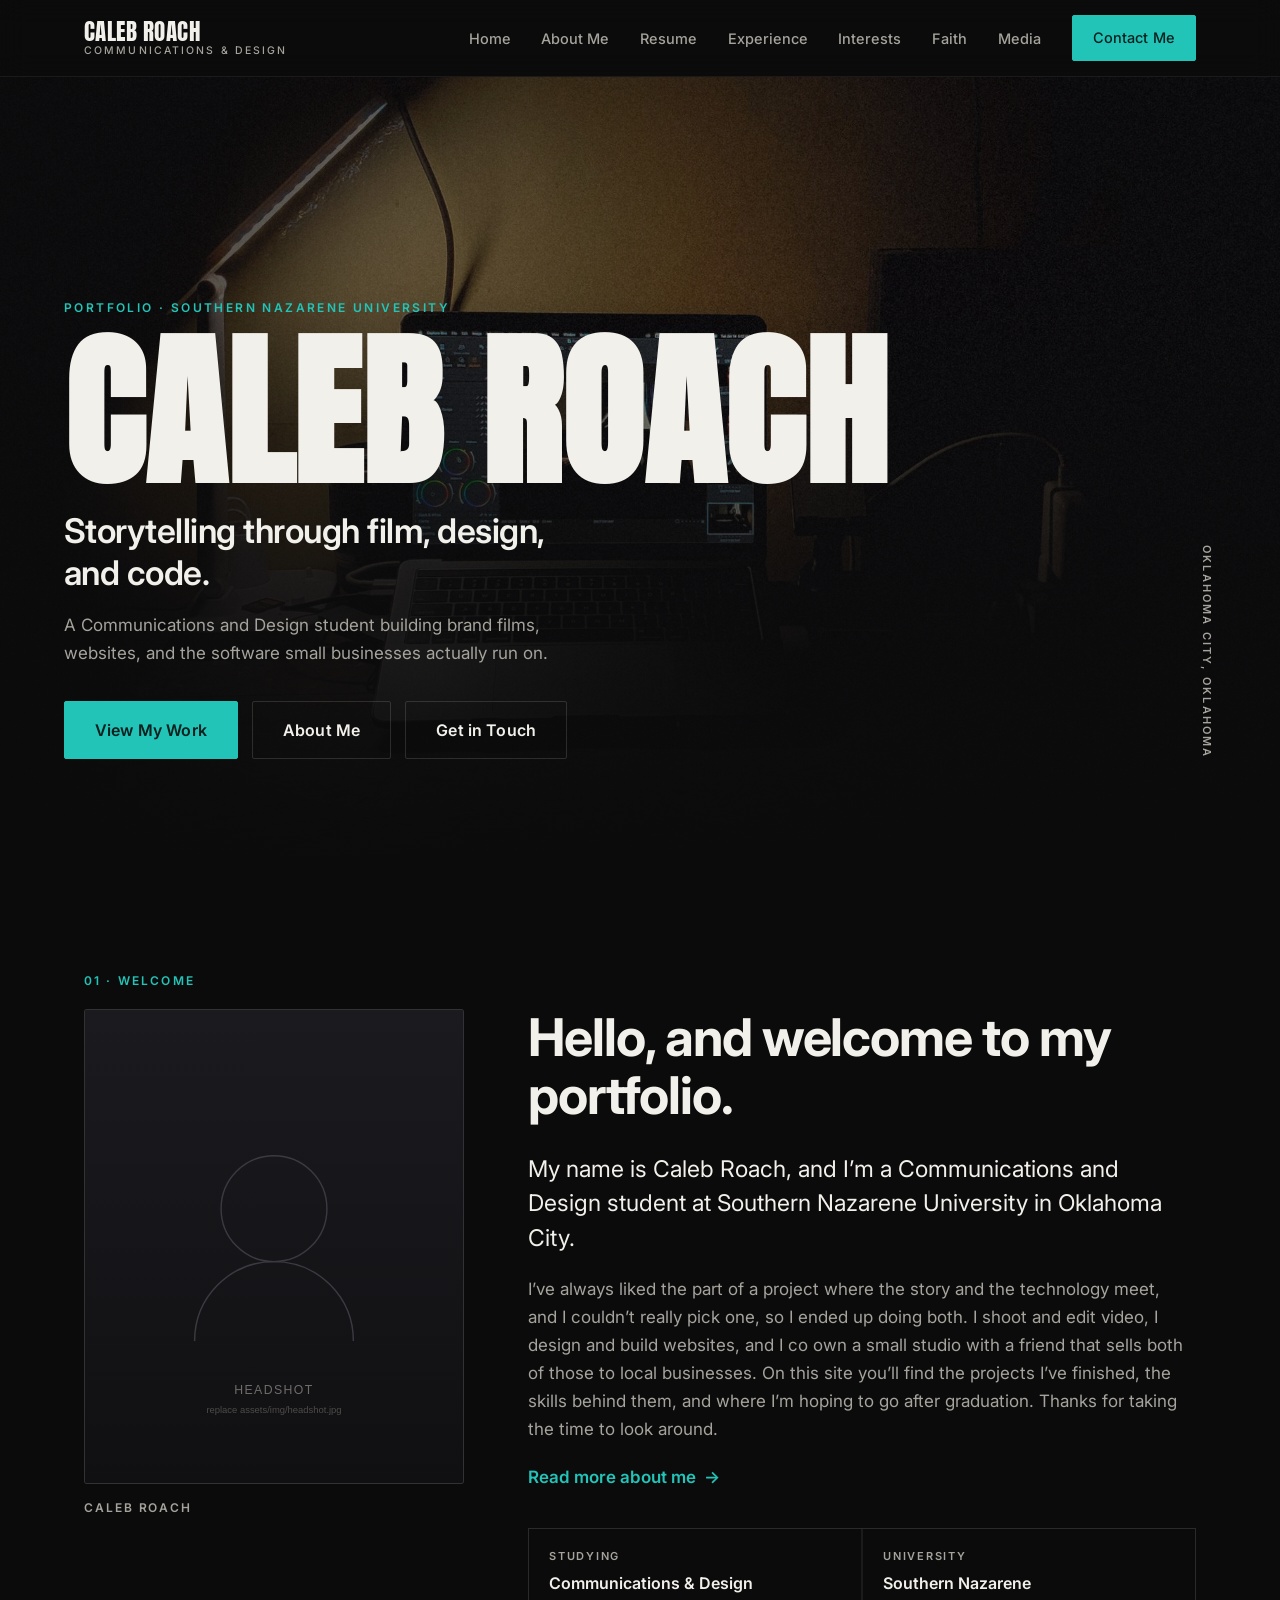
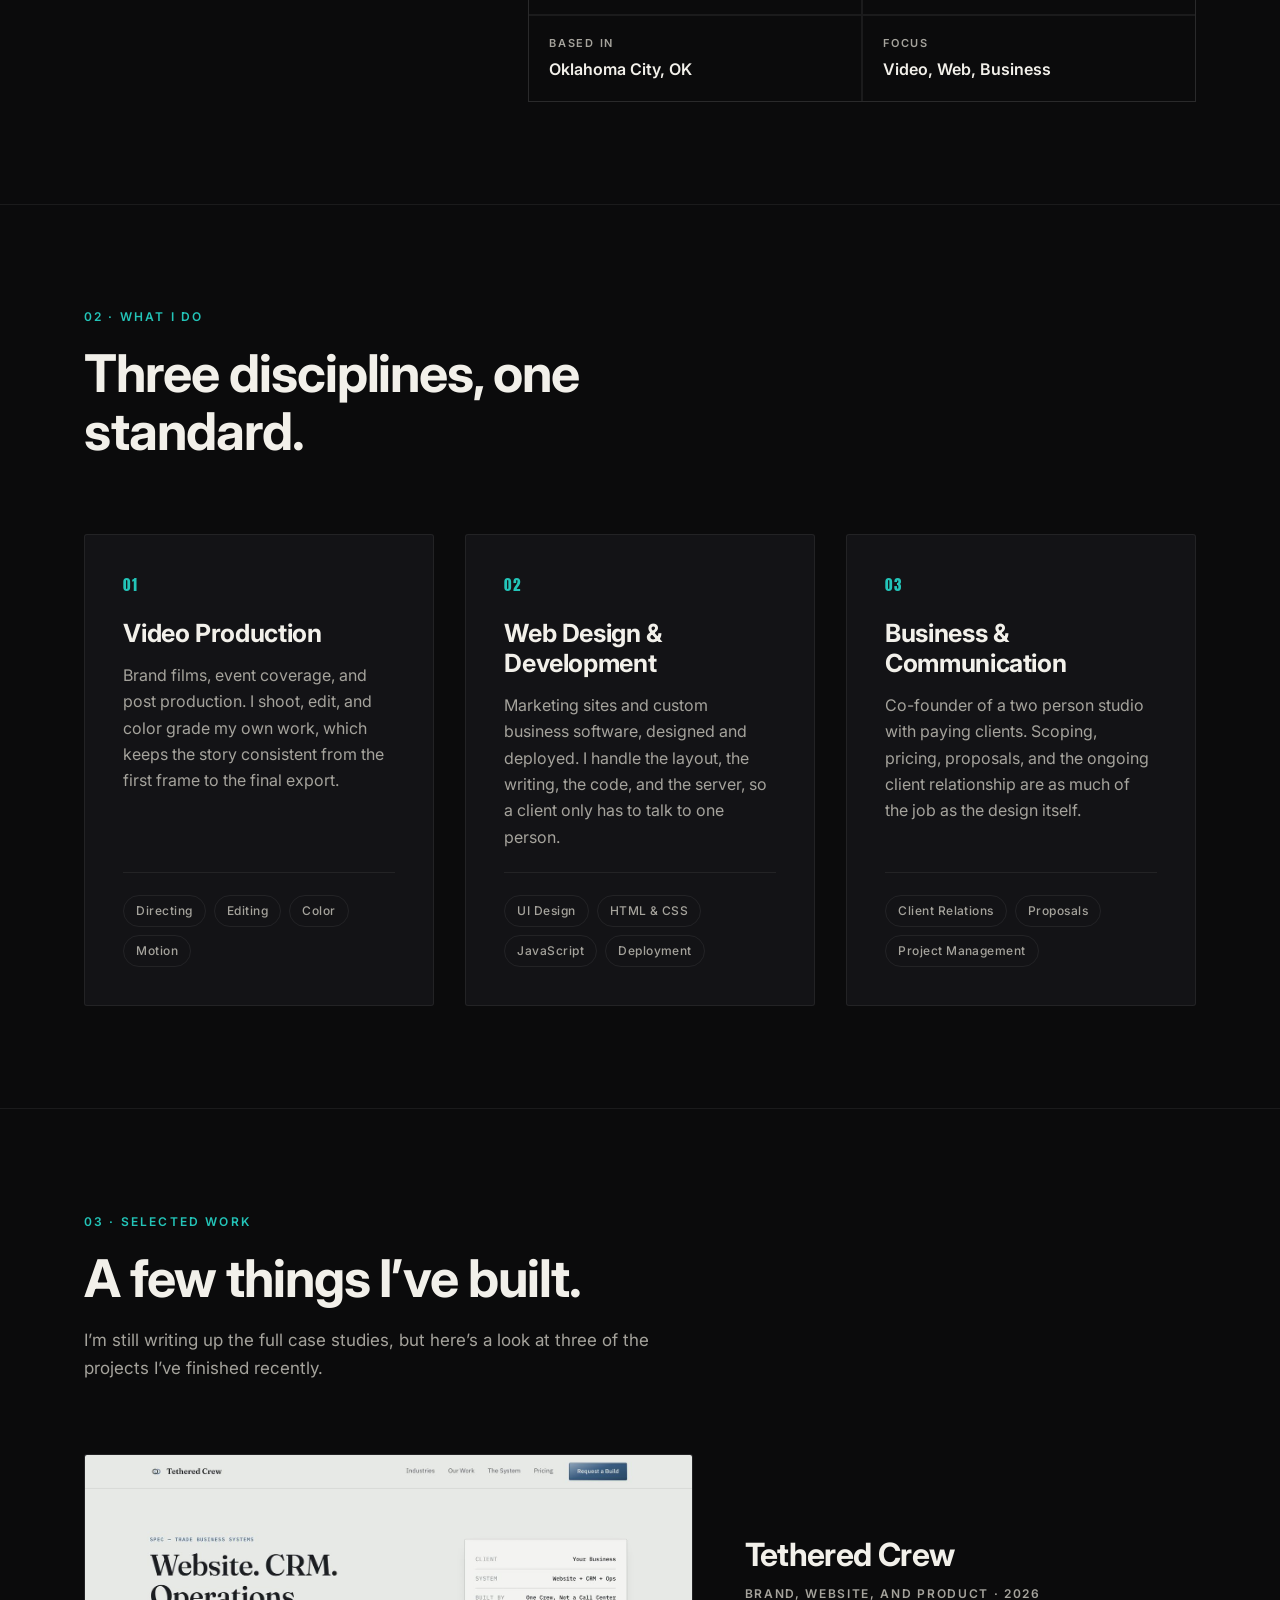
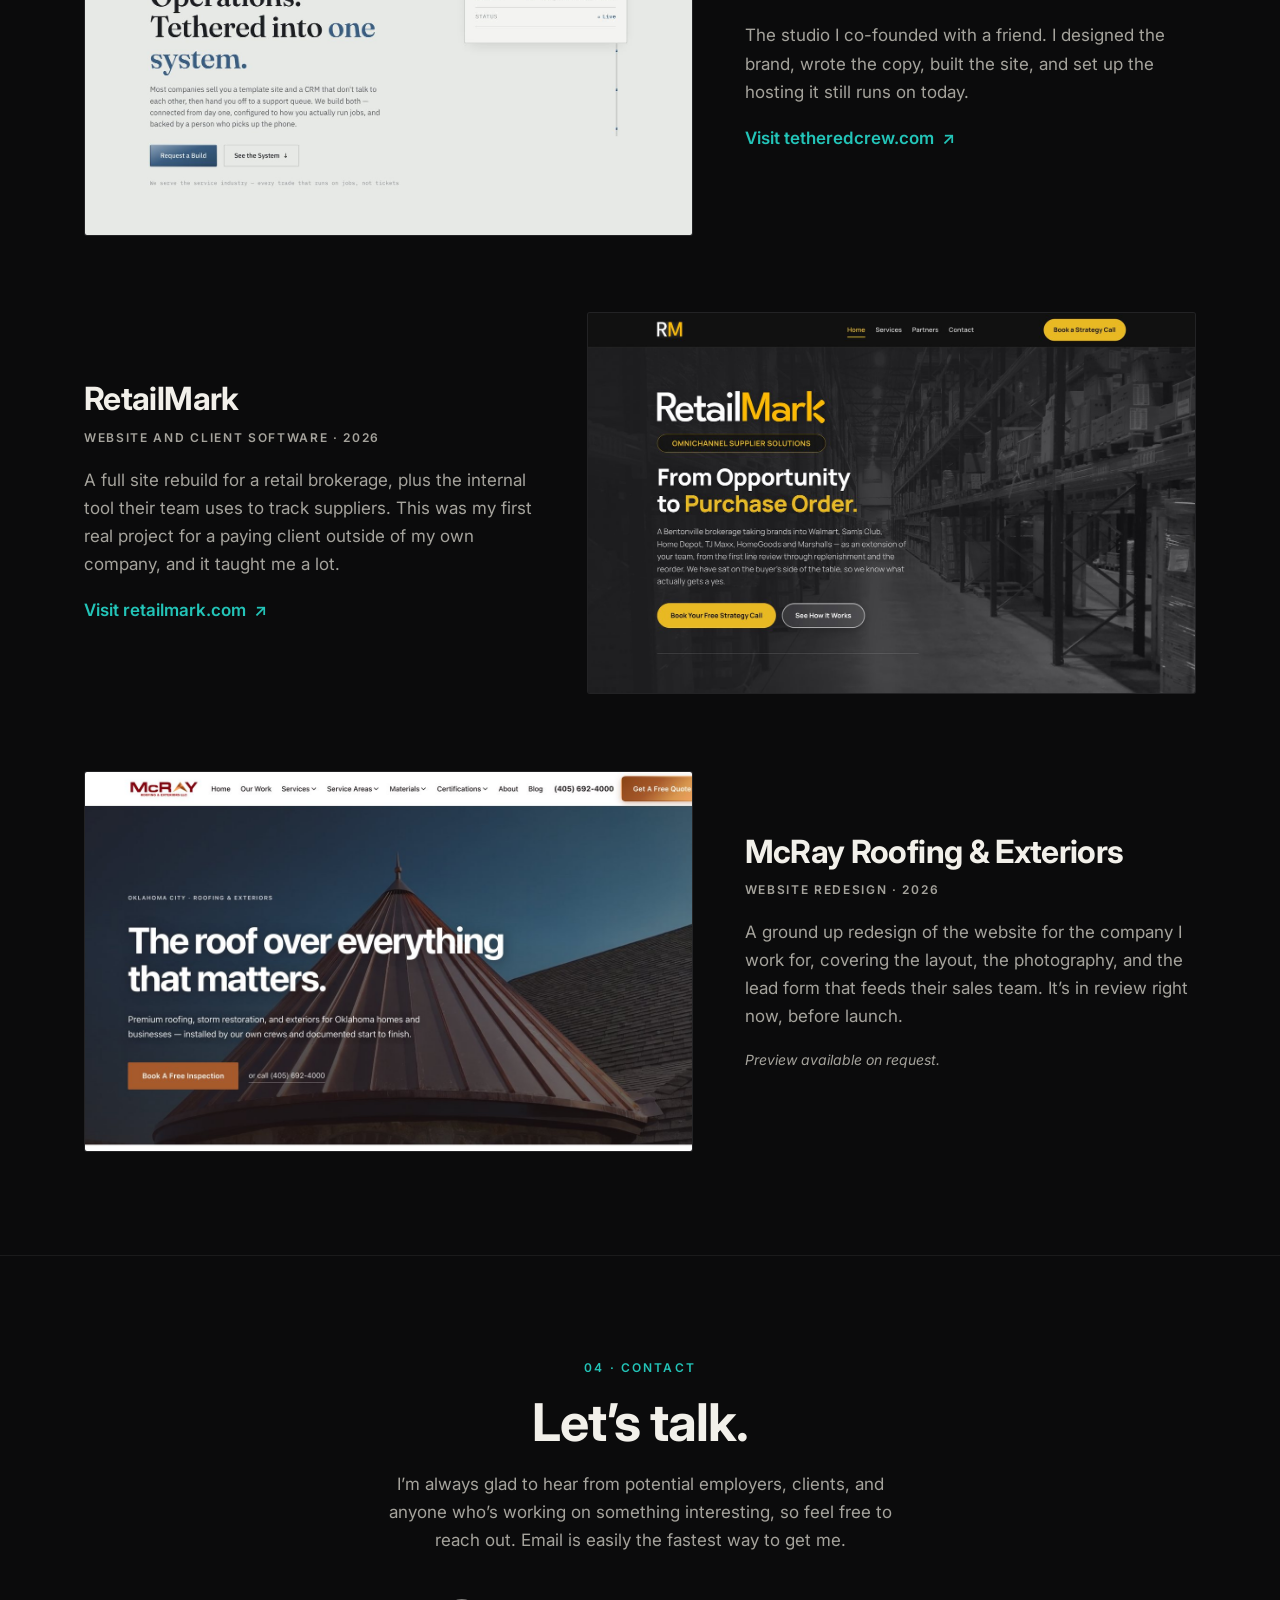
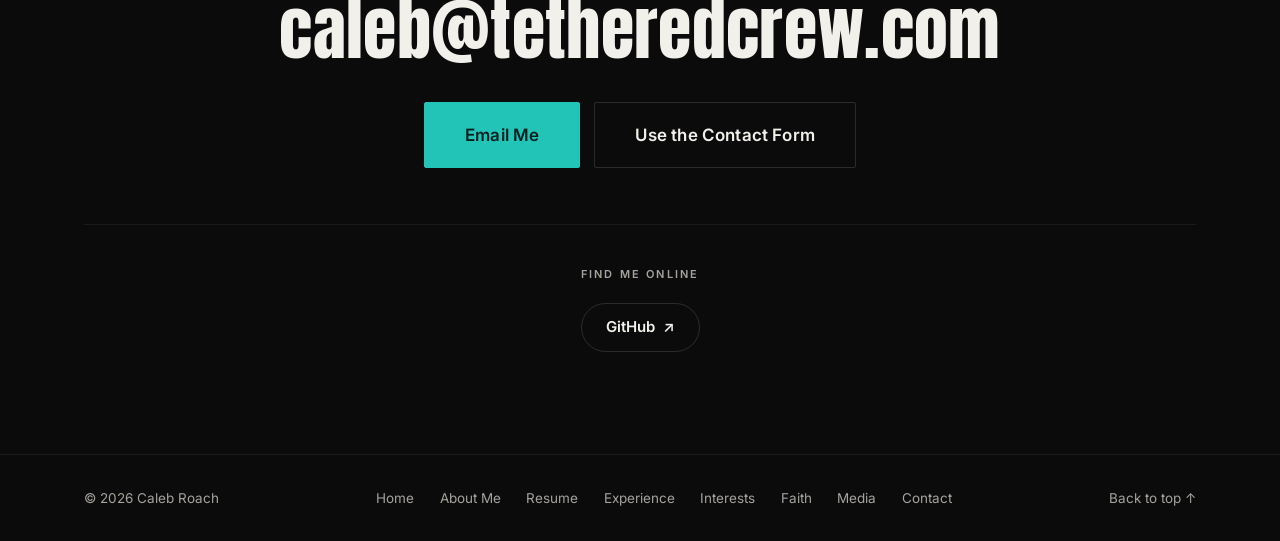
<file: index.html>
<!doctype html>
<html lang="en">
<head>
<meta charset="utf-8">
<meta name="viewport" content="width=device-width, initial-scale=1, viewport-fit=cover">

<title>Caleb Roach | Communications &amp; Design Portfolio</title>
<meta name="description" content="The professional portfolio of Caleb Roach, a Communications and Design student at Southern Nazarene University working in video production, web design, and business.">
<meta name="theme-color" content="#0B0B0C">
<link rel="canonical" href="https://roach-c.github.io/portfolio/">

<meta property="og:title" content="Caleb Roach | Communications &amp; Design Portfolio">
<meta property="og:description" content="Storytelling through film, design, and code. The portfolio of Caleb Roach.">
<meta property="og:type" content="website">
<meta property="og:url" content="https://roach-c.github.io/portfolio/">
<meta property="og:image" content="https://roach-c.github.io/portfolio/assets/img/hero.jpg">

<link rel="preconnect" href="https://fonts.googleapis.com">
<link rel="preconnect" href="https://fonts.gstatic.com" crossorigin>
<link href="https://fonts.googleapis.com/css2?family=Anton&family=Inter:wght@400;500;600;700&display=swap" rel="stylesheet">
<link rel="stylesheet" href="assets/css/style.css">
<script>document.documentElement.classList.add('js');</script>
</head>
<body>

<a class="skip" href="#main">Skip to content</a>

<!-- ===================== HEADER / SITE TITLE + NAV ===================== -->
<header class="site-header" id="top">
  <div class="site-header__inner">

    <a class="brand" href="index.html">
      <span class="brand__name">Caleb Roach</span>
      <span class="brand__role">Communications &amp; Design</span>
    </a>

    <nav class="nav" aria-label="Main">
      <button class="nav__toggle" id="nav-toggle" aria-expanded="false" aria-controls="nav-menu">
        <span class="nav__toggle-bars" aria-hidden="true"></span>
        <span class="nav__toggle-text">Menu</span>
      </button>

      <ul class="nav__menu" id="nav-menu">
        <li><a href="index.html" aria-current="page">Home</a></li>
        <li><a href="about.html">About Me</a></li>
        <li><a href="resume.html">Resume</a></li>
        <li><a href="experience.html">Experience</a></li>
        <li><a href="interests.html">Interests</a></li>
        <li><a href="faith.html">Faith</a></li>
        <li><a href="media.html">Media</a></li>
        <li><a class="btn btn--sm" href="contact.html">Contact Me</a></li>
      </ul>
    </nav>

  </div>
</header>

<main id="main">

<!-- ===================== HERO / BANNER ===================== -->
<section class="hero" aria-labelledby="hero-name">
  <img class="hero__img" src="assets/img/hero.jpg" alt="A darkened studio desk lit by a single lamp, with a laptop running video editing software." fetchpriority="high" width="2000" height="1125">
  <div class="hero__scrim" aria-hidden="true"></div>

  <div class="hero__content">
    <p class="hero__eyebrow">Portfolio &middot; Southern Nazarene University</p>
    <h1 class="hero__name" id="hero-name">Caleb Roach</h1>
    <p class="hero__tagline">Storytelling through film, design, and code.</p>
    <p class="hero__intro">
      A Communications and Design student building brand films, websites, and the
      software small businesses actually run on.
    </p>
    <div class="hero__actions">
      <a class="btn" href="#work">View My Work</a>
      <a class="btn btn--ghost" href="about.html">About Me</a>
      <a class="btn btn--ghost" href="#contact">Get in Touch</a>
    </div>
  </div>

  <div class="hero__location" aria-hidden="true">Oklahoma City, Oklahoma</div>
</section>

<!-- ===================== WELCOME / ABOUT ===================== -->
<section class="about" id="about">
  <div class="wrap">

    <p class="eyebrow" data-reveal>01 &middot; Welcome</p>

    <div class="about__grid">

      <figure class="about__photo" data-reveal>
        <!-- Swap the src below for a real headshot: assets/img/headshot.jpg -->
        <img src="assets/img/headshot-placeholder.svg"
             alt="Portrait of Caleb Roach."
             width="800" height="1000">
        <figcaption>Caleb Roach</figcaption>
      </figure>

      <div class="about__text">
        <h2 class="h2" data-reveal>Hello, and welcome to my portfolio.</h2>

        <p class="lede" data-reveal>
          My name is Caleb Roach, and I&rsquo;m a Communications and Design student at
          Southern Nazarene University in Oklahoma City.
        </p>

        <p data-reveal>
          I&rsquo;ve always liked the part of a project where the story and the technology
          meet, and I couldn&rsquo;t really pick one, so I ended up doing both. I shoot and
          edit video, I design and build websites, and I co own a small studio with a
          friend that sells both of those to local businesses. On this site you&rsquo;ll
          find the projects I&rsquo;ve finished, the skills behind them, and where I&rsquo;m
          hoping to go after graduation. Thanks for taking the time to look around.
        </p>

        <p data-reveal>
          <a class="link" href="about.html">
            Read more about me <span aria-hidden="true">&rarr;</span>
          </a>
        </p>

        <ul class="facts" data-reveal>
          <li><span>Studying</span><b>Communications &amp; Design</b></li>
          <li><span>University</span><b>Southern Nazarene</b></li>
          <li><span>Based in</span><b>Oklahoma City, OK</b></li>
          <li><span>Focus</span><b>Video, Web, Business</b></li>
        </ul>
      </div>

    </div>
  </div>
</section>

<!-- ===================== WHAT I DO ===================== -->
<section class="services" id="what-i-do">
  <div class="wrap">

    <div class="section-head" data-reveal>
      <p class="eyebrow">02 &middot; What I Do</p>
      <h2 class="h2">Three disciplines, one standard.</h2>
    </div>

    <ul class="services__grid">

      <li class="service" data-reveal>
        <span class="service__num">01</span>
        <h3>Video Production</h3>
        <p>
          Brand films, event coverage, and post production. I shoot, edit, and
          color grade my own work, which keeps the story consistent from the
          first frame to the final export.
        </p>
        <ul class="tags">
          <li>Directing</li><li>Editing</li><li>Color</li><li>Motion</li>
        </ul>
      </li>

      <li class="service" data-reveal>
        <span class="service__num">02</span>
        <h3>Web Design &amp; Development</h3>
        <p>
          Marketing sites and custom business software, designed and deployed.
          I handle the layout, the writing, the code, and the server, so a
          client only has to talk to one person.
        </p>
        <ul class="tags">
          <li>UI Design</li><li>HTML &amp; CSS</li><li>JavaScript</li><li>Deployment</li>
        </ul>
      </li>

      <li class="service" data-reveal>
        <span class="service__num">03</span>
        <h3>Business &amp; Communication</h3>
        <p>
          Co-founder of a two person studio with paying clients. Scoping,
          pricing, proposals, and the ongoing client relationship are as much
          of the job as the design itself.
        </p>
        <ul class="tags">
          <li>Client Relations</li><li>Proposals</li><li>Project Management</li>
        </ul>
      </li>

    </ul>
  </div>
</section>

<!-- ===================== SELECTED WORK ===================== -->
<section class="work" id="work">
  <div class="wrap">

    <div class="section-head" data-reveal>
      <p class="eyebrow">03 &middot; Selected Work</p>
      <h2 class="h2">A few things I&rsquo;ve built.</h2>
      <p class="section-head__note">
        I&rsquo;m still writing up the full case studies, but here&rsquo;s a look at three
        of the projects I&rsquo;ve finished recently.
      </p>
    </div>

    <ul class="work__list">

      <li class="project" data-reveal>
        <a class="project__media" href="https://tetheredcrew.com" target="_blank" rel="noopener">
          <img src="assets/img/work-tetheredcrew.jpg" alt="Home page of the Tethered Crew website." loading="lazy" width="1400" height="875">
        </a>
        <div class="project__body">
          <h3>Tethered Crew</h3>
          <p class="project__role">Brand, Website, and Product &middot; 2026</p>
          <p>
            The studio I co-founded with a friend. I designed the brand, wrote the
            copy, built the site, and set up the hosting it still runs on today.
          </p>
          <a class="link" href="https://tetheredcrew.com" target="_blank" rel="noopener">
            Visit tetheredcrew.com <span aria-hidden="true">&#8599;</span>
          </a>
        </div>
      </li>

      <li class="project" data-reveal>
        <a class="project__media" href="https://retailmark.com" target="_blank" rel="noopener">
          <img src="assets/img/work-retailmark.jpg" alt="Home page of the RetailMark website." loading="lazy" width="1400" height="875">
        </a>
        <div class="project__body">
          <h3>RetailMark</h3>
          <p class="project__role">Website and Client Software &middot; 2026</p>
          <p>
            A full site rebuild for a retail brokerage, plus the internal tool their
            team uses to track suppliers. This was my first real project for a paying
            client outside of my own company, and it taught me a lot.
          </p>
          <a class="link" href="https://retailmark.com" target="_blank" rel="noopener">
            Visit retailmark.com <span aria-hidden="true">&#8599;</span>
          </a>
        </div>
      </li>

      <li class="project" data-reveal>
        <div class="project__media project__media--static">
          <img src="assets/img/work-mcray.jpg" alt="Home page of the McRay Roofing website redesign." loading="lazy" width="1400" height="875">
        </div>
        <div class="project__body">
          <h3>McRay Roofing &amp; Exteriors</h3>
          <p class="project__role">Website Redesign &middot; 2026</p>
          <p>
            A ground up redesign of the website for the company I work for, covering
            the layout, the photography, and the lead form that feeds their sales
            team. It&rsquo;s in review right now, before launch.
          </p>
          <p class="project__note">Preview available on request.</p>
        </div>
      </li>

    </ul>
  </div>
</section>

<!-- ===================== CONTACT ===================== -->
<section class="contact" id="contact">
  <div class="wrap">

    <p class="eyebrow" data-reveal>04 &middot; Contact</p>
    <h2 class="h2 contact__head" data-reveal>Let&rsquo;s talk.</h2>
    <p class="contact__note" data-reveal>
      I&rsquo;m always glad to hear from potential employers, clients, and anyone who&rsquo;s
      working on something interesting, so feel free to reach out. Email is easily
      the fastest way to get me.
    </p>

    <a class="contact__mail" href="mailto:caleb@tetheredcrew.com" data-reveal>caleb@tetheredcrew.com</a>

    <div class="ahead__actions" data-reveal>
      <a class="btn btn--lg" href="mailto:caleb@tetheredcrew.com">Email Me</a>
      <a class="btn btn--lg btn--ghost" href="contact.html">Use the Contact Form</a>
    </div>

    <div class="social" data-reveal>
      <p class="social__label">Find me online</p>
      <ul class="social__list">
        <li>
          <a href="https://github.com/roach-c" target="_blank" rel="noopener">
            GitHub <span aria-hidden="true">&#8599;</span>
          </a>
        </li>
        <!-- LINKEDIN: paste your profile URL in the href, then delete this comment
             and the two comment markers around the list item below.
        <li>
          <a href="https://www.linkedin.com/in/YOUR-PROFILE" target="_blank" rel="noopener">
            LinkedIn <span aria-hidden="true">&#8599;</span>
          </a>
        </li>
        -->
      </ul>
    </div>

  </div>
</section>

</main>

<footer class="foot">
  <div class="wrap foot__inner">
    <span>&copy; <span id="year">2026</span> Caleb Roach</span>
    <nav class="foot__nav" aria-label="Footer">
      <a href="index.html">Home</a>
      <a href="about.html">About Me</a>
      <a href="resume.html">Resume</a>
      <a href="experience.html">Experience</a>
      <a href="interests.html">Interests</a>
      <a href="faith.html">Faith</a>
      <a href="media.html">Media</a>
      <a href="contact.html">Contact</a>
    </nav>
    <a href="#top">Back to top <span aria-hidden="true">&#8593;</span></a>
  </div>
</footer>

<script src="assets/js/main.js"></script>
</body>
</html>
</file>
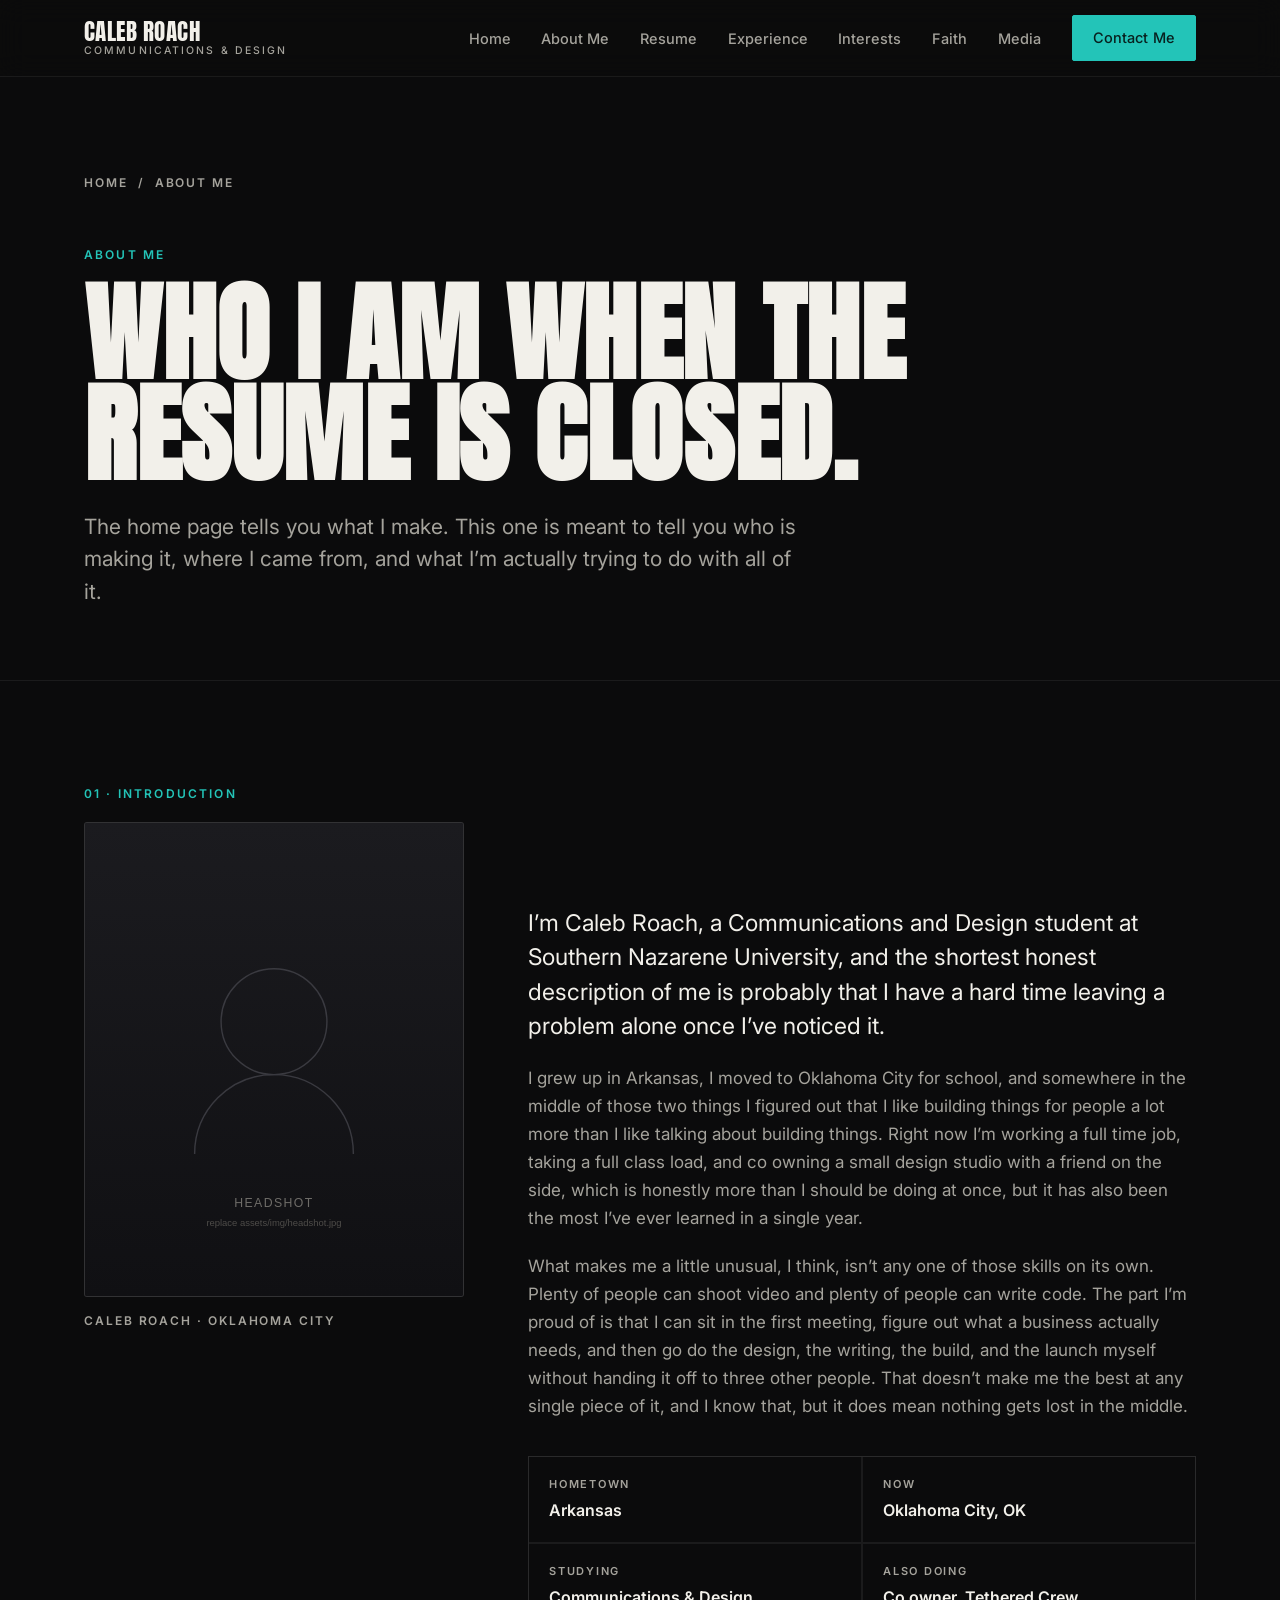
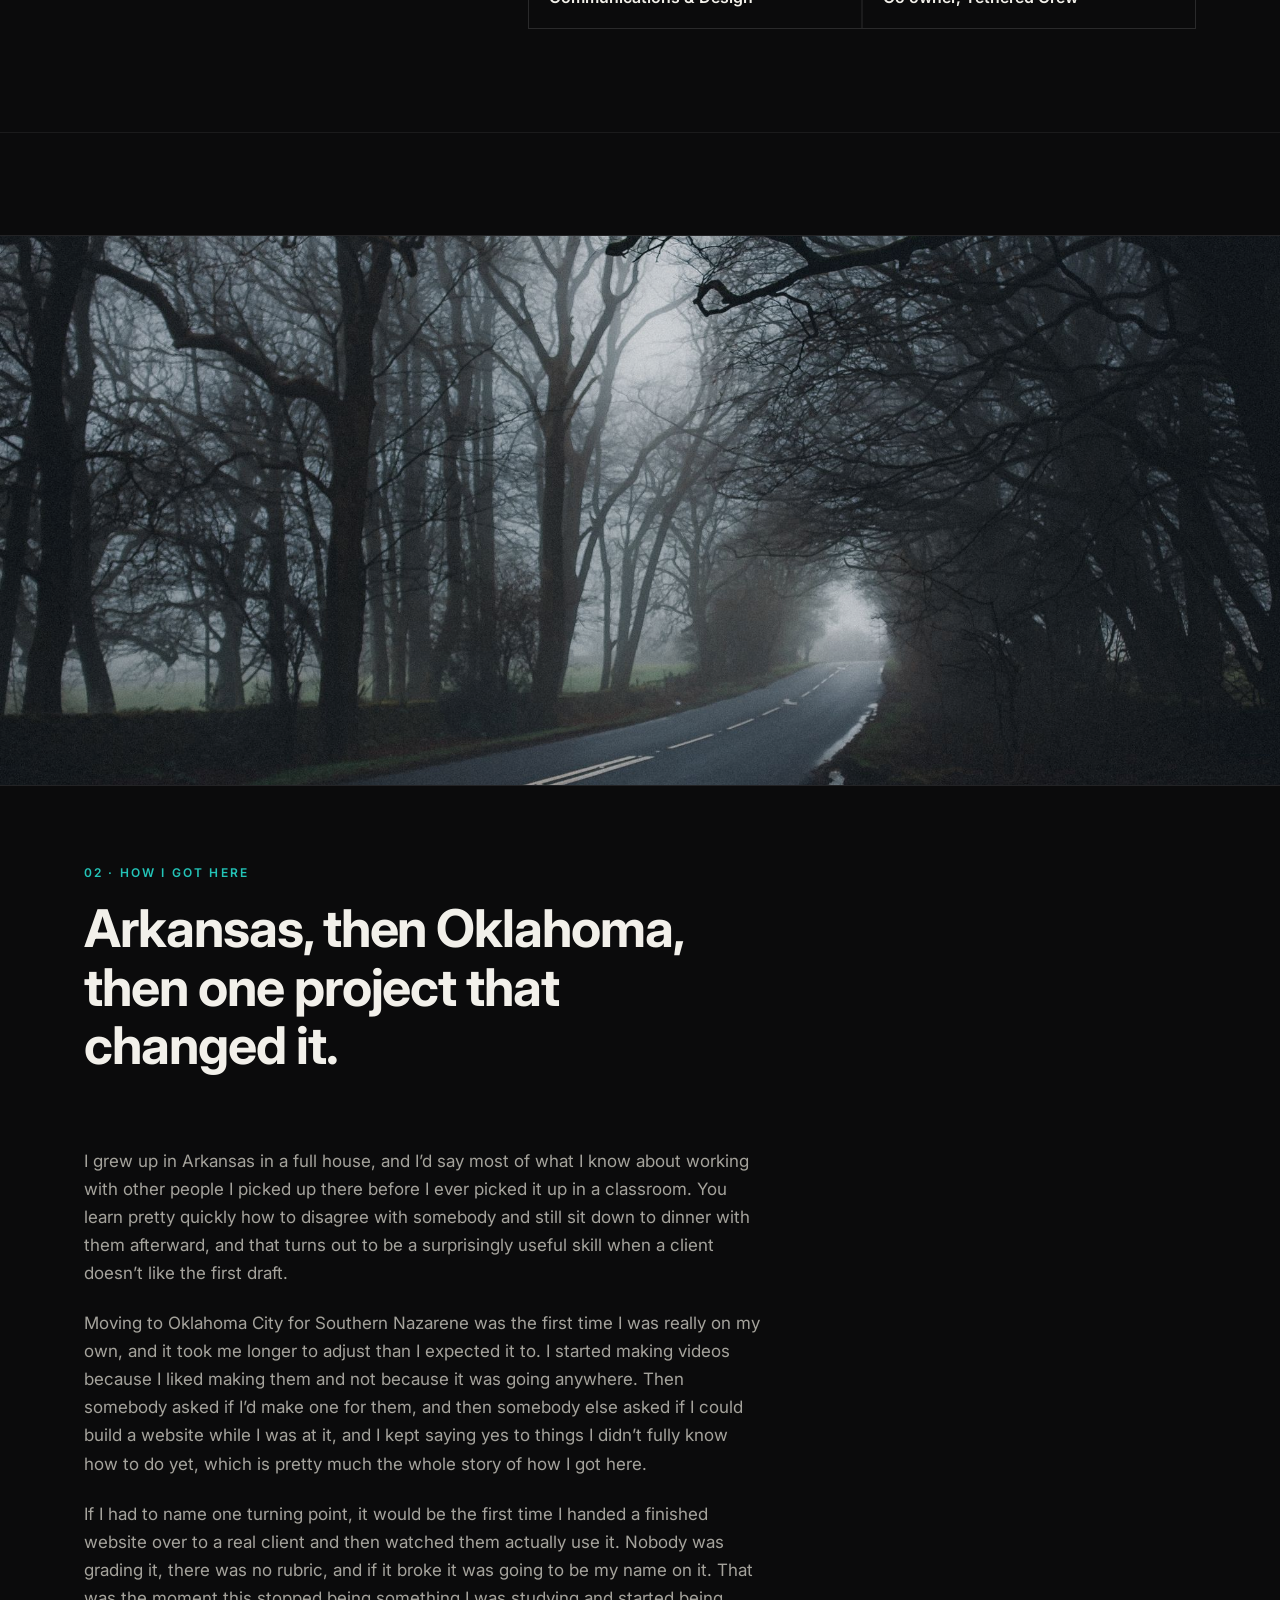
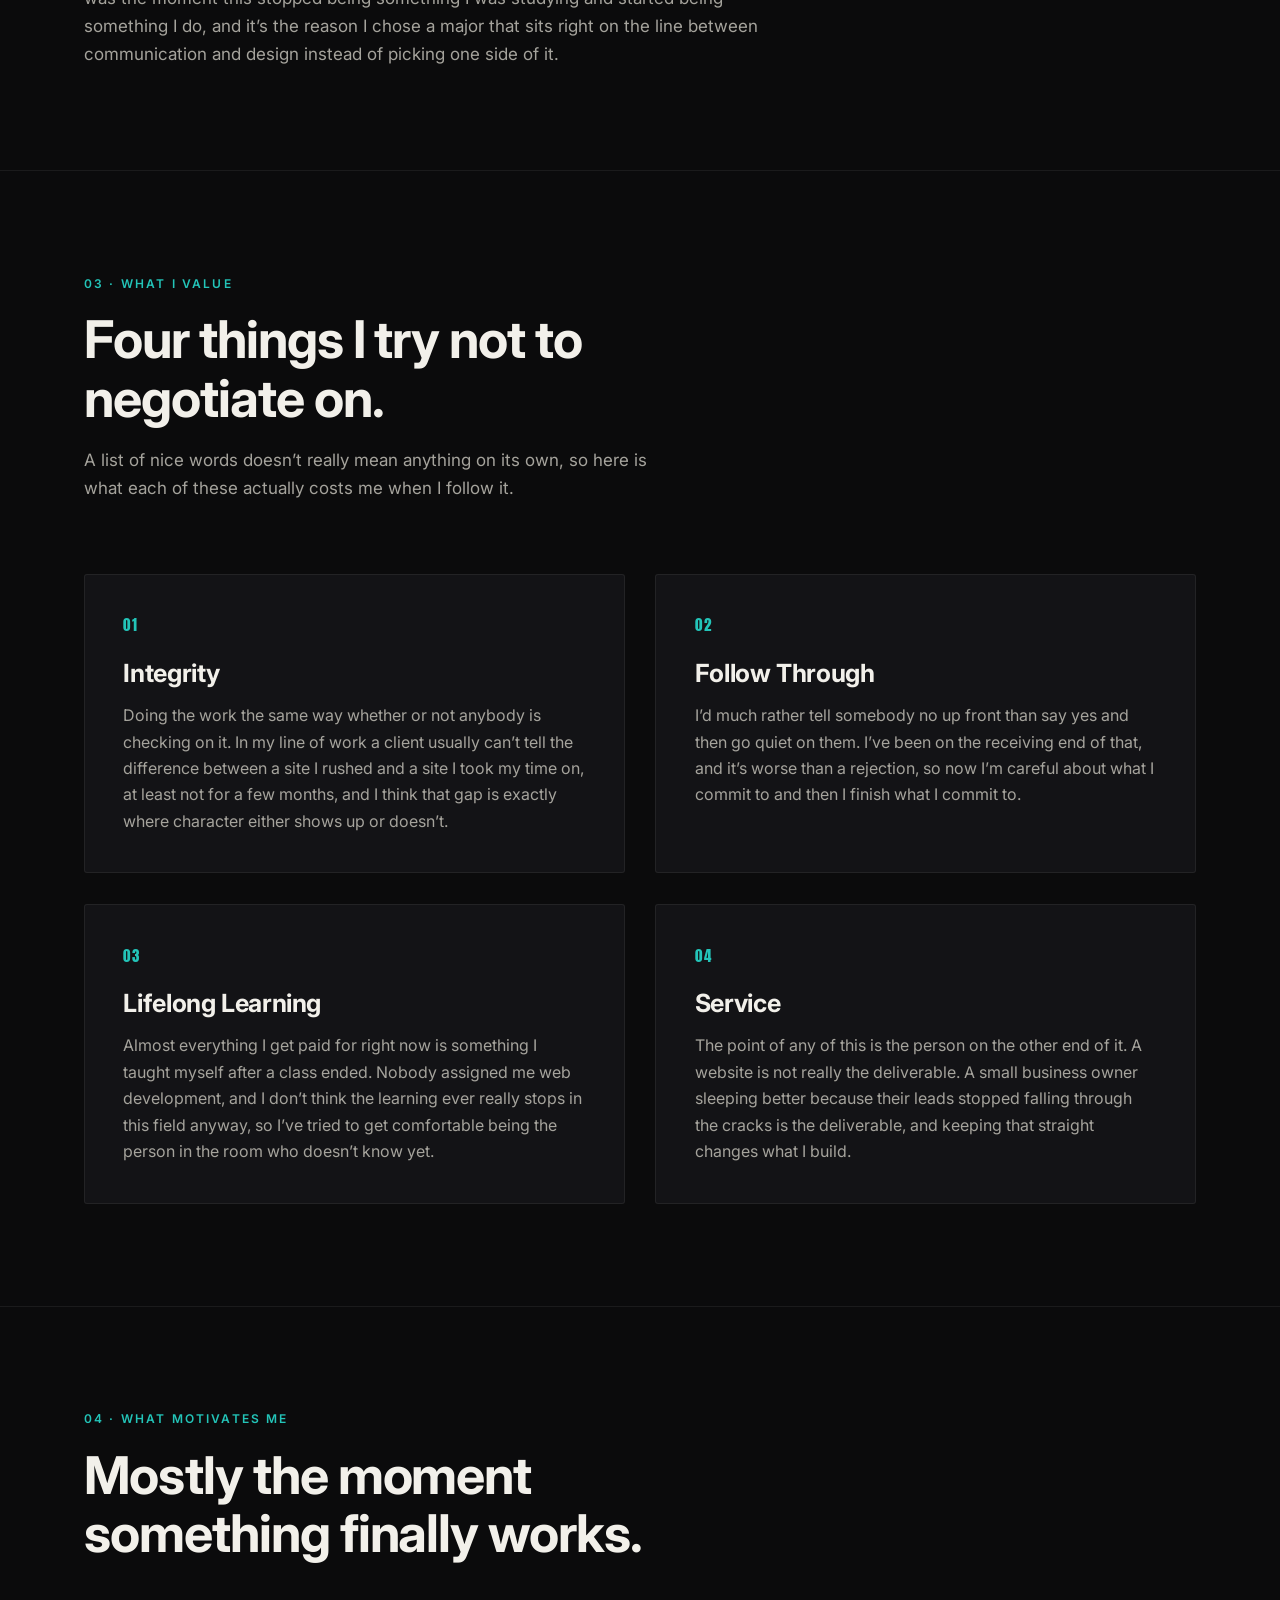
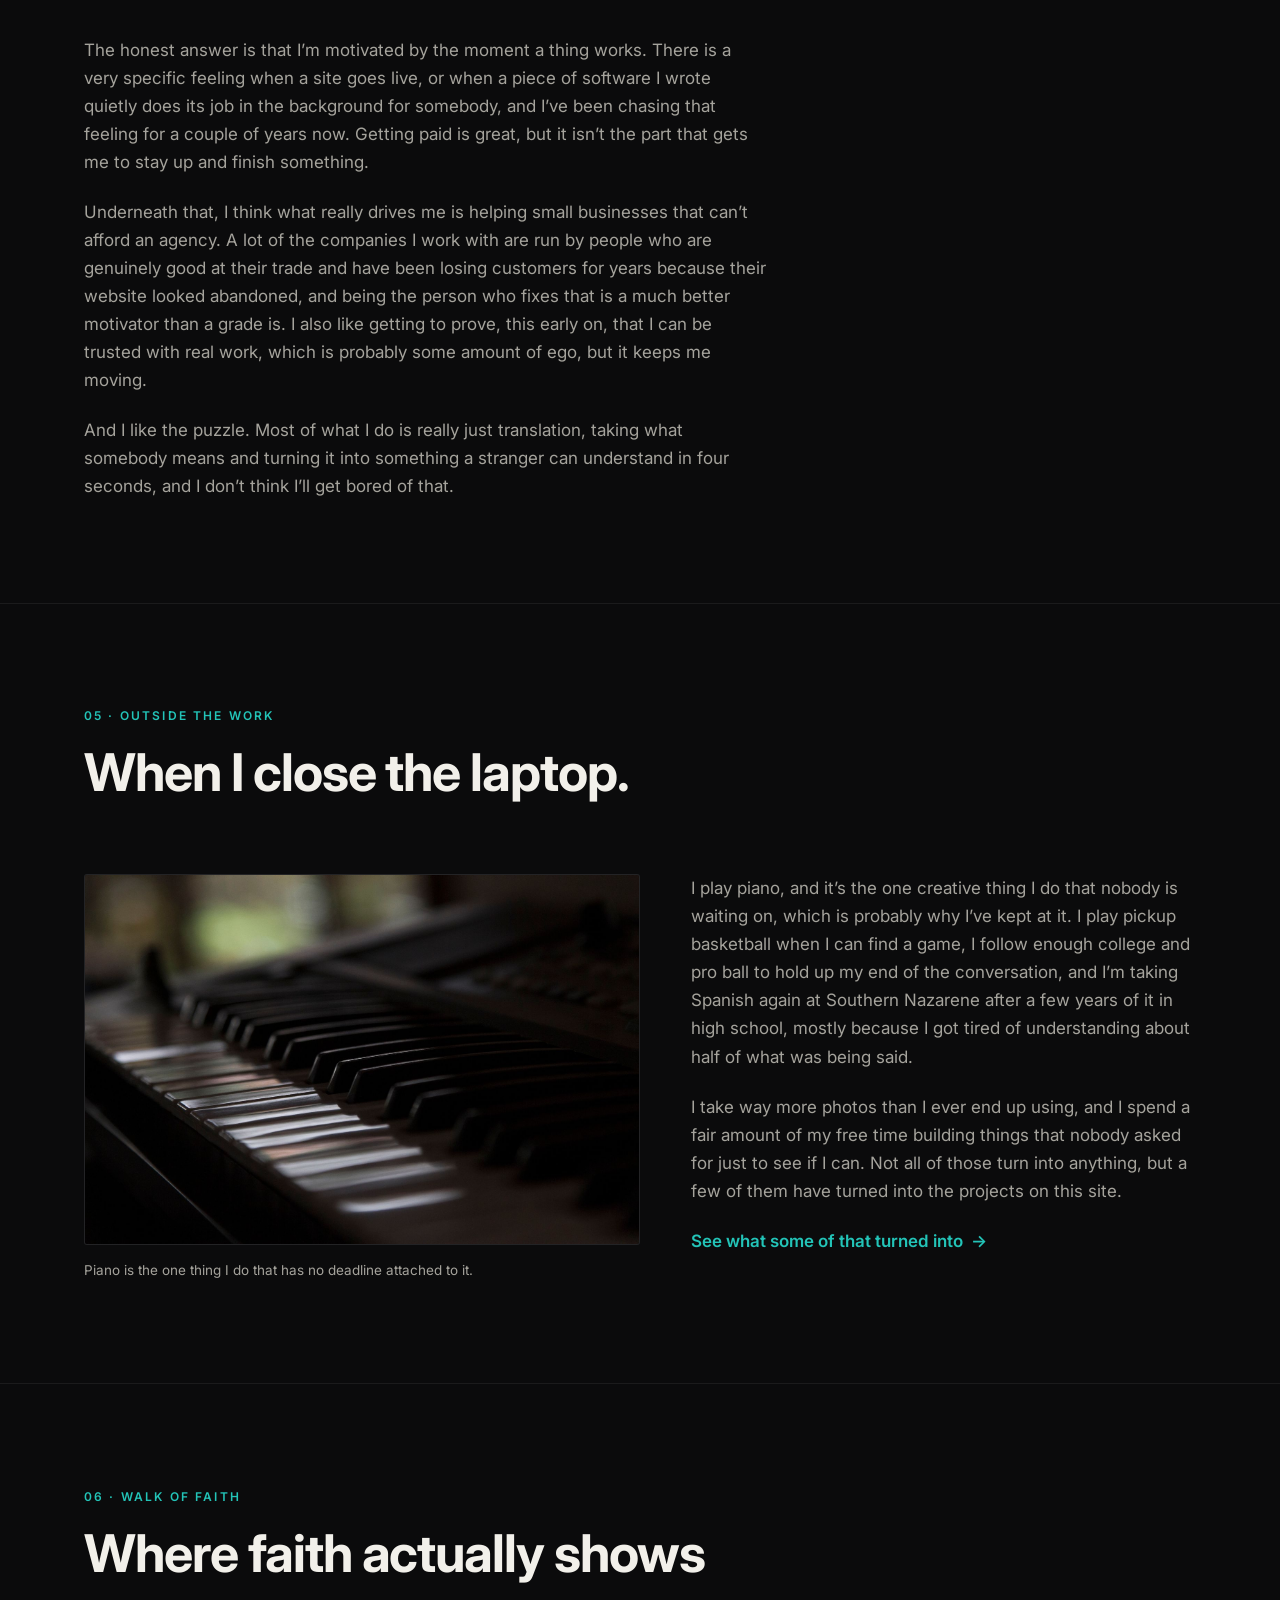
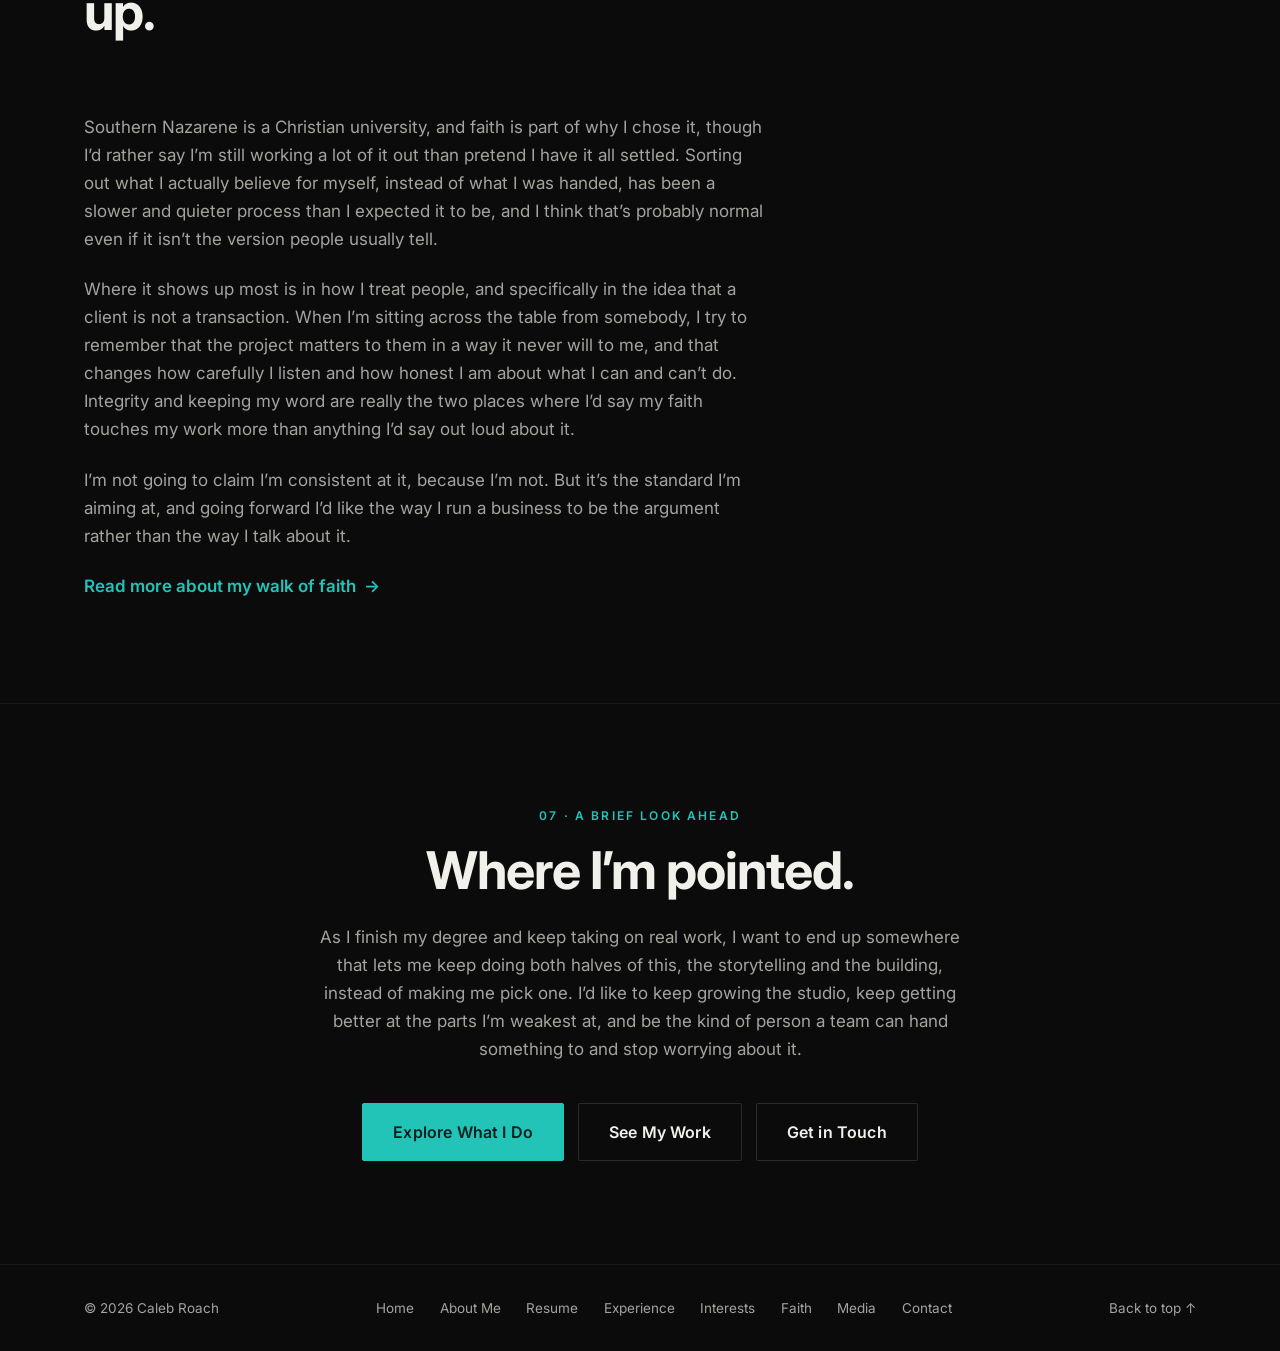
<file: about.html>
<!doctype html>
<html lang="en">
<head>
<meta charset="utf-8">
<meta name="viewport" content="width=device-width, initial-scale=1, viewport-fit=cover">

<title>About Me | Caleb Roach</title>
<meta name="description" content="Who Caleb Roach is beyond the resume: growing up in Arkansas, the values behind the work, what keeps him motivated, his interests, and his walk of faith at Southern Nazarene University.">
<meta name="theme-color" content="#0B0B0C">
<link rel="canonical" href="https://roach-c.github.io/portfolio/about.html">

<meta property="og:title" content="About Me | Caleb Roach">
<meta property="og:description" content="Who I am beyond the resume: where I grew up, what I value, and what keeps me building.">
<meta property="og:type" content="profile">
<meta property="og:url" content="https://roach-c.github.io/portfolio/about.html">
<meta property="og:image" content="https://roach-c.github.io/portfolio/assets/img/about-road.jpg">

<link rel="preconnect" href="https://fonts.googleapis.com">
<link rel="preconnect" href="https://fonts.gstatic.com" crossorigin>
<link href="https://fonts.googleapis.com/css2?family=Anton&family=Inter:wght@400;500;600;700&display=swap" rel="stylesheet">
<link rel="stylesheet" href="assets/css/style.css">
<script>document.documentElement.classList.add('js');</script>
</head>
<body>

<a class="skip" href="#main">Skip to content</a>

<!-- ===================== HEADER / SITE TITLE + NAV ===================== -->
<header class="site-header" id="top">
  <div class="site-header__inner">

    <a class="brand" href="index.html">
      <span class="brand__name">Caleb Roach</span>
      <span class="brand__role">Communications &amp; Design</span>
    </a>

    <nav class="nav" aria-label="Main">
      <button class="nav__toggle" id="nav-toggle" aria-expanded="false" aria-controls="nav-menu">
        <span class="nav__toggle-bars" aria-hidden="true"></span>
        <span class="nav__toggle-text">Menu</span>
      </button>

      <ul class="nav__menu" id="nav-menu">
        <li><a href="index.html">Home</a></li>
        <li><a href="about.html" aria-current="page">About Me</a></li>
        <li><a href="resume.html">Resume</a></li>
        <li><a href="experience.html">Experience</a></li>
        <li><a href="interests.html">Interests</a></li>
        <li><a href="faith.html">Faith</a></li>
        <li><a href="media.html">Media</a></li>
        <li><a class="btn btn--sm" href="contact.html">Contact Me</a></li>
      </ul>
    </nav>

  </div>
</header>

<main id="main">

<!-- ===================== PAGE HEADER ===================== -->
<section class="page-head">
  <div class="wrap">
    <nav class="crumbs" aria-label="Breadcrumb">
      <a href="index.html">Home</a>
      <span aria-hidden="true">/</span>
      <span>About Me</span>
    </nav>

    <p class="eyebrow">About Me</p>
    <h1 class="page-head__title">Who I am when the<br>resume is closed.</h1>
    <p class="page-head__lede">
      The home page tells you what I make. This one is meant to tell you who is
      making it, where I came from, and what I&rsquo;m actually trying to do with all
      of it.
    </p>
  </div>
</section>

<!-- ===================== 01 · INTRODUCTION ===================== -->
<section class="about" id="intro">
  <div class="wrap">

    <p class="eyebrow" data-reveal>01 &middot; Introduction</p>

    <div class="about__grid">

      <figure class="about__photo" data-reveal>
        <!-- Swap the src below for a real headshot: assets/img/headshot.jpg -->
        <img src="assets/img/headshot-placeholder.svg"
             alt="Portrait of Caleb Roach."
             width="800" height="1000">
        <figcaption>Caleb Roach &middot; Oklahoma City</figcaption>
      </figure>

      <div class="about__text">
        <h2 class="h2" data-reveal>Nice to meet you properly.</h2>

        <p class="lede" data-reveal>
          I&rsquo;m Caleb Roach, a Communications and Design student at Southern
          Nazarene University, and the shortest honest description of me is
          probably that I have a hard time leaving a problem alone once I&rsquo;ve
          noticed it.
        </p>

        <p data-reveal>
          I grew up in Arkansas, I moved to Oklahoma City for school, and somewhere
          in the middle of those two things I figured out that I like building
          things for people a lot more than I like talking about building things.
          Right now I&rsquo;m working a full time job, taking a full class load, and
          co owning a small design studio with a friend on the side, which is
          honestly more than I should be doing at once, but it has also been the
          most I&rsquo;ve ever learned in a single year.
        </p>

        <p data-reveal>
          What makes me a little unusual, I think, isn&rsquo;t any one of those skills
          on its own. Plenty of people can shoot video and plenty of people can
          write code. The part I&rsquo;m proud of is that I can sit in the first meeting,
          figure out what a business actually needs, and then go do the design, the
          writing, the build, and the launch myself without handing it off to three
          other people. That doesn&rsquo;t make me the best at any single piece of it,
          and I know that, but it does mean nothing gets lost in the middle.
        </p>

        <ul class="facts" data-reveal>
          <li><span>Hometown</span><b>Arkansas</b></li>
          <li><span>Now</span><b>Oklahoma City, OK</b></li>
          <li><span>Studying</span><b>Communications &amp; Design</b></li>
          <li><span>Also doing</span><b>Co owner, Tethered Crew</b></li>
        </ul>
      </div>

    </div>
  </div>
</section>

<!-- ===================== 02 · STORY / BACKGROUND ===================== -->
<section class="story" id="story">

  <figure class="story__banner" data-reveal>
    <img src="assets/img/about-road.jpg"
         alt="An empty two lane road running through bare trees into morning fog."
         loading="lazy" width="2000" height="1335">
  </figure>

  <div class="wrap">
    <div class="story__body">

      <div class="section-head" data-reveal>
        <p class="eyebrow">02 &middot; How I Got Here</p>
        <h2 class="h2">Arkansas, then Oklahoma, then one project that changed it.</h2>
      </div>

      <div class="prose">
        <p data-reveal>
          I grew up in Arkansas in a full house, and I&rsquo;d say most of what I know
          about working with other people I picked up there before I ever picked it
          up in a classroom. You learn pretty quickly how to disagree with somebody
          and still sit down to dinner with them afterward, and that turns out to be
          a surprisingly useful skill when a client doesn&rsquo;t like the first draft.
        </p>

        <p data-reveal>
          Moving to Oklahoma City for Southern Nazarene was the first time I was
          really on my own, and it took me longer to adjust than I expected it to. I
          started making videos because I liked making them and not because it was
          going anywhere. Then somebody asked if I&rsquo;d make one for them, and then
          somebody else asked if I could build a website while I was at it, and I
          kept saying yes to things I didn&rsquo;t fully know how to do yet, which is
          pretty much the whole story of how I got here.
        </p>

        <p data-reveal>
          If I had to name one turning point, it would be the first time I handed a
          finished website over to a real client and then watched them actually use
          it. Nobody was grading it, there was no rubric, and if it broke it was
          going to be my name on it. That was the moment this stopped being something
          I was studying and started being something I do, and it&rsquo;s the reason I
          chose a major that sits right on the line between communication and design
          instead of picking one side of it.
        </p>
      </div>

    </div>
  </div>
</section>

<!-- ===================== 03 · VALUES ===================== -->
<section class="values" id="values">
  <div class="wrap">

    <div class="section-head" data-reveal>
      <p class="eyebrow">03 &middot; What I Value</p>
      <h2 class="h2">Four things I try not to negotiate on.</h2>
      <p class="section-head__note">
        A list of nice words doesn&rsquo;t really mean anything on its own, so here is
        what each of these actually costs me when I follow it.
      </p>
    </div>

    <ul class="values__grid">

      <li class="value" data-reveal>
        <span class="value__num">01</span>
        <h3>Integrity</h3>
        <p>
          Doing the work the same way whether or not anybody is checking on it. In
          my line of work a client usually can&rsquo;t tell the difference between a site
          I rushed and a site I took my time on, at least not for a few months, and
          I think that gap is exactly where character either shows up or doesn&rsquo;t.
        </p>
      </li>

      <li class="value" data-reveal>
        <span class="value__num">02</span>
        <h3>Follow Through</h3>
        <p>
          I&rsquo;d much rather tell somebody no up front than say yes and then go
          quiet on them. I&rsquo;ve been on the receiving end of that, and it&rsquo;s worse
          than a rejection, so now I&rsquo;m careful about what I commit to and then I
          finish what I commit to.
        </p>
      </li>

      <li class="value" data-reveal>
        <span class="value__num">03</span>
        <h3>Lifelong Learning</h3>
        <p>
          Almost everything I get paid for right now is something I taught myself
          after a class ended. Nobody assigned me web development, and I don&rsquo;t
          think the learning ever really stops in this field anyway, so I&rsquo;ve tried
          to get comfortable being the person in the room who doesn&rsquo;t know yet.
        </p>
      </li>

      <li class="value" data-reveal>
        <span class="value__num">04</span>
        <h3>Service</h3>
        <p>
          The point of any of this is the person on the other end of it. A website
          is not really the deliverable. A small business owner sleeping better
          because their leads stopped falling through the cracks is the
          deliverable, and keeping that straight changes what I build.
        </p>
      </li>

    </ul>
  </div>
</section>

<!-- ===================== 04 · MOTIVATION ===================== -->
<section class="motivation" id="motivation">
  <div class="wrap">

    <div class="section-head" data-reveal>
      <p class="eyebrow">04 &middot; What Motivates Me</p>
      <h2 class="h2">Mostly the moment something finally works.</h2>
    </div>

    <div class="prose">
      <p data-reveal>
        The honest answer is that I&rsquo;m motivated by the moment a thing works. There
        is a very specific feeling when a site goes live, or when a piece of software
        I wrote quietly does its job in the background for somebody, and I&rsquo;ve been
        chasing that feeling for a couple of years now. Getting paid is great, but it
        isn&rsquo;t the part that gets me to stay up and finish something.
      </p>

      <p data-reveal>
        Underneath that, I think what really drives me is helping small businesses
        that can&rsquo;t afford an agency. A lot of the companies I work with are run by
        people who are genuinely good at their trade and have been losing customers
        for years because their website looked abandoned, and being the person who
        fixes that is a much better motivator than a grade is. I also like getting
        to prove, this early on, that I can be trusted with real work, which is
        probably some amount of ego, but it keeps me moving.
      </p>

      <p data-reveal>
        And I like the puzzle. Most of what I do is really just translation, taking
        what somebody means and turning it into something a stranger can understand
        in four seconds, and I don&rsquo;t think I&rsquo;ll get bored of that.
      </p>
    </div>

  </div>
</section>

<!-- ===================== 05 · INTERESTS ===================== -->
<section class="interests" id="interests">
  <div class="wrap">

    <div class="section-head" data-reveal>
      <p class="eyebrow">05 &middot; Outside The Work</p>
      <h2 class="h2">When I close the laptop.</h2>
    </div>

    <div class="interests__grid">

      <figure class="interests__photo" data-reveal>
        <img src="assets/img/about-piano.jpg"
             alt="The keys of an upright piano lit from the side in a dark room."
             loading="lazy" width="1600" height="1067">
        <figcaption>Piano is the one thing I do that has no deadline attached to it.</figcaption>
      </figure>

      <div class="prose" data-reveal>
        <p>
          I play piano, and it&rsquo;s the one creative thing I do that nobody is waiting
          on, which is probably why I&rsquo;ve kept at it. I play pickup basketball when I
          can find a game, I follow enough college and pro ball to hold up my end of
          the conversation, and I&rsquo;m taking Spanish again at Southern Nazarene after
          a few years of it in high school, mostly because I got tired of
          understanding about half of what was being said.
        </p>
        <p>
          I take way more photos than I ever end up using, and I spend a fair amount
          of my free time building things that nobody asked for just to see if I can.
          Not all of those turn into anything, but a few of them have turned into the
          projects on this site.
        </p>
        <p class="prose__next">
          <a class="link" href="index.html#work">
            See what some of that turned into <span aria-hidden="true">&rarr;</span>
          </a>
        </p>
      </div>

    </div>
  </div>
</section>

<!-- ===================== 06 · WALK OF FAITH ===================== -->
<section class="faith" id="faith">
  <div class="wrap">

    <div class="section-head" data-reveal>
      <p class="eyebrow">06 &middot; Walk of Faith</p>
      <h2 class="h2">Where faith actually shows up.</h2>
    </div>

    <div class="prose">
      <p data-reveal>
        Southern Nazarene is a Christian university, and faith is part of why I chose
        it, though I&rsquo;d rather say I&rsquo;m still working a lot of it out than pretend I
        have it all settled. Sorting out what I actually believe for myself, instead of
        what I was handed, has been a slower and quieter process than I expected it to
        be, and I think that&rsquo;s probably normal even if it isn&rsquo;t the version people
        usually tell.
      </p>

      <p data-reveal>
        Where it shows up most is in how I treat people, and specifically in the idea
        that a client is not a transaction. When I&rsquo;m sitting across the table from
        somebody, I try to remember that the project matters to them in a way it never
        will to me, and that changes how carefully I listen and how honest I am about
        what I can and can&rsquo;t do. Integrity and keeping my word are really the two
        places where I&rsquo;d say my faith touches my work more than anything I&rsquo;d say out
        loud about it.
      </p>

      <p data-reveal>
        I&rsquo;m not going to claim I&rsquo;m consistent at it, because I&rsquo;m not. But it&rsquo;s the
        standard I&rsquo;m aiming at, and going forward I&rsquo;d like the way I run a business
        to be the argument rather than the way I talk about it.
      </p>

      <p class="prose__next" data-reveal>
        <a class="link" href="faith.html">
          Read more about my walk of faith <span aria-hidden="true">&rarr;</span>
        </a>
      </p>
    </div>

  </div>
</section>

<!-- ===================== 07 · LOOKING AHEAD ===================== -->
<section class="ahead" id="ahead">
  <div class="wrap">

    <p class="eyebrow" data-reveal>07 &middot; A Brief Look Ahead</p>
    <h2 class="h2 ahead__head" data-reveal>Where I&rsquo;m pointed.</h2>

    <p class="ahead__note" data-reveal>
      As I finish my degree and keep taking on real work, I want to end up somewhere
      that lets me keep doing both halves of this, the storytelling and the building,
      instead of making me pick one. I&rsquo;d like to keep growing the studio, keep
      getting better at the parts I&rsquo;m weakest at, and be the kind of person a team
      can hand something to and stop worrying about it.
    </p>

    <div class="ahead__actions" data-reveal>
      <a class="btn" href="index.html#what-i-do">Explore What I Do</a>
      <a class="btn btn--ghost" href="index.html#work">See My Work</a>
      <a class="btn btn--ghost" href="contact.html">Get in Touch</a>
    </div>

  </div>
</section>

</main>

<footer class="foot">
  <div class="wrap foot__inner">
    <span>&copy; <span id="year">2026</span> Caleb Roach</span>
    <nav class="foot__nav" aria-label="Footer">
      <a href="index.html">Home</a>
      <a href="about.html">About Me</a>
      <a href="resume.html">Resume</a>
      <a href="experience.html">Experience</a>
      <a href="interests.html">Interests</a>
      <a href="faith.html">Faith</a>
      <a href="media.html">Media</a>
      <a href="contact.html">Contact</a>
    </nav>
    <a href="#top">Back to top <span aria-hidden="true">&#8593;</span></a>
  </div>
</footer>

<script src="assets/js/main.js"></script>
</body>
</html>
</file>
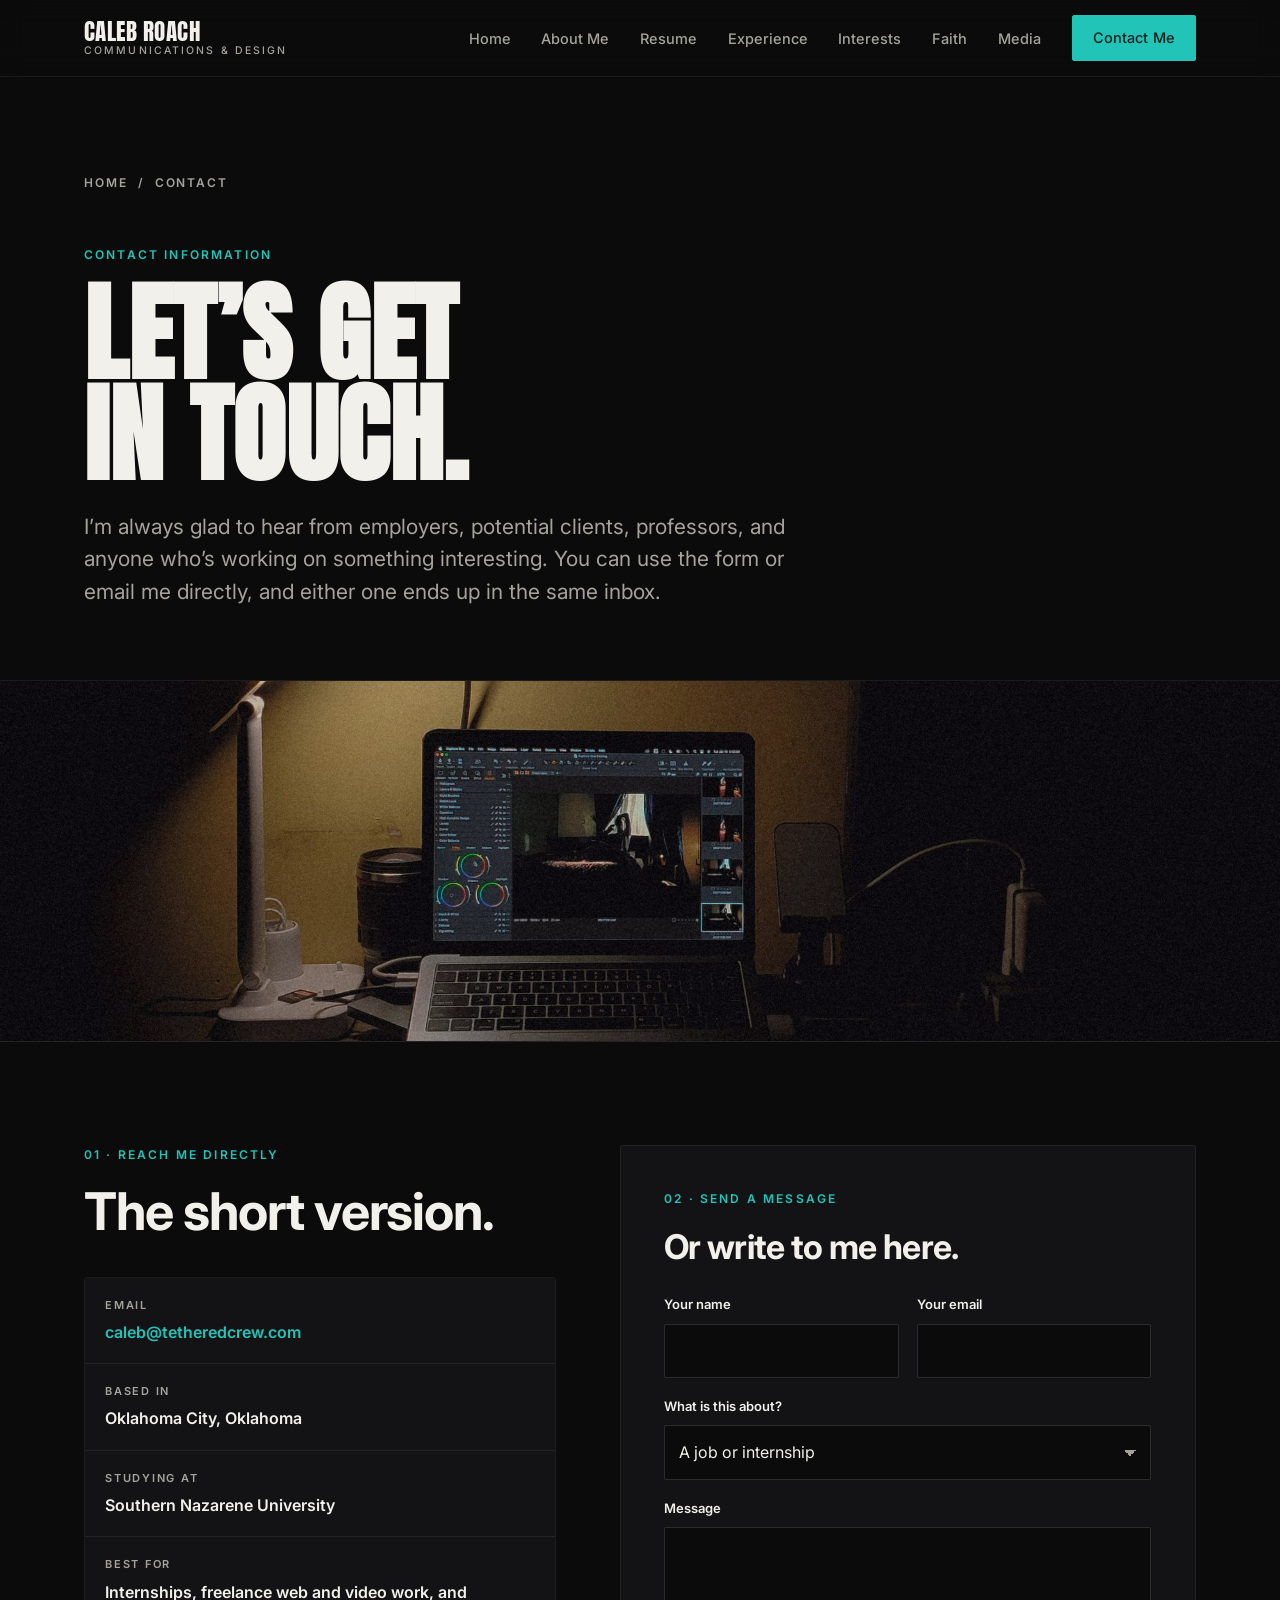
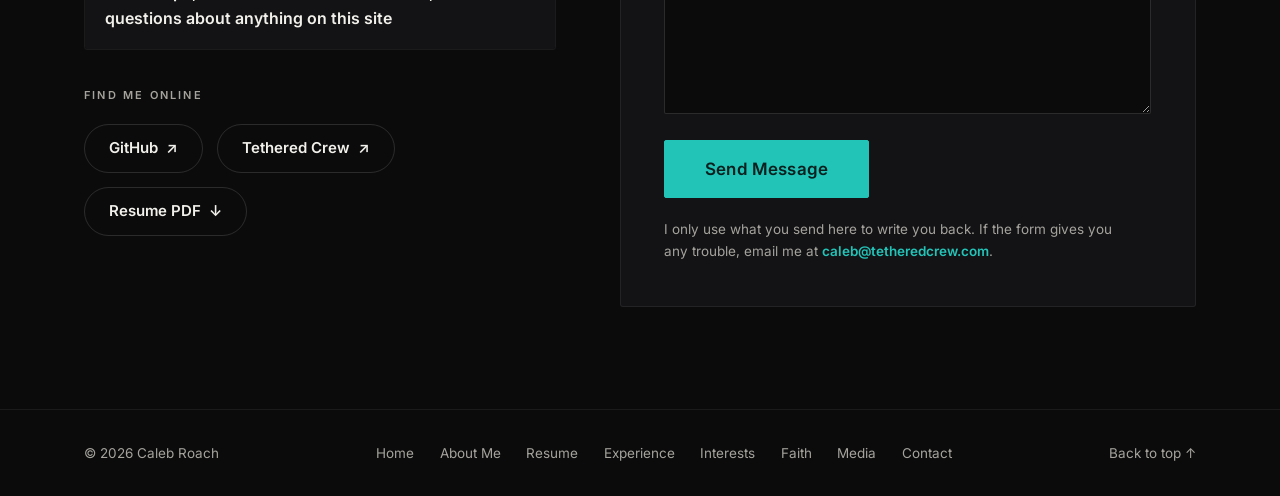
<file: contact.html>
<!doctype html>
<html lang="en">
<head>
<meta charset="utf-8">
<meta name="viewport" content="width=device-width, initial-scale=1, viewport-fit=cover">

<title>Contact | Caleb Roach</title>
<meta name="description" content="Get in touch with Caleb Roach by email or contact form. Based in Oklahoma City, Oklahoma.">
<meta name="theme-color" content="#0B0B0C">
<link rel="canonical" href="https://roach-c.github.io/portfolio/contact.html">

<meta property="og:title" content="Contact | Caleb Roach">
<meta property="og:description" content="Email me or send a message through the form.">
<meta property="og:type" content="profile">
<meta property="og:url" content="https://roach-c.github.io/portfolio/contact.html">
<meta property="og:image" content="https://roach-c.github.io/portfolio/assets/img/hero.jpg">

<link rel="preconnect" href="https://fonts.googleapis.com">
<link rel="preconnect" href="https://fonts.gstatic.com" crossorigin>
<link href="https://fonts.googleapis.com/css2?family=Anton&family=Inter:wght@400;500;600;700&display=swap" rel="stylesheet">
<link rel="stylesheet" href="assets/css/style.css">
<script>document.documentElement.classList.add('js');</script>
</head>
<body>

<a class="skip" href="#main">Skip to content</a>

<!-- ===================== HEADER / SITE TITLE + NAV ===================== -->
<header class="site-header" id="top">
  <div class="site-header__inner">

    <a class="brand" href="index.html">
      <span class="brand__name">Caleb Roach</span>
      <span class="brand__role">Communications &amp; Design</span>
    </a>

    <nav class="nav" aria-label="Main">
      <button class="nav__toggle" id="nav-toggle" aria-expanded="false" aria-controls="nav-menu">
        <span class="nav__toggle-bars" aria-hidden="true"></span>
        <span class="nav__toggle-text">Menu</span>
      </button>

      <ul class="nav__menu" id="nav-menu">
        <li><a href="index.html">Home</a></li>
        <li><a href="about.html">About Me</a></li>
        <li><a href="resume.html">Resume</a></li>
        <li><a href="experience.html">Experience</a></li>
        <li><a href="interests.html">Interests</a></li>
        <li><a href="faith.html">Faith</a></li>
        <li><a href="media.html">Media</a></li>
        <li><a class="btn btn--sm" href="contact.html" aria-current="page">Contact Me</a></li>
      </ul>
    </nav>

  </div>
</header>

<main id="main">
<!-- ===================== PAGE HEADER ===================== -->
<section class="page-head">
  <div class="wrap">
    <nav class="crumbs" aria-label="Breadcrumb">
      <a href="index.html">Home</a>
      <span aria-hidden="true">/</span>
      <span>Contact</span>
    </nav>

    <p class="eyebrow">Contact Information</p>
    <h1 class="page-head__title">Let&rsquo;s get<br>in touch.</h1>
    <p class="page-head__lede">
      I&rsquo;m always glad to hear from employers, potential clients, professors,
      and anyone who&rsquo;s working on something interesting. You can use the form
      or email me directly, and either one ends up in the same inbox.
    </p>
  </div>
</section>

<figure class="ct__banner">
  <img src="assets/img/hero.jpg"
       alt="A darkened studio desk lit by a single lamp, with a laptop running video editing software."
       width="2000" height="1125">
</figure>

<!-- ===================== 01 · CONTACT ===================== -->
<section class="ct" id="reach-me">
  <div class="wrap">

    <div class="ct__grid">

      <!-- ---------- direct details ---------- -->
      <div class="ct__info">
        <div class="section-head" data-reveal>
          <p class="eyebrow">01 &middot; Reach Me Directly</p>
          <h2 class="h2">The short version.</h2>
        </div>

        <ul class="ct__list" data-reveal>
          <li>
            <span>Email</span>
            <a href="mailto:caleb@tetheredcrew.com">caleb@tetheredcrew.com</a>
          </li>
          <li>
            <span>Based in</span>
            <b>Oklahoma City, Oklahoma</b>
          </li>
          <li>
            <span>Studying at</span>
            <b>Southern Nazarene University</b>
          </li>
          <li>
            <span>Best for</span>
            <b>Internships, freelance web and video work, and questions about anything on this site</b>
          </li>
        </ul>

        <div class="ct__social" data-reveal>
          <p class="social__label">Find me online</p>
          <ul class="social__list">
            <!-- LINKEDIN: paste your profile URL in the href, then delete this
                 comment and the two comment markers around the list item below.
            <li>
              <a href="https://www.linkedin.com/in/YOUR-PROFILE" target="_blank" rel="noopener">
                LinkedIn <span aria-hidden="true">&#8599;</span>
              </a>
            </li>
            -->
            <li>
              <a href="https://github.com/roach-c" target="_blank" rel="noopener">
                GitHub <span aria-hidden="true">&#8599;</span>
              </a>
            </li>
            <li>
              <a href="https://tetheredcrew.com" target="_blank" rel="noopener">
                Tethered Crew <span aria-hidden="true">&#8599;</span>
              </a>
            </li>
            <li>
              <a href="assets/resume/Caleb-Roach-Resume.pdf">
                Resume PDF <span aria-hidden="true">&darr;</span>
              </a>
            </li>
          </ul>
        </div>
      </div>

      <!-- ---------- contact form ----------
           Plain HTML POST, no JavaScript in the submit path. FormSubmit
           forwards it to the address in the action and then sends the
           visitor to thanks.html. The first ever submission triggers a one
           time activation email to that address. -->
      <form class="ct__form" id="form" data-reveal
            action="https://formsubmit.co/caleb@tetheredcrew.com" method="POST">

        <p class="eyebrow">02 &middot; Send A Message</p>
        <h2 class="ct__form-head">Or write to me here.</h2>

        <input type="hidden" name="_subject" value="New message from your portfolio">
        <input type="hidden" name="_template" value="table">
        <input type="hidden" name="_captcha" value="false">
        <input type="hidden" name="_next" value="https://roach-c.github.io/portfolio/thanks.html">
        <p class="ct__trap" aria-hidden="true">
          <label>Leave this field empty <input type="text" name="_honey" tabindex="-1" autocomplete="off"></label>
        </p>

        <div class="ct__row">
          <p class="field">
            <label for="cf-name">Your name</label>
            <input id="cf-name" name="name" type="text" autocomplete="name" required>
          </p>
          <p class="field">
            <label for="cf-email">Your email</label>
            <input id="cf-email" name="email" type="email" autocomplete="email" required>
          </p>
        </div>

        <p class="field">
          <label for="cf-reason">What is this about?</label>
          <select id="cf-reason" name="reason">
            <option>A job or internship</option>
            <option>A website or video project</option>
            <option>A class or school question</option>
            <option>Something else</option>
          </select>
        </p>

        <p class="field">
          <label for="cf-message">Message</label>
          <textarea id="cf-message" name="message" rows="6" required></textarea>
        </p>

        <p class="ct__submit">
          <button class="btn btn--lg" type="submit">Send Message</button>
        </p>

        <p class="ct__fine">
          I only use what you send here to write you back. If the form gives you
          any trouble, email me at
          <a class="link" href="mailto:caleb@tetheredcrew.com">caleb@tetheredcrew.com</a>.
        </p>
      </form>

    </div>
  </div>
</section>
</main>

<footer class="foot">
  <div class="wrap foot__inner">
    <span>&copy; <span id="year">2026</span> Caleb Roach</span>
    <nav class="foot__nav" aria-label="Footer">
      <a href="index.html">Home</a>
      <a href="about.html">About Me</a>
      <a href="resume.html">Resume</a>
      <a href="experience.html">Experience</a>
      <a href="interests.html">Interests</a>
      <a href="faith.html">Faith</a>
      <a href="media.html">Media</a>
      <a href="contact.html">Contact</a>
    </nav>
    <a href="#top">Back to top <span aria-hidden="true">&#8593;</span></a>
  </div>
</footer>

<script src="assets/js/main.js"></script>
</body>
</html>
</file>
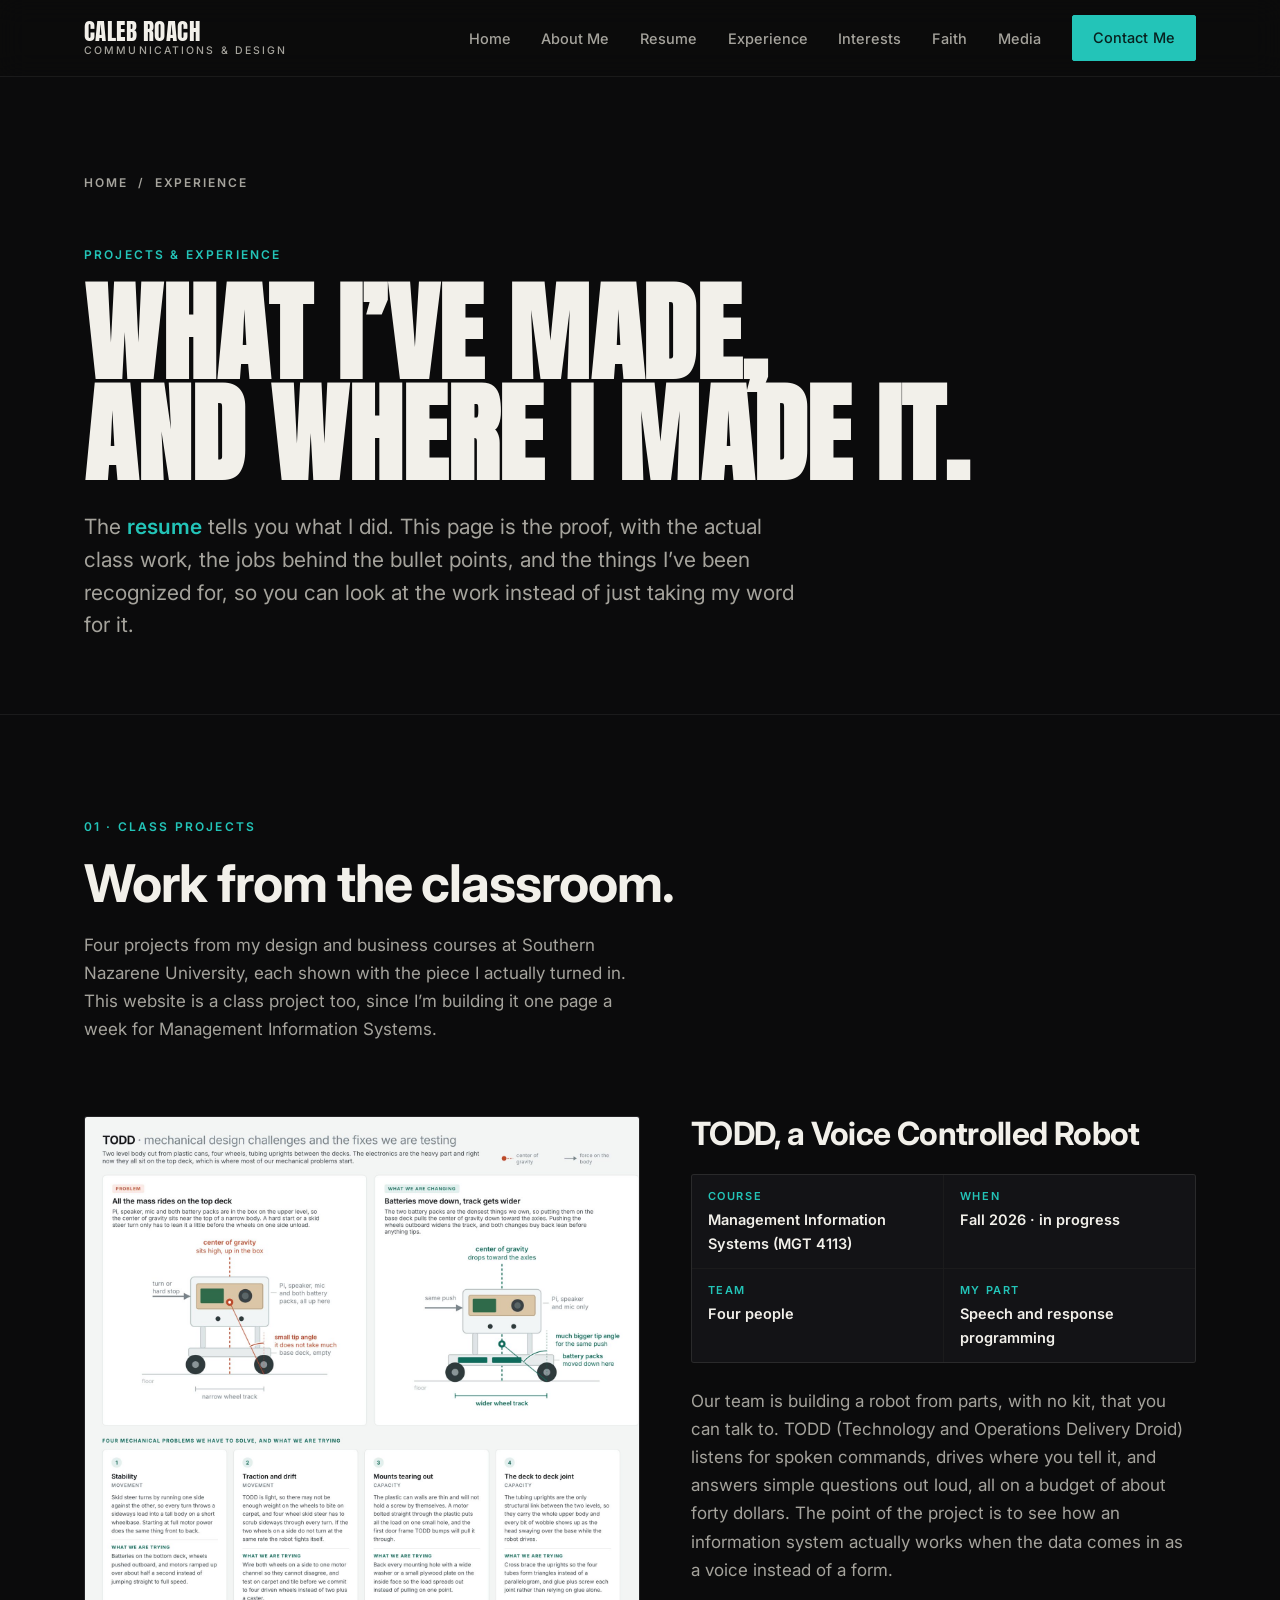
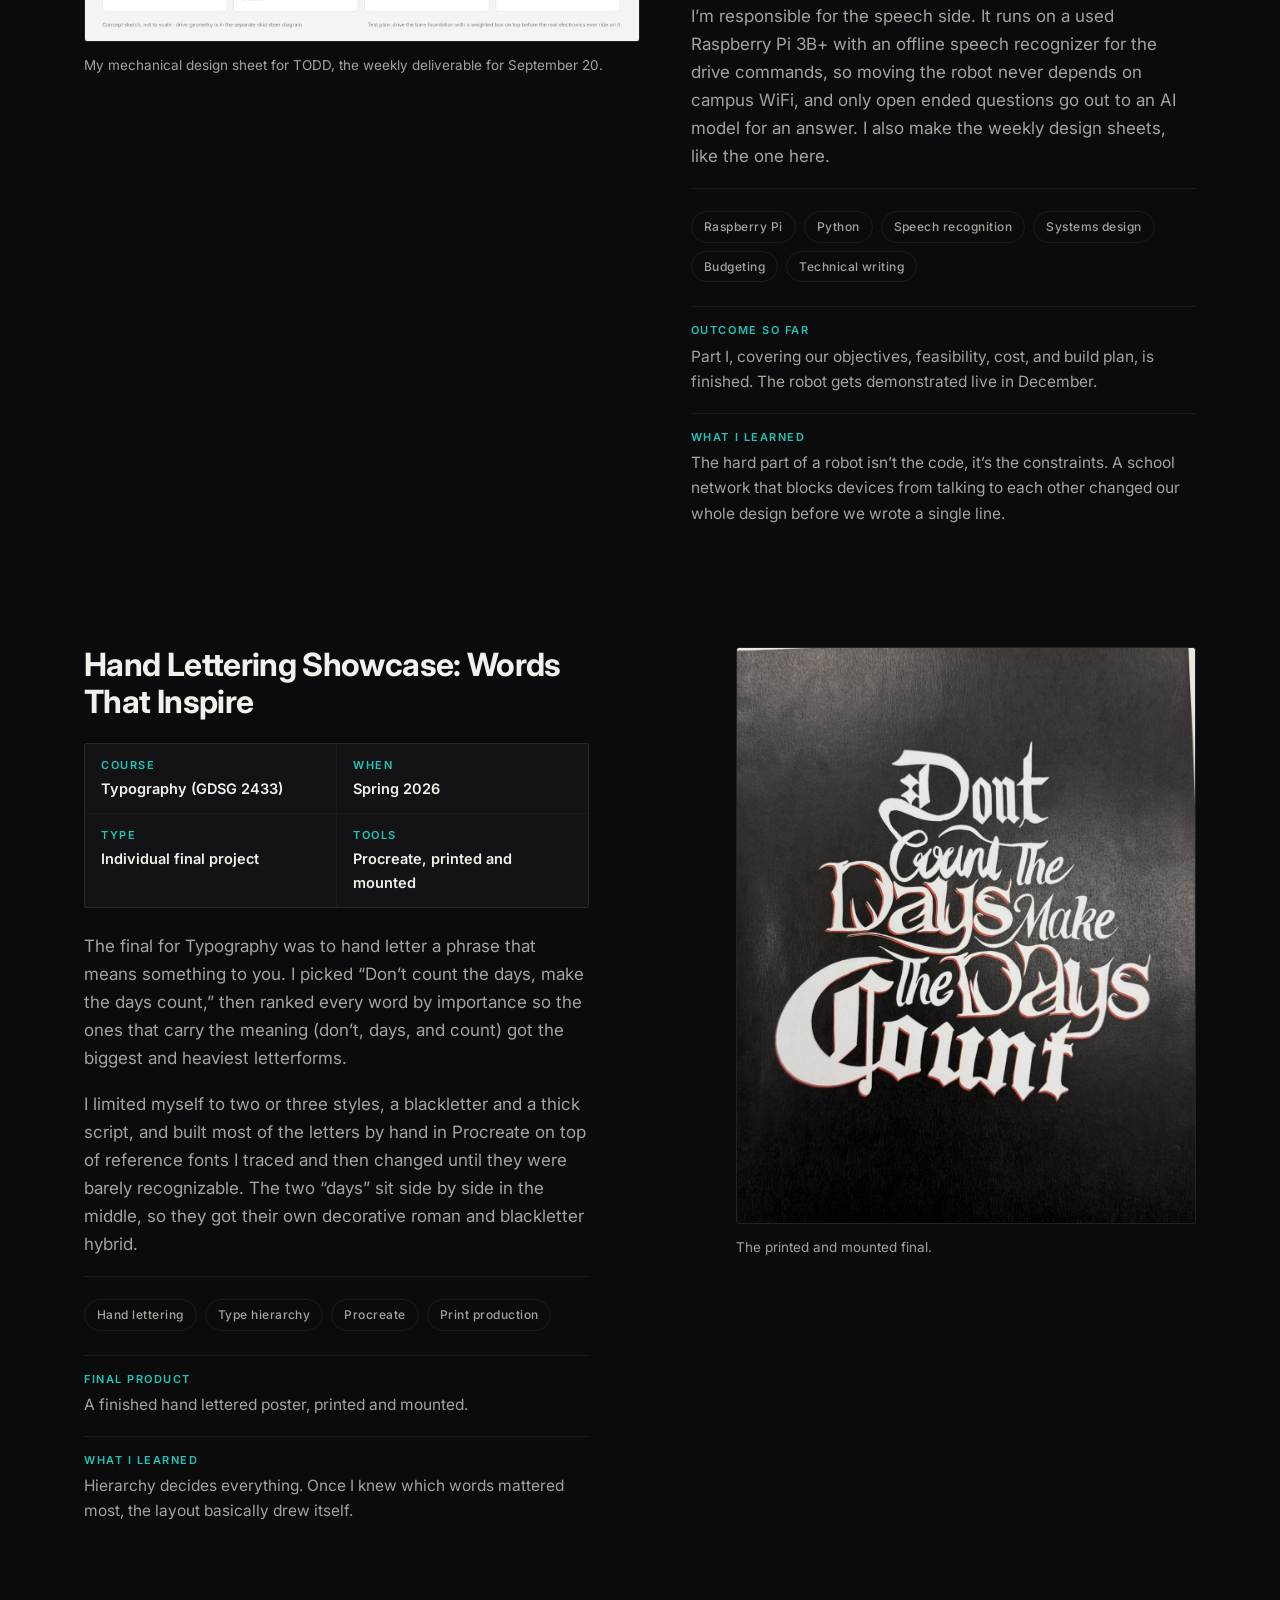
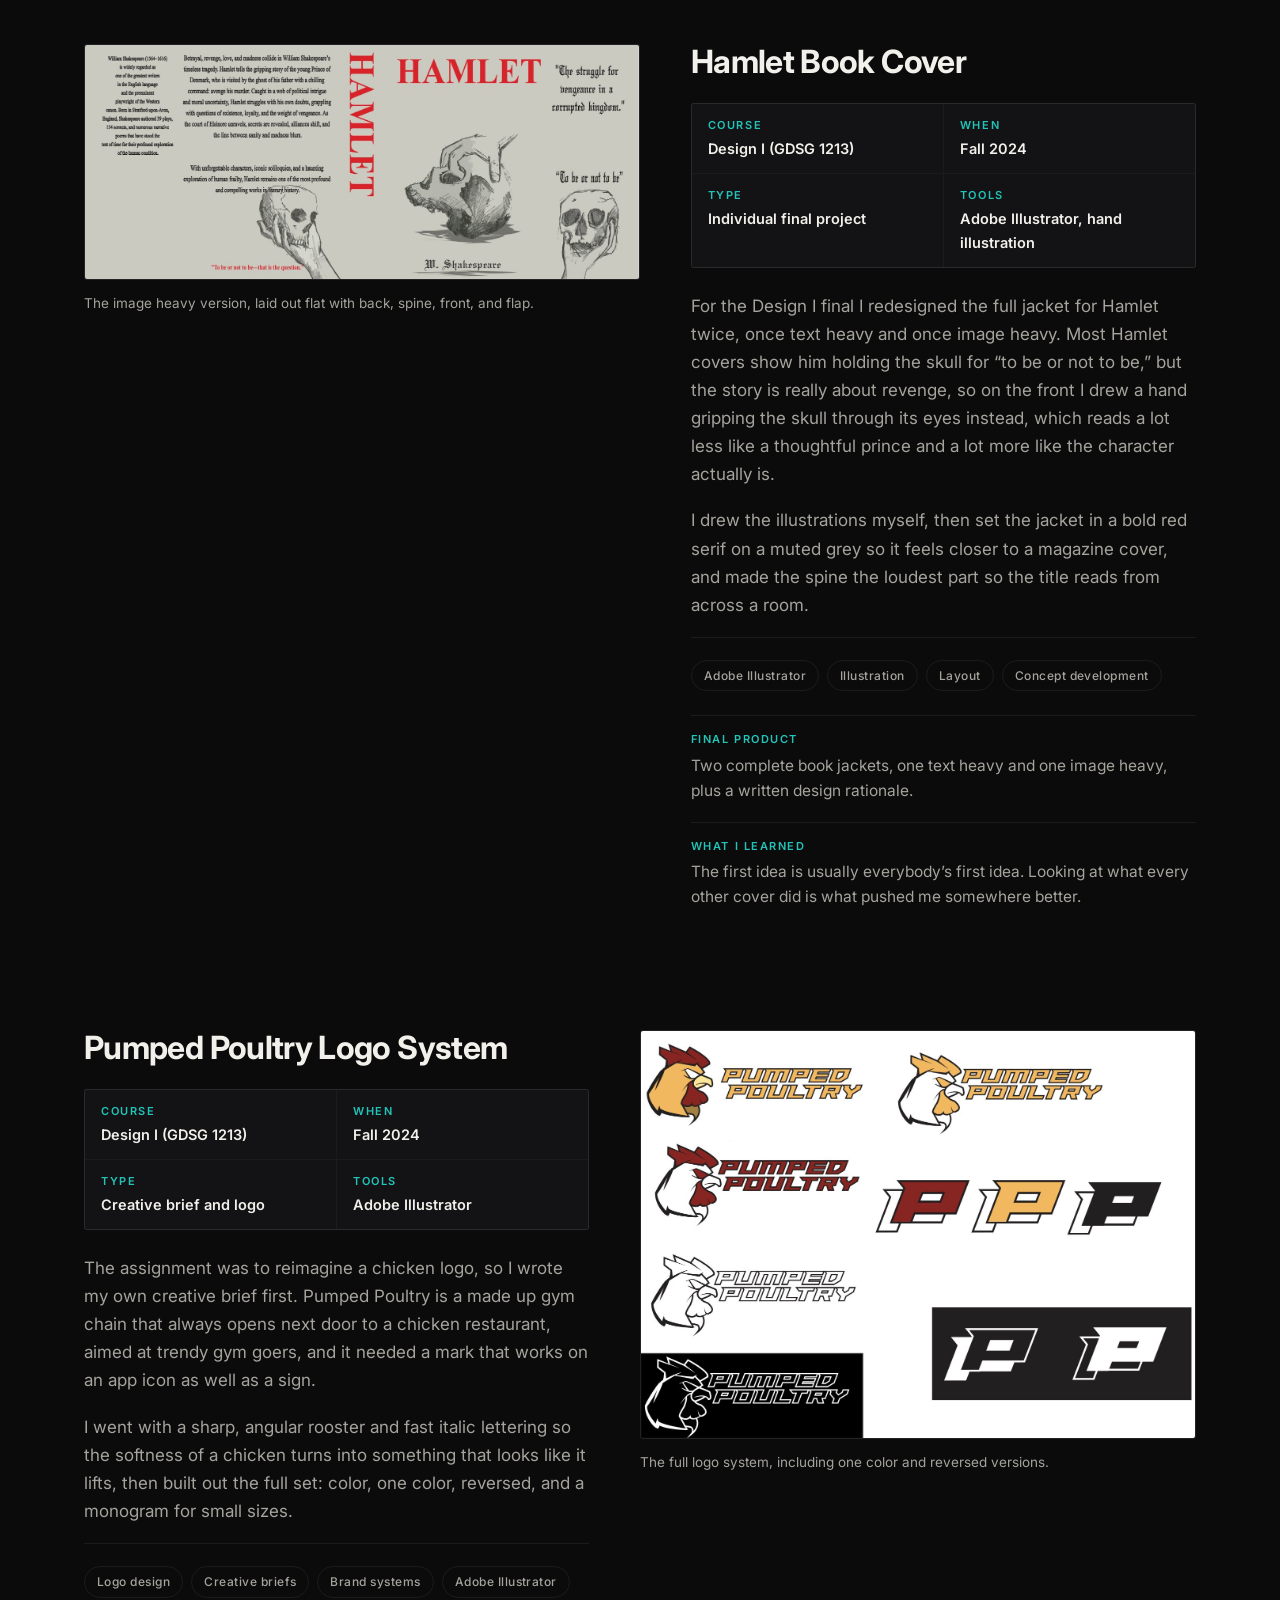
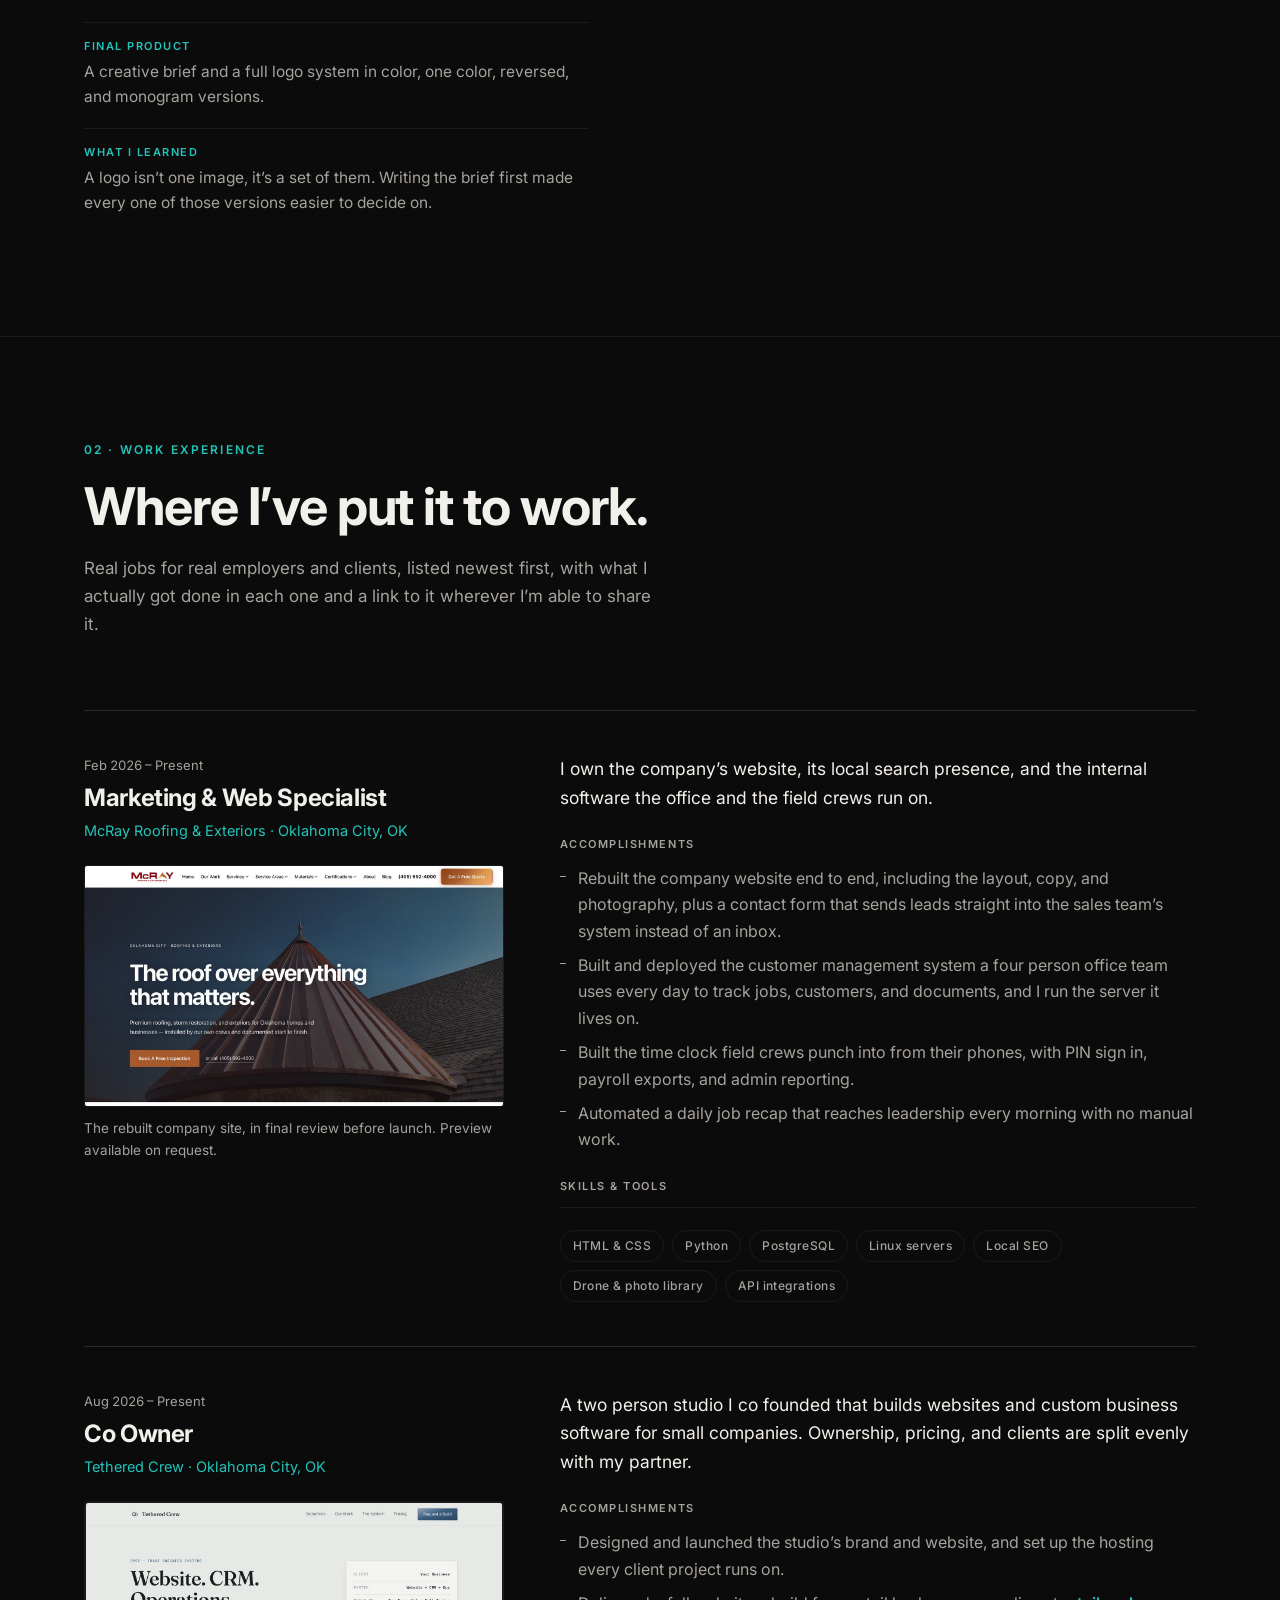
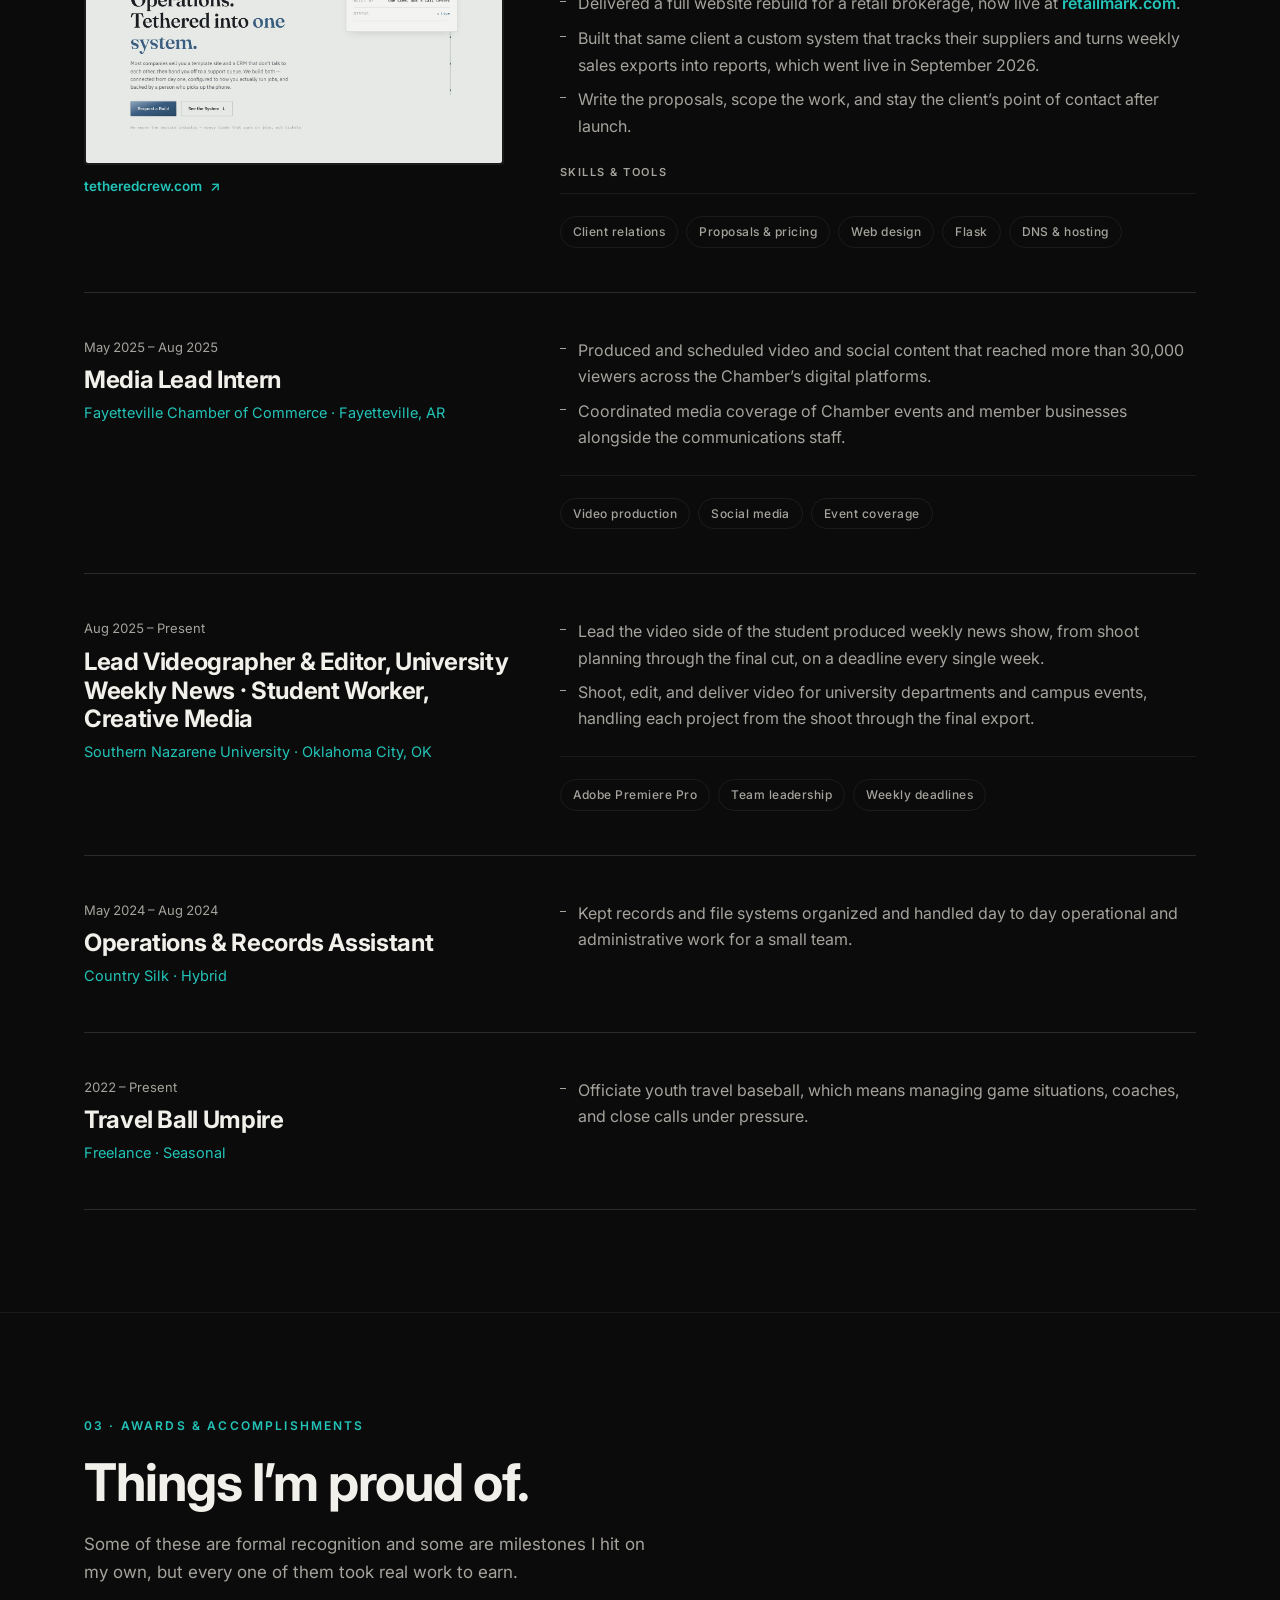
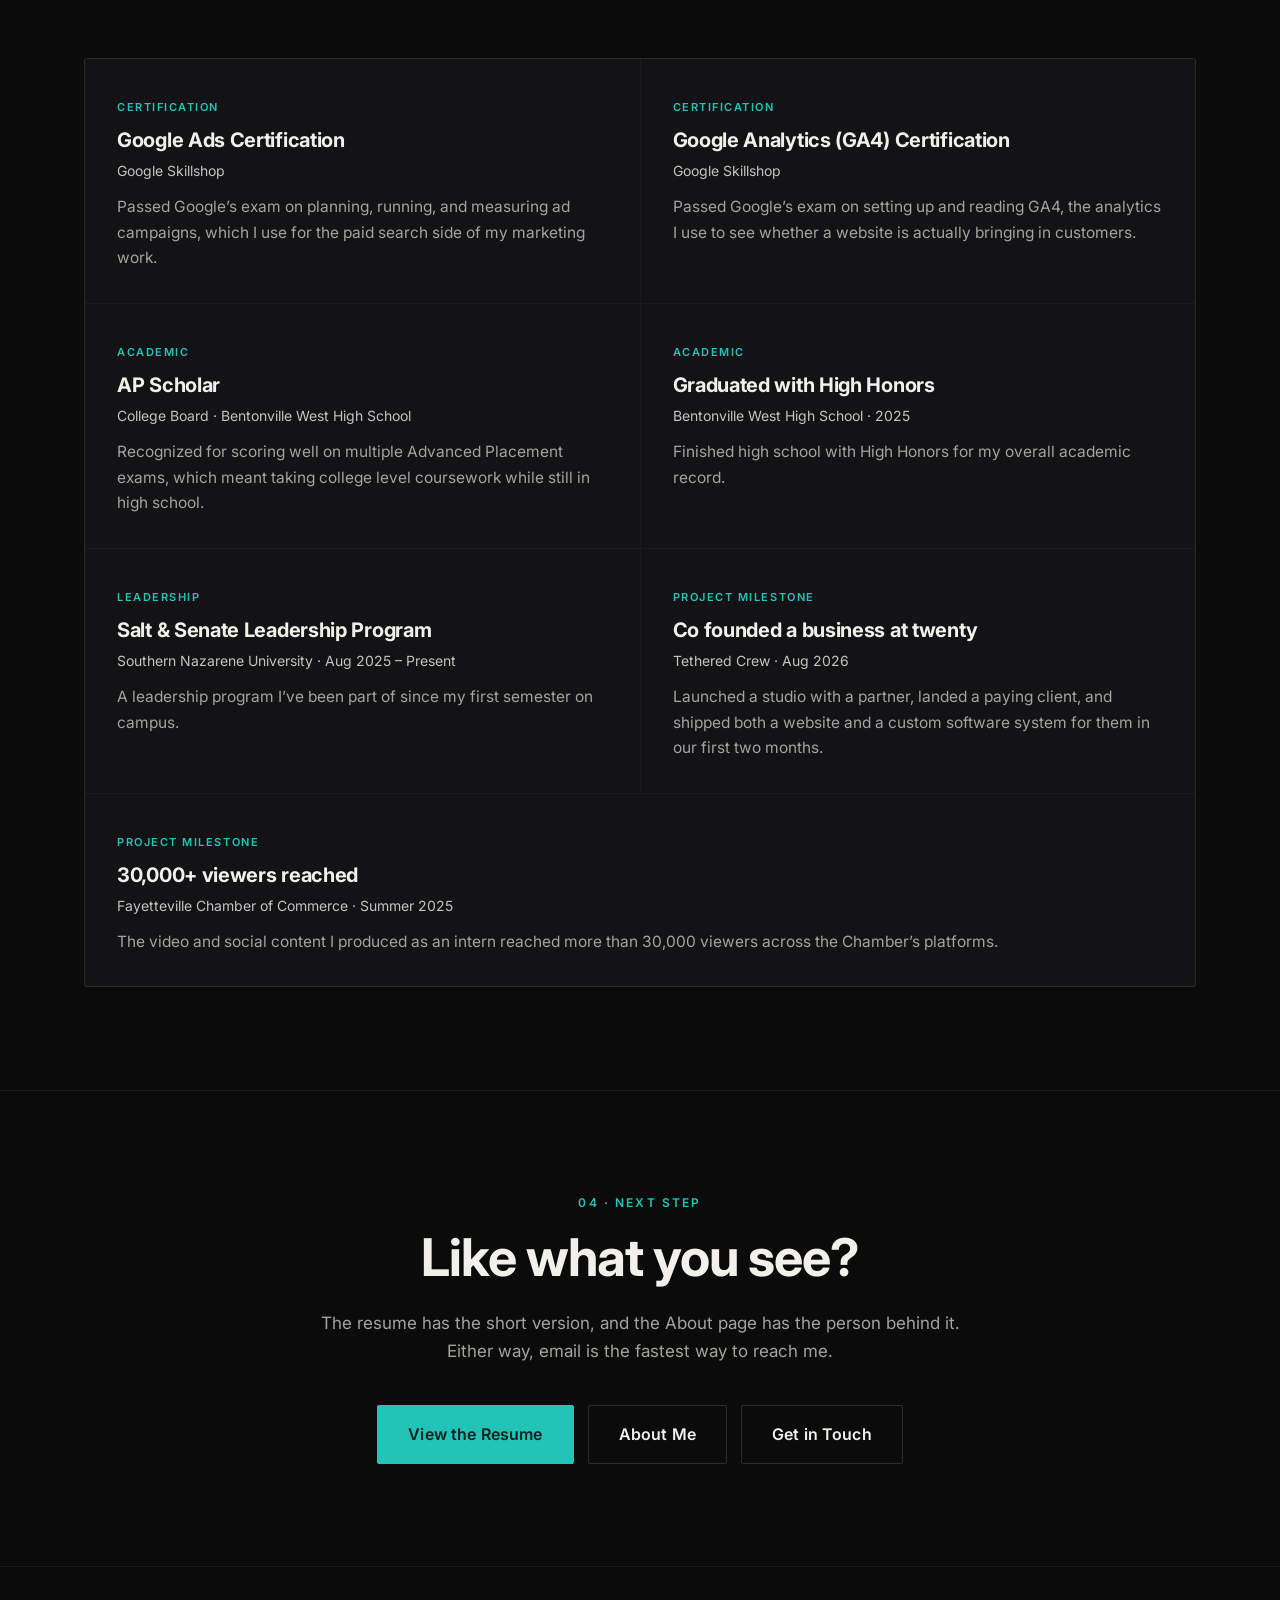
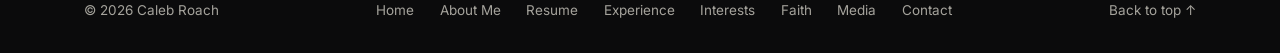
<file: experience.html>
<!doctype html>
<html lang="en">
<head>
<meta charset="utf-8">
<meta name="viewport" content="width=device-width, initial-scale=1, viewport-fit=cover">

<title>Projects &amp; Experience | Caleb Roach</title>
<meta name="description" content="Class projects, work experience, and awards from Caleb Roach, a Communications and Design student at Southern Nazarene University.">
<meta name="theme-color" content="#0B0B0C">
<link rel="canonical" href="https://roach-c.github.io/portfolio/experience.html">

<meta property="og:title" content="Projects &amp; Experience | Caleb Roach">
<meta property="og:description" content="Class projects, work experience, and awards, with the actual work attached.">
<meta property="og:type" content="profile">
<meta property="og:url" content="https://roach-c.github.io/portfolio/experience.html">
<meta property="og:image" content="https://roach-c.github.io/portfolio/assets/img/hero.jpg">

<link rel="preconnect" href="https://fonts.googleapis.com">
<link rel="preconnect" href="https://fonts.gstatic.com" crossorigin>
<link href="https://fonts.googleapis.com/css2?family=Anton&family=Inter:wght@400;500;600;700&display=swap" rel="stylesheet">
<link rel="stylesheet" href="assets/css/style.css">
<script>document.documentElement.classList.add('js');</script>
</head>
<body>

<a class="skip" href="#main">Skip to content</a>

<!-- ===================== HEADER / SITE TITLE + NAV ===================== -->
<header class="site-header" id="top">
  <div class="site-header__inner">

    <a class="brand" href="index.html">
      <span class="brand__name">Caleb Roach</span>
      <span class="brand__role">Communications &amp; Design</span>
    </a>

    <nav class="nav" aria-label="Main">
      <button class="nav__toggle" id="nav-toggle" aria-expanded="false" aria-controls="nav-menu">
        <span class="nav__toggle-bars" aria-hidden="true"></span>
        <span class="nav__toggle-text">Menu</span>
      </button>

      <ul class="nav__menu" id="nav-menu">
        <li><a href="index.html">Home</a></li>
        <li><a href="about.html">About Me</a></li>
        <li><a href="resume.html">Resume</a></li>
        <li><a href="experience.html" aria-current="page">Experience</a></li>
        <li><a href="interests.html">Interests</a></li>
        <li><a href="faith.html">Faith</a></li>
        <li><a href="media.html">Media</a></li>
        <li><a class="btn btn--sm" href="contact.html">Contact Me</a></li>
      </ul>
    </nav>

  </div>
</header>

<main id="main">
<!-- ===================== PAGE HEADER ===================== -->
<section class="page-head">
  <div class="wrap">
    <nav class="crumbs" aria-label="Breadcrumb">
      <a href="index.html">Home</a>
      <span aria-hidden="true">/</span>
      <span>Experience</span>
    </nav>

    <p class="eyebrow">Projects &amp; Experience</p>
    <h1 class="page-head__title">What I&rsquo;ve made,<br>and where I made it.</h1>
    <p class="page-head__lede">
      The <a class="link" href="resume.html">resume</a> tells you what I did. This page
      is the proof, with the actual class work, the jobs behind the bullet points, and
      the things I&rsquo;ve been recognized for, so you can look at the work instead of
      just taking my word for it.
    </p>
  </div>
</section>

<!-- ===================== 01 · CLASS PROJECTS ===================== -->
<section class="cp" id="class-projects">
  <div class="wrap">

    <div class="section-head" data-reveal>
      <p class="eyebrow">01 &middot; Class Projects</p>
      <h2 class="h2">Work from the classroom.</h2>
      <p class="section-head__note">
        Four projects from my design and business courses at Southern Nazarene
        University, each shown with the piece I actually turned in. This website is
        a class project too, since I&rsquo;m building it one page a week for Management
        Information Systems.
      </p>
    </div>

    <div class="cp__list">

      <!-- TODD -->
      <article class="cp__item" data-reveal>
        <figure class="cp__media">
          <a href="assets/img/class-todd.jpg" target="_blank" rel="noopener">
            <img src="assets/img/class-todd.jpg" loading="lazy" width="1600" height="1516"
                 alt="A diagram of the TODD robot comparing a high center of gravity with batteries on the top deck against a lower one with batteries moved to the base, above four cards describing mechanical problems and fixes.">
          </a>
          <figcaption>My mechanical design sheet for TODD, the weekly deliverable for September 20.</figcaption>
        </figure>

        <div class="cp__body">
          <h3>TODD, a Voice Controlled Robot</h3>
          <ul class="cp__meta">
            <li><span>Course</span><b>Management Information Systems (MGT 4113)</b></li>
            <li><span>When</span><b>Fall 2026 &middot; in progress</b></li>
            <li><span>Team</span><b>Four people</b></li>
            <li><span>My part</span><b>Speech and response programming</b></li>
          </ul>
          <p>
            Our team is building a robot from parts, with no kit, that you can talk to.
            TODD (Technology and Operations Delivery Droid) listens for spoken commands,
            drives where you tell it, and answers simple questions out loud, all on a
            budget of about forty dollars. The point of the project is to see how an
            information system actually works when the data comes in as a voice instead
            of a form.
          </p>
          <p>
            I&rsquo;m responsible for the speech side. It runs on a used Raspberry Pi 3B+
            with an offline speech recognizer for the drive commands, so moving the robot
            never depends on campus WiFi, and only open ended questions go out to an AI
            model for an answer. I also make the weekly design sheets, like the
            one here.
          </p>
          <ul class="tags tags--wrap">
            <li>Raspberry Pi</li><li>Python</li><li>Speech recognition</li>
            <li>Systems design</li><li>Budgeting</li><li>Technical writing</li>
          </ul>
          <p class="cp__outcome"><b>Outcome so far</b> Part I, covering our objectives, feasibility, cost, and build plan, is finished. The robot gets demonstrated live in December.</p>
          <p class="cp__learned"><b>What I learned</b> The hard part of a robot isn&rsquo;t the code, it&rsquo;s the constraints. A school network that blocks devices from talking to each other changed our whole design before we wrote a single line.</p>
        </div>
      </article>

      <!-- Hand lettering -->
      <article class="cp__item" data-reveal>
        <figure class="cp__media cp__media--tall">
          <a href="assets/img/class-lettering.jpg" target="_blank" rel="noopener">
            <img src="assets/img/class-lettering.jpg" loading="lazy" width="1100" height="1368"
                 alt="A black poster with the hand lettered phrase Don't count the days, make the days count, mixing white blackletter and script letterforms with a thin red shadow.">
          </a>
          <figcaption>The printed and mounted final.</figcaption>
        </figure>

        <div class="cp__body">
          <h3>Hand Lettering Showcase: Words That Inspire</h3>
          <ul class="cp__meta">
            <li><span>Course</span><b>Typography (GDSG 2433)</b></li>
            <li><span>When</span><b>Spring 2026</b></li>
            <li><span>Type</span><b>Individual final project</b></li>
            <li><span>Tools</span><b>Procreate, printed and mounted</b></li>
          </ul>
          <p>
            The final for Typography was to hand letter a phrase that means something to
            you. I picked &ldquo;Don&rsquo;t count the days, make the days count,&rdquo;
            then ranked every word by importance so the ones that carry the meaning
            (don&rsquo;t, days, and count) got the biggest and heaviest letterforms.
          </p>
          <p>
            I limited myself to two or three styles, a blackletter and a thick script,
            and built most of the letters by hand in Procreate on top of reference fonts
            I traced and then changed until they were barely recognizable. The two
            &ldquo;days&rdquo; sit side by side in the middle, so they got their own
            decorative roman and blackletter hybrid.
          </p>
          <ul class="tags tags--wrap">
            <li>Hand lettering</li><li>Type hierarchy</li><li>Procreate</li><li>Print production</li>
          </ul>
          <p class="cp__outcome"><b>Final product</b> A finished hand lettered poster, printed and mounted.</p>
          <p class="cp__learned"><b>What I learned</b> Hierarchy decides everything. Once I knew which words mattered most, the layout basically drew itself.</p>
        </div>
      </article>

      <!-- Hamlet -->
      <article class="cp__item" data-reveal>
        <figure class="cp__media">
          <a href="assets/img/class-hamlet.jpg" target="_blank" rel="noopener">
            <img src="assets/img/class-hamlet.jpg" loading="lazy" width="1400" height="591"
                 alt="A full book jacket for Hamlet on a muted grey background, with a red spine title, a large red HAMLET headline, and pencil illustrations of a hand gripping a skull through its eye sockets.">
          </a>
          <figcaption>The image heavy version, laid out flat with back, spine, front, and flap.</figcaption>
        </figure>

        <div class="cp__body">
          <h3>Hamlet Book Cover</h3>
          <ul class="cp__meta">
            <li><span>Course</span><b>Design I (GDSG 1213)</b></li>
            <li><span>When</span><b>Fall 2024</b></li>
            <li><span>Type</span><b>Individual final project</b></li>
            <li><span>Tools</span><b>Adobe Illustrator, hand illustration</b></li>
          </ul>
          <p>
            For the Design I final I redesigned the full jacket for Hamlet twice, once
            text heavy and once image heavy. Most Hamlet covers show him holding the skull
            for &ldquo;to be or not to be,&rdquo; but the story is really about revenge,
            so on the front I drew a hand gripping the skull through its eyes instead,
            which reads a lot less like a thoughtful prince and a lot more like the
            character actually is.
          </p>
          <p>
            I drew the illustrations myself, then set the jacket in a bold red serif on a
            muted grey so it feels closer to a magazine cover, and made the spine the
            loudest part so the title reads from across a room.
          </p>
          <ul class="tags tags--wrap">
            <li>Adobe Illustrator</li><li>Illustration</li><li>Layout</li><li>Concept development</li>
          </ul>
          <p class="cp__outcome"><b>Final product</b> Two complete book jackets, one text heavy and one image heavy, plus a written design rationale.</p>
          <p class="cp__learned"><b>What I learned</b> The first idea is usually everybody&rsquo;s first idea. Looking at what every other cover did is what pushed me somewhere better.</p>
        </div>
      </article>

      <!-- Pumped Poultry -->
      <article class="cp__item" data-reveal>
        <figure class="cp__media">
          <a href="assets/img/class-poultry.jpg" target="_blank" rel="noopener">
            <img src="assets/img/class-poultry.jpg" loading="lazy" width="1400" height="1027"
                 alt="A logo sheet for Pumped Poultry showing an angular rooster head beside italic outlined lettering in gold, red, white, and black versions, plus a stacked P monogram in three colors.">
          </a>
          <figcaption>The full logo system, including one color and reversed versions.</figcaption>
        </figure>

        <div class="cp__body">
          <h3>Pumped Poultry Logo System</h3>
          <ul class="cp__meta">
            <li><span>Course</span><b>Design I (GDSG 1213)</b></li>
            <li><span>When</span><b>Fall 2024</b></li>
            <li><span>Type</span><b>Creative brief and logo</b></li>
            <li><span>Tools</span><b>Adobe Illustrator</b></li>
          </ul>
          <p>
            The assignment was to reimagine a chicken logo, so I wrote my own creative
            brief first. Pumped Poultry is a made up gym chain that always opens next door
            to a chicken restaurant, aimed at trendy gym goers, and it needed a mark that
            works on an app icon as well as a sign.
          </p>
          <p>
            I went with a sharp, angular rooster and fast italic lettering so the softness
            of a chicken turns into something that looks like it lifts, then built out the
            full set: color, one color, reversed, and a monogram for small sizes.
          </p>
          <ul class="tags tags--wrap">
            <li>Logo design</li><li>Creative briefs</li><li>Brand systems</li><li>Adobe Illustrator</li>
          </ul>
          <p class="cp__outcome"><b>Final product</b> A creative brief and a full logo system in color, one color, reversed, and monogram versions.</p>
          <p class="cp__learned"><b>What I learned</b> A logo isn&rsquo;t one image, it&rsquo;s a set of them. Writing the brief first made every one of those versions easier to decide on.</p>
        </div>
      </article>

    </div>
  </div>
</section>

<!-- ===================== 02 · WORK EXPERIENCE ===================== -->
<section class="jobs" id="work-experience">
  <div class="wrap">

    <div class="section-head" data-reveal>
      <p class="eyebrow">02 &middot; Work Experience</p>
      <h2 class="h2">Where I&rsquo;ve put it to work.</h2>
      <p class="section-head__note">
        Real jobs for real employers and clients, listed newest first, with what I
        actually got done in each one and a link to it wherever I&rsquo;m able to share it.
      </p>
    </div>

    <div class="jobs__list">

      <article class="job" data-reveal>
        <div class="job__side">
          <p class="job__dates">Feb 2026 &ndash; Present</p>
          <h3 class="job__title">Marketing &amp; Web Specialist</h3>
          <p class="job__org">McRay Roofing &amp; Exteriors &middot; Oklahoma City, OK</p>
          <figure class="job__proof">
            <img src="assets/img/work-mcray.jpg" loading="lazy" width="1600" height="1000"
                 alt="The home page of the redesigned McRay Roofing and Exteriors website.">
            <figcaption>The rebuilt company site, in final review before launch. Preview available on request.</figcaption>
          </figure>
        </div>
        <div class="job__main">
          <p class="job__summary">
            I own the company&rsquo;s website, its local search presence, and the internal
            software the office and the field crews run on.
          </p>
          <h4 class="job__sub">Accomplishments</h4>
          <ul class="entry__bullets">
            <li>Rebuilt the company website end to end, including the layout, copy, and photography, plus a contact form that sends leads straight into the sales team&rsquo;s system instead of an inbox.</li>
            <li>Built and deployed the customer management system a four person office team uses every day to track jobs, customers, and documents, and I run the server it lives on.</li>
            <li>Built the time clock field crews punch into from their phones, with PIN sign in, payroll exports, and admin reporting.</li>
            <li>Automated a daily job recap that reaches leadership every morning with no manual work.</li>
          </ul>
          <h4 class="job__sub">Skills &amp; tools</h4>
          <ul class="tags tags--wrap">
            <li>HTML &amp; CSS</li><li>Python</li><li>PostgreSQL</li><li>Linux servers</li>
            <li>Local SEO</li><li>Drone &amp; photo library</li><li>API integrations</li>
          </ul>
        </div>
      </article>

      <article class="job" data-reveal>
        <div class="job__side">
          <p class="job__dates">Aug 2026 &ndash; Present</p>
          <h3 class="job__title">Co Owner</h3>
          <p class="job__org">Tethered Crew &middot; Oklahoma City, OK</p>
          <figure class="job__proof">
            <a href="https://tetheredcrew.com" target="_blank" rel="noopener">
              <img src="assets/img/work-tetheredcrew.jpg" loading="lazy" width="1600" height="1000"
                   alt="The Tethered Crew studio website home page.">
            </a>
            <figcaption><a class="link" href="https://tetheredcrew.com" target="_blank" rel="noopener">tetheredcrew.com <span aria-hidden="true">&#8599;</span></a></figcaption>
          </figure>
        </div>
        <div class="job__main">
          <p class="job__summary">
            A two person studio I co founded that builds websites and custom business
            software for small companies. Ownership, pricing, and clients are split evenly
            with my partner.
          </p>
          <h4 class="job__sub">Accomplishments</h4>
          <ul class="entry__bullets">
            <li>Designed and launched the studio&rsquo;s brand and website, and set up the hosting every client project runs on.</li>
            <li>Delivered a full website rebuild for a retail brokerage, now live at <a class="link" href="https://retailmark.com" target="_blank" rel="noopener">retailmark.com</a>.</li>
            <li>Built that same client a custom system that tracks their suppliers and turns weekly sales exports into reports, which went live in September 2026.</li>
            <li>Write the proposals, scope the work, and stay the client&rsquo;s point of contact after launch.</li>
          </ul>
          <h4 class="job__sub">Skills &amp; tools</h4>
          <ul class="tags tags--wrap">
            <li>Client relations</li><li>Proposals &amp; pricing</li><li>Web design</li>
            <li>Flask</li><li>DNS &amp; hosting</li>
          </ul>
        </div>
      </article>

      <article class="job" data-reveal>
        <div class="job__side">
          <p class="job__dates">May 2025 &ndash; Aug 2025</p>
          <h3 class="job__title">Media Lead Intern</h3>
          <p class="job__org">Fayetteville Chamber of Commerce &middot; Fayetteville, AR</p>
        </div>
        <div class="job__main">
          <ul class="entry__bullets">
            <li>Produced and scheduled video and social content that reached more than 30,000 viewers across the Chamber&rsquo;s digital platforms.</li>
            <li>Coordinated media coverage of Chamber events and member businesses alongside the communications staff.</li>
          </ul>
          <ul class="tags tags--wrap">
            <li>Video production</li><li>Social media</li><li>Event coverage</li>
          </ul>
        </div>
      </article>

      <article class="job" data-reveal>
        <div class="job__side">
          <p class="job__dates">Aug 2025 &ndash; Present</p>
          <h3 class="job__title">Lead Videographer &amp; Editor, University Weekly News &middot; Student Worker, Creative Media</h3>
          <p class="job__org">Southern Nazarene University &middot; Oklahoma City, OK</p>
        </div>
        <div class="job__main">
          <ul class="entry__bullets">
            <li>Lead the video side of the student produced weekly news show, from shoot planning through the final cut, on a deadline every single week.</li>
            <li>Shoot, edit, and deliver video for university departments and campus events, handling each project from the shoot through the final export.</li>
          </ul>
          <ul class="tags tags--wrap">
            <li>Adobe Premiere Pro</li><li>Team leadership</li><li>Weekly deadlines</li>
          </ul>
        </div>
      </article>

      <article class="job" data-reveal>
        <div class="job__side">
          <p class="job__dates">May 2024 &ndash; Aug 2024</p>
          <h3 class="job__title">Operations &amp; Records Assistant</h3>
          <p class="job__org">Country Silk &middot; Hybrid</p>
        </div>
        <div class="job__main">
          <ul class="entry__bullets">
            <li>Kept records and file systems organized and handled day to day operational and administrative work for a small team.</li>
          </ul>
        </div>
      </article>

      <article class="job" data-reveal>
        <div class="job__side">
          <p class="job__dates">2022 &ndash; Present</p>
          <h3 class="job__title">Travel Ball Umpire</h3>
          <p class="job__org">Freelance &middot; Seasonal</p>
        </div>
        <div class="job__main">
          <ul class="entry__bullets">
            <li>Officiate youth travel baseball, which means managing game situations, coaches, and close calls under pressure.</li>
          </ul>
        </div>
      </article>

    </div>
  </div>
</section>

<!-- ===================== 03 · AWARDS & ACCOMPLISHMENTS ===================== -->
<section class="awards" id="awards">
  <div class="wrap">

    <div class="section-head" data-reveal>
      <p class="eyebrow">03 &middot; Awards &amp; Accomplishments</p>
      <h2 class="h2">Things I&rsquo;m proud of.</h2>
      <p class="section-head__note">
        Some of these are formal recognition and some are milestones I hit on my own,
        but every one of them took real work to earn.
      </p>
    </div>

    <!-- TODO Caleb: the two Google certifications still need the month and
         year you earned them. Add them to the .award__date spans below. -->
    <ul class="award__grid">

      <li class="award" data-reveal>
        <span class="award__kind">Certification</span>
        <h3>Google Ads Certification</h3>
        <p class="award__org">Google Skillshop</p>
        <p>Passed Google&rsquo;s exam on planning, running, and measuring ad campaigns, which I use for the paid search side of my marketing work.</p>
      </li>

      <li class="award" data-reveal>
        <span class="award__kind">Certification</span>
        <h3>Google Analytics (GA4) Certification</h3>
        <p class="award__org">Google Skillshop</p>
        <p>Passed Google&rsquo;s exam on setting up and reading GA4, the analytics I use to see whether a website is actually bringing in customers.</p>
      </li>

      <li class="award" data-reveal>
        <span class="award__kind">Academic</span>
        <h3>AP Scholar</h3>
        <p class="award__org">College Board &middot; Bentonville West High School</p>
        <p>Recognized for scoring well on multiple Advanced Placement exams, which meant taking college level coursework while still in high school.</p>
      </li>

      <li class="award" data-reveal>
        <span class="award__kind">Academic</span>
        <h3>Graduated with High Honors</h3>
        <p class="award__org">Bentonville West High School &middot; 2025</p>
        <p>Finished high school with High Honors for my overall academic record.</p>
      </li>

      <li class="award" data-reveal>
        <span class="award__kind">Leadership</span>
        <h3>Salt &amp; Senate Leadership Program</h3>
        <p class="award__org">Southern Nazarene University &middot; Aug 2025 &ndash; Present</p>
        <p>A leadership program I&rsquo;ve been part of since my first semester on campus.</p>
      </li>

      <li class="award" data-reveal>
        <span class="award__kind">Project milestone</span>
        <h3>Co founded a business at twenty</h3>
        <p class="award__org">Tethered Crew &middot; Aug 2026</p>
        <p>Launched a studio with a partner, landed a paying client, and shipped both a website and a custom software system for them in our first two months.</p>
      </li>

      <li class="award" data-reveal>
        <span class="award__kind">Project milestone</span>
        <h3>30,000+ viewers reached</h3>
        <p class="award__org">Fayetteville Chamber of Commerce &middot; Summer 2025</p>
        <p>The video and social content I produced as an intern reached more than 30,000 viewers across the Chamber&rsquo;s platforms.</p>
      </li>


    </ul>

  </div>
</section>

<!-- ===================== CLOSING CTA ===================== -->
<section class="ahead" id="next">
  <div class="wrap">

    <p class="eyebrow" data-reveal>04 &middot; Next Step</p>
    <h2 class="h2 ahead__head" data-reveal>Like what you see?</h2>

    <p class="ahead__note" data-reveal>
      The resume has the short version, and the About page has the person behind it.
      Either way, email is the fastest way to reach me.
    </p>

    <div class="ahead__actions" data-reveal>
      <a class="btn" href="resume.html">View the Resume</a>
      <a class="btn btn--ghost" href="about.html">About Me</a>
      <a class="btn btn--ghost" href="contact.html">Get in Touch</a>
    </div>

  </div>
</section>
</main>

<footer class="foot">
  <div class="wrap foot__inner">
    <span>&copy; <span id="year">2026</span> Caleb Roach</span>
    <nav class="foot__nav" aria-label="Footer">
      <a href="index.html">Home</a>
      <a href="about.html">About Me</a>
      <a href="resume.html">Resume</a>
      <a href="experience.html">Experience</a>
      <a href="interests.html">Interests</a>
      <a href="faith.html">Faith</a>
      <a href="media.html">Media</a>
      <a href="contact.html">Contact</a>
    </nav>
    <a href="#top">Back to top <span aria-hidden="true">&#8593;</span></a>
  </div>
</footer>

<script src="assets/js/main.js"></script>
</body>
</html>
</file>
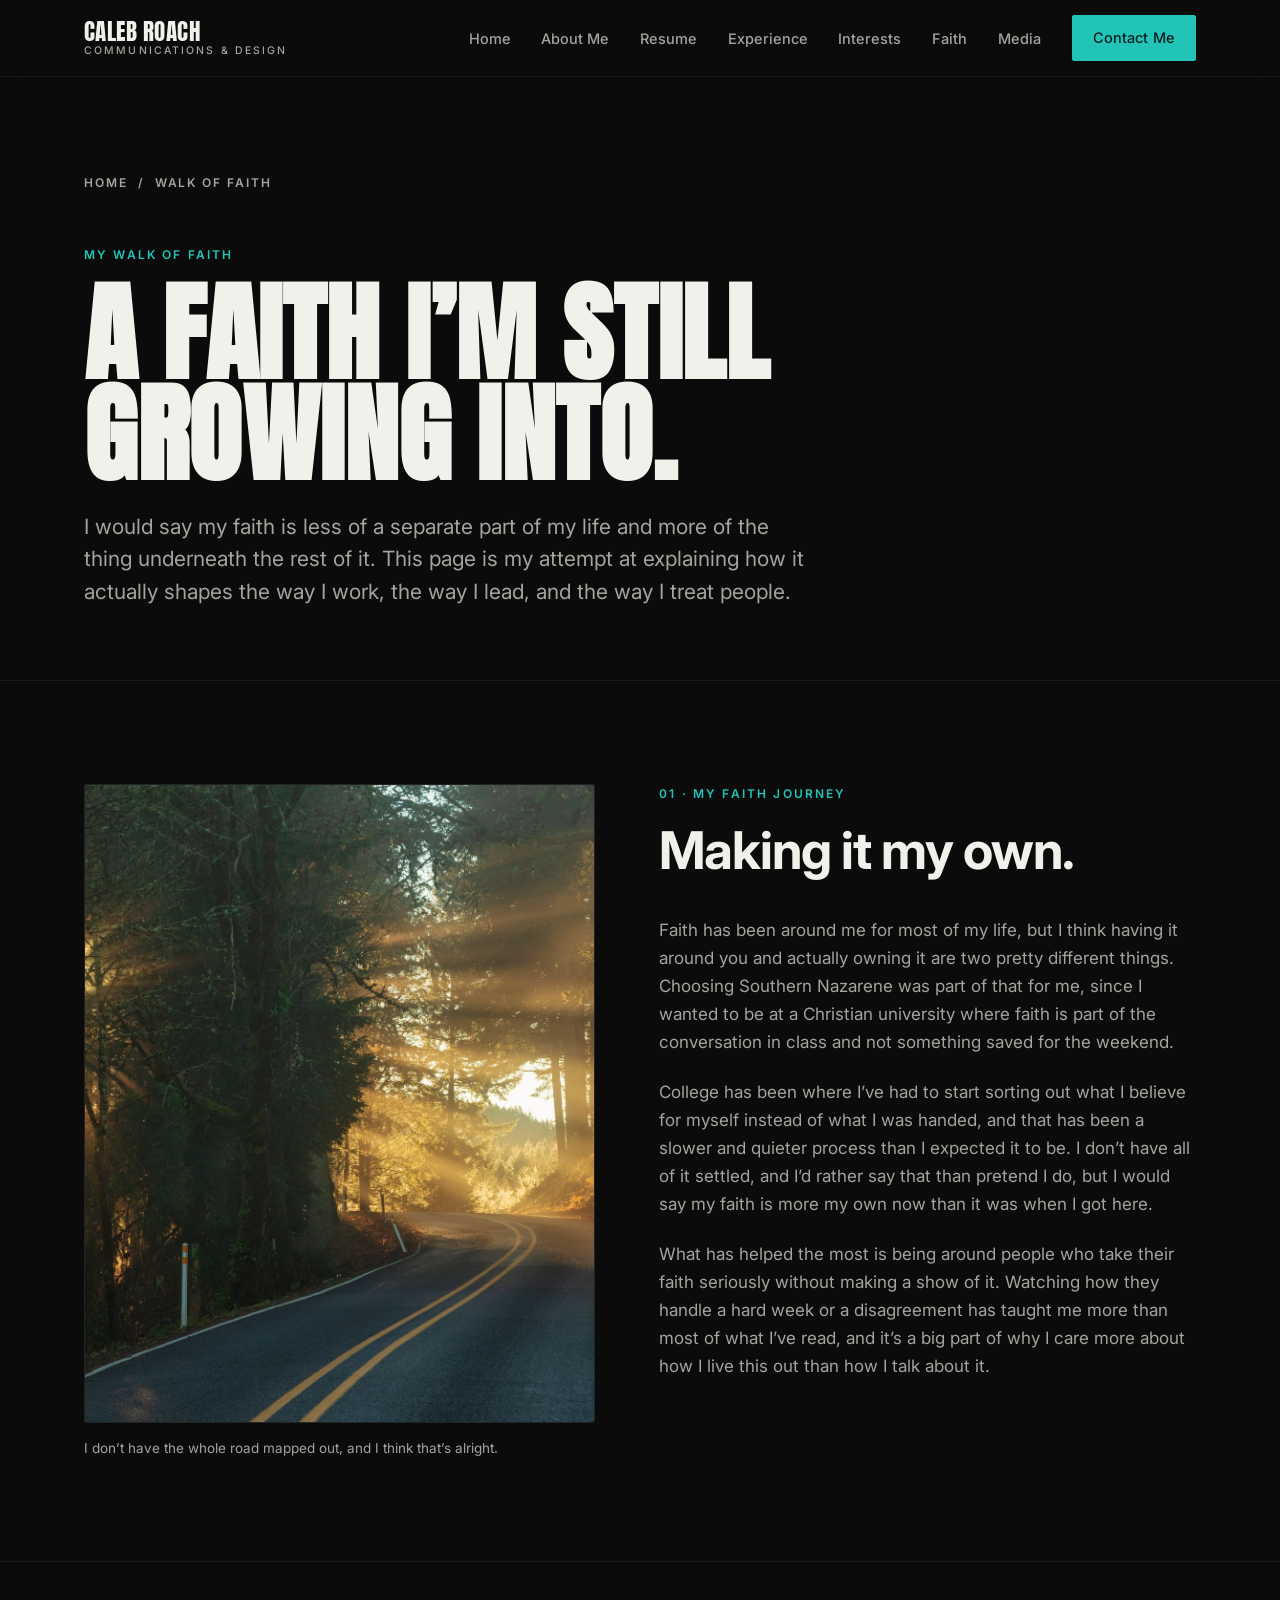
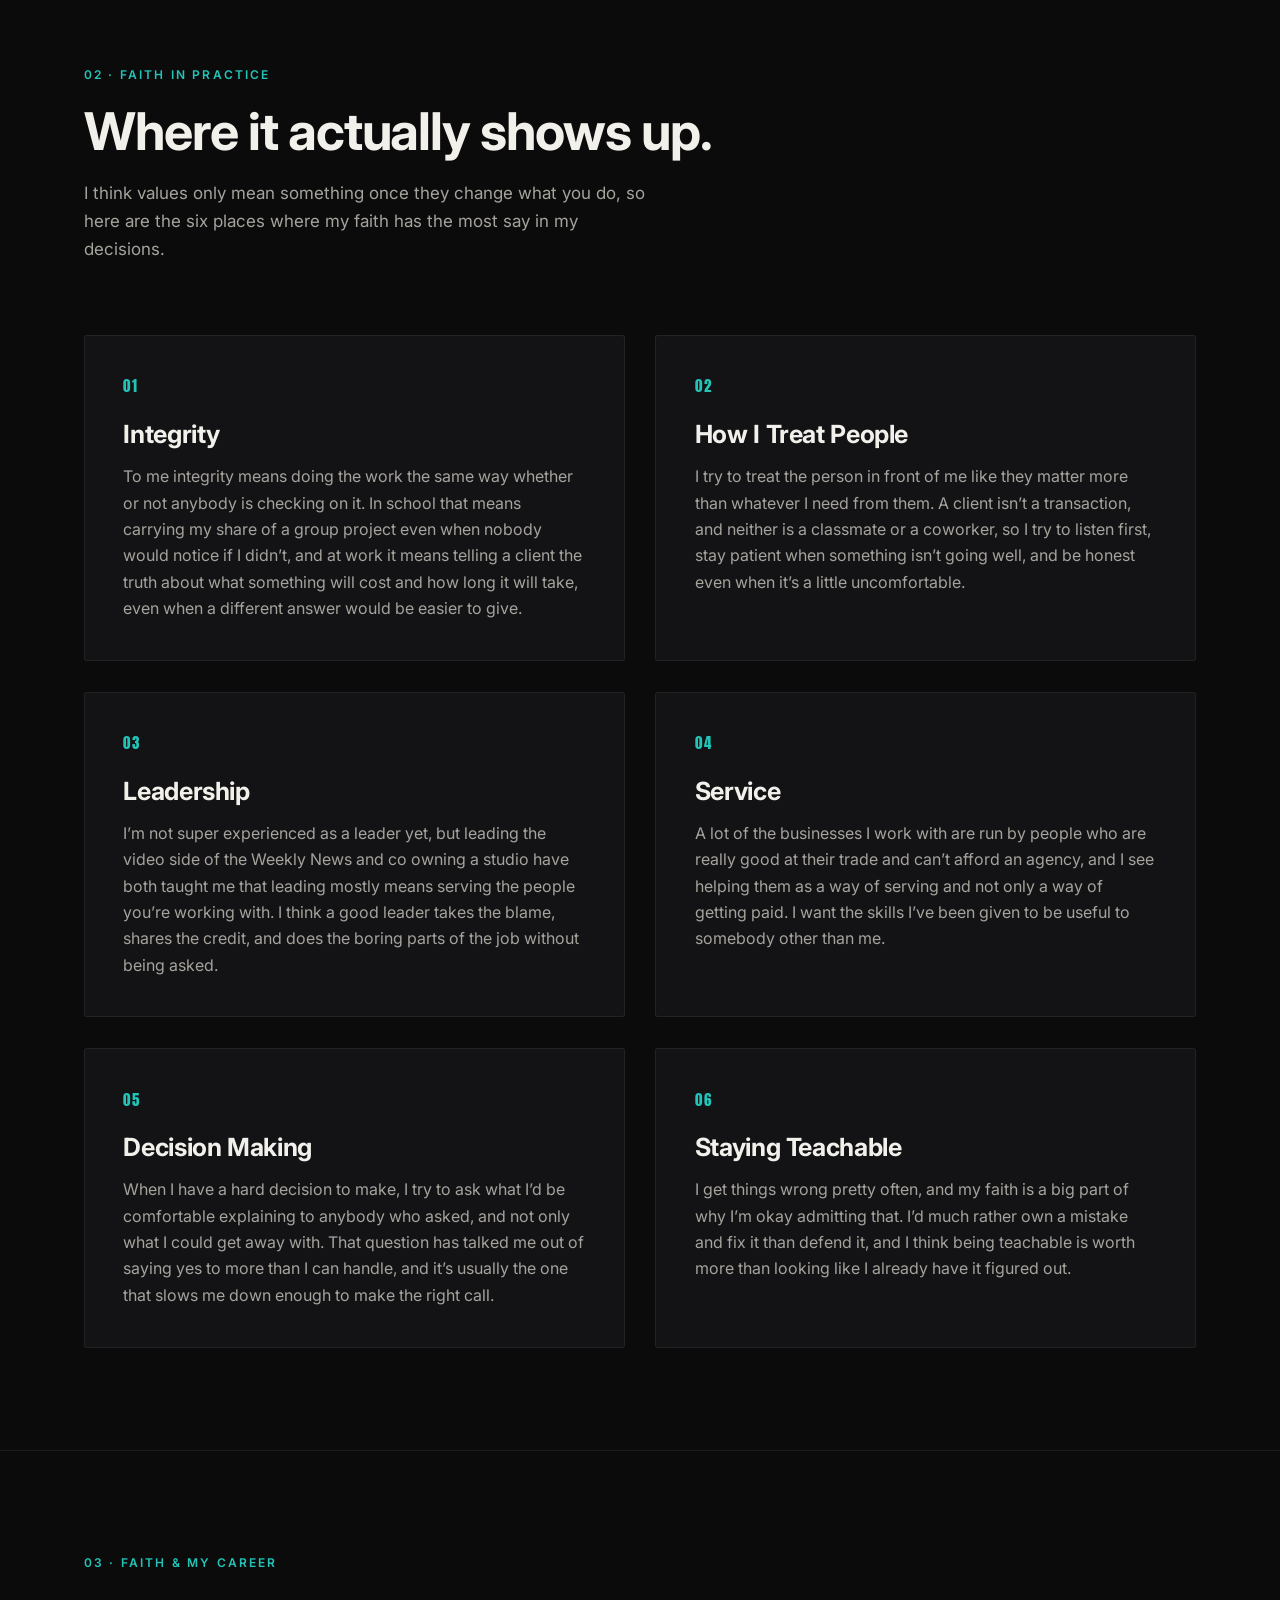
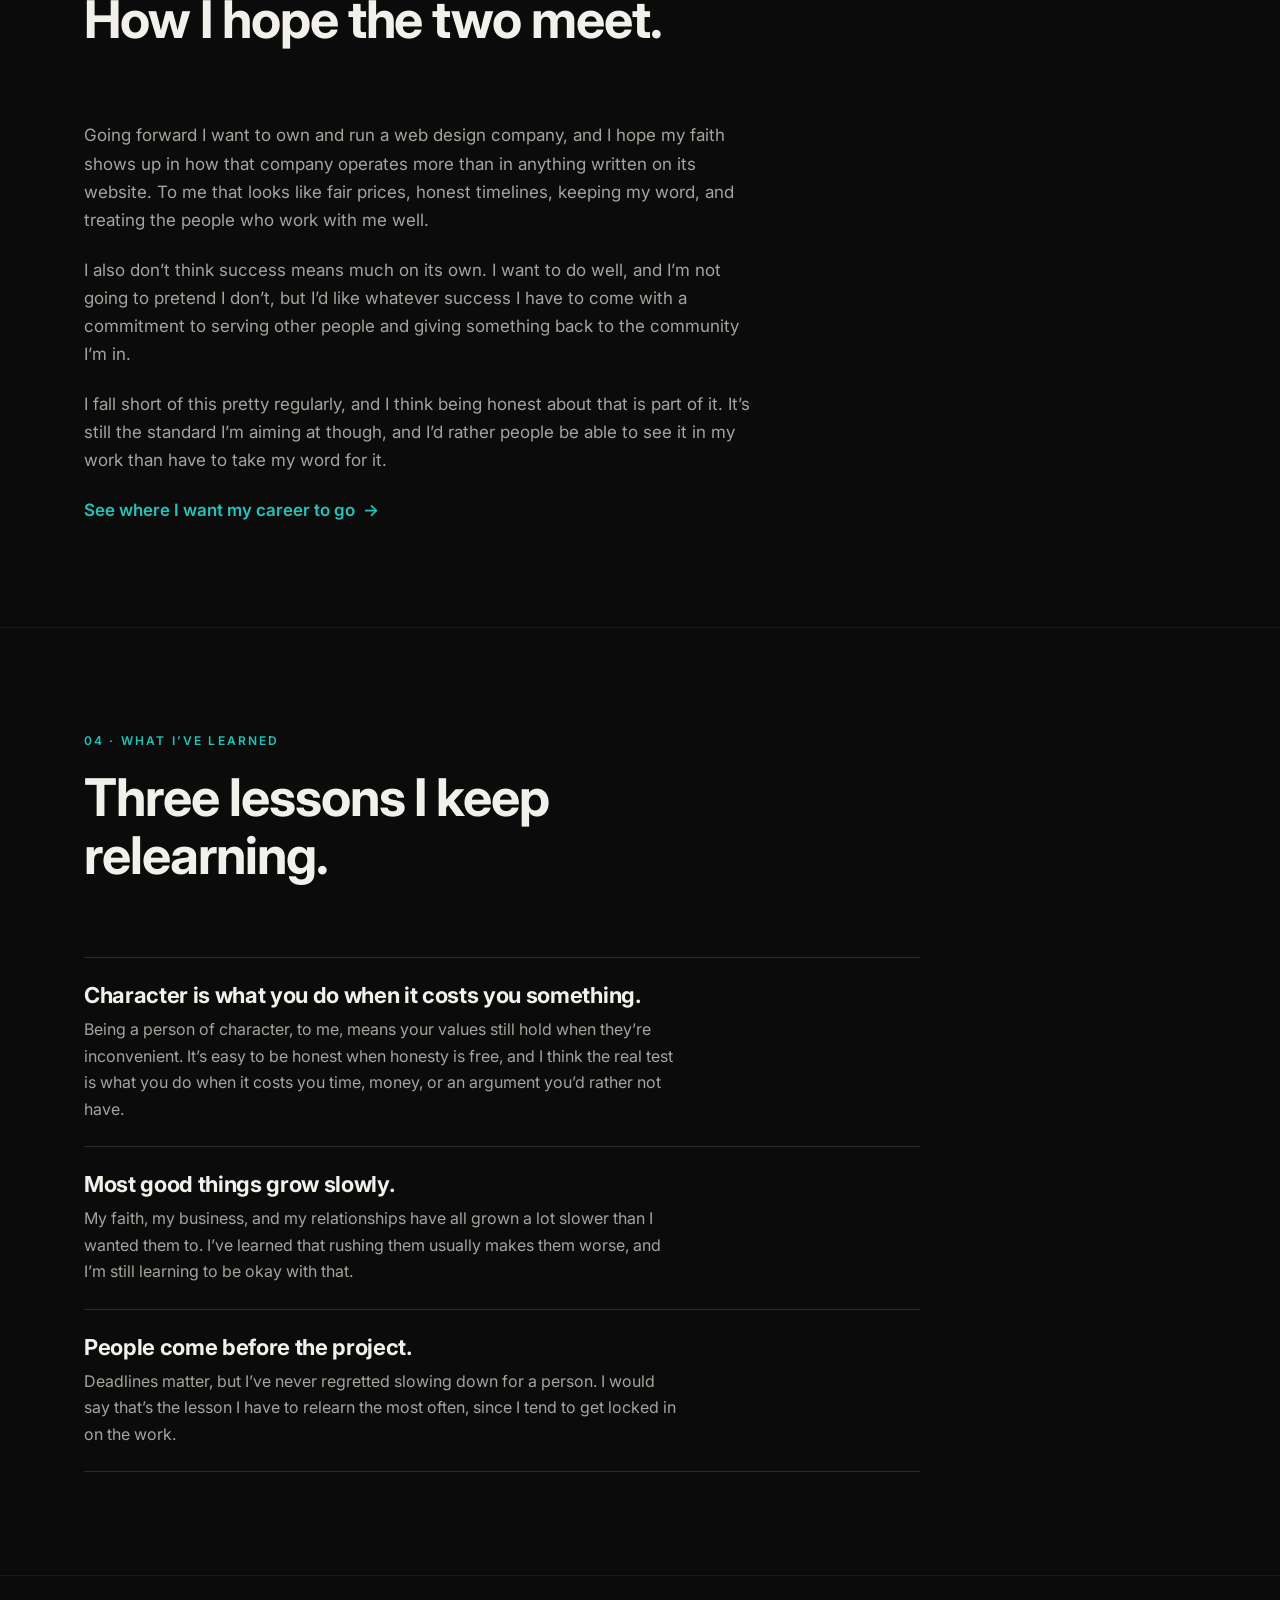
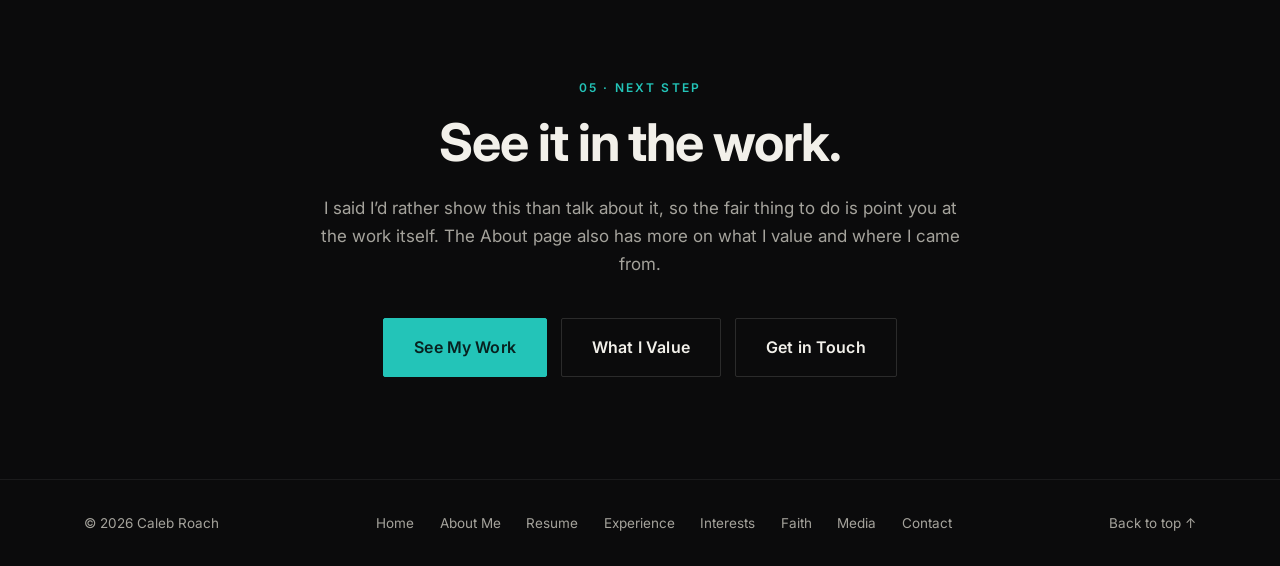
<file: faith.html>
<!doctype html>
<html lang="en">
<head>
<meta charset="utf-8">
<meta name="viewport" content="width=device-width, initial-scale=1, viewport-fit=cover">

<title>My Walk of Faith | Caleb Roach</title>
<meta name="description" content="How faith, values, and character shape the way Caleb Roach approaches his education, his work, and the career he is building.">
<meta name="theme-color" content="#0B0B0C">
<link rel="canonical" href="https://roach-c.github.io/portfolio/faith.html">

<meta property="og:title" content="My Walk of Faith | Caleb Roach">
<meta property="og:description" content="How my faith shapes the way I work, lead, and treat people.">
<meta property="og:type" content="profile">
<meta property="og:url" content="https://roach-c.github.io/portfolio/faith.html">
<meta property="og:image" content="https://roach-c.github.io/portfolio/assets/img/faith-road.jpg">

<link rel="preconnect" href="https://fonts.googleapis.com">
<link rel="preconnect" href="https://fonts.gstatic.com" crossorigin>
<link href="https://fonts.googleapis.com/css2?family=Anton&family=Inter:wght@400;500;600;700&display=swap" rel="stylesheet">
<link rel="stylesheet" href="assets/css/style.css">
<script>document.documentElement.classList.add('js');</script>
</head>
<body>

<a class="skip" href="#main">Skip to content</a>

<!-- ===================== HEADER / SITE TITLE + NAV ===================== -->
<header class="site-header" id="top">
  <div class="site-header__inner">

    <a class="brand" href="index.html">
      <span class="brand__name">Caleb Roach</span>
      <span class="brand__role">Communications &amp; Design</span>
    </a>

    <nav class="nav" aria-label="Main">
      <button class="nav__toggle" id="nav-toggle" aria-expanded="false" aria-controls="nav-menu">
        <span class="nav__toggle-bars" aria-hidden="true"></span>
        <span class="nav__toggle-text">Menu</span>
      </button>

      <ul class="nav__menu" id="nav-menu">
        <li><a href="index.html">Home</a></li>
        <li><a href="about.html">About Me</a></li>
        <li><a href="resume.html">Resume</a></li>
        <li><a href="experience.html">Experience</a></li>
        <li><a href="interests.html">Interests</a></li>
        <li><a href="faith.html" aria-current="page">Faith</a></li>
        <li><a href="media.html">Media</a></li>
        <li><a class="btn btn--sm" href="contact.html">Contact Me</a></li>
      </ul>
    </nav>

  </div>
</header>

<main id="main">
<!-- TODO Caleb: this whole page is a DRAFT written for you from what the About
     page already says. Read every paragraph and change anything that isn't
     true for you. It's also missing the specifics only you know, like a
     church you attend, a verse that matters to you, a mission trip or any
     volunteer work. Adding even one of those will make it a lot more yours. -->

<!-- ===================== PAGE HEADER ===================== -->
<section class="page-head">
  <div class="wrap">
    <nav class="crumbs" aria-label="Breadcrumb">
      <a href="index.html">Home</a>
      <span aria-hidden="true">/</span>
      <span>Walk of Faith</span>
    </nav>

    <p class="eyebrow">My Walk of Faith</p>
    <h1 class="page-head__title">A faith I&rsquo;m still<br>growing into.</h1>
    <p class="page-head__lede">
      I would say my faith is less of a separate part of my life and more of the
      thing underneath the rest of it. This page is my attempt at explaining how
      it actually shapes the way I work, the way I lead, and the way I treat
      people.
    </p>
  </div>
</section>

<!-- ===================== 01 · FAITH JOURNEY ===================== -->
<section class="fw" id="journey">
  <div class="wrap">

    <div class="fw__grid">

      <figure class="fw__photo" data-reveal>
        <img src="assets/img/faith-road.jpg"
             alt="A two lane road curving through tall trees with morning sunlight breaking through the branches."
             width="2000" height="1333">
        <figcaption>I don&rsquo;t have the whole road mapped out, and I think that&rsquo;s alright.</figcaption>
      </figure>

      <div class="fw__text">
        <div class="section-head" data-reveal>
          <p class="eyebrow">01 &middot; My Faith Journey</p>
          <h2 class="h2">Making it my own.</h2>
        </div>

        <div class="prose">
          <p data-reveal>
            Faith has been around me for most of my life, but I think having it
            around you and actually owning it are two pretty different things.
            Choosing Southern Nazarene was part of that for me, since I wanted to
            be at a Christian university where faith is part of the conversation
            in class and not something saved for the weekend.
          </p>

          <p data-reveal>
            College has been where I&rsquo;ve had to start sorting out what I
            believe for myself instead of what I was handed, and that has been a
            slower and quieter process than I expected it to be. I don&rsquo;t have
            all of it settled, and I&rsquo;d rather say that than pretend I do, but
            I would say my faith is more my own now than it was when I got here.
          </p>

          <p data-reveal>
            What has helped the most is being around people who take their faith
            seriously without making a show of it. Watching how they handle a
            hard week or a disagreement has taught me more than most of what
            I&rsquo;ve read, and it&rsquo;s a big part of why I care more about how
            I live this out than how I talk about it.
          </p>
        </div>
      </div>

    </div>
  </div>
</section>

<!-- ===================== 02 · VALUES IN PRACTICE ===================== -->
<section class="values" id="values">
  <div class="wrap">

    <div class="section-head" data-reveal>
      <p class="eyebrow">02 &middot; Faith In Practice</p>
      <h2 class="h2">Where it actually shows up.</h2>
      <p class="section-head__note">
        I think values only mean something once they change what you do, so here
        are the six places where my faith has the most say in my decisions.
      </p>
    </div>

    <ul class="values__grid">

      <li class="value" data-reveal>
        <span class="value__num">01</span>
        <h3>Integrity</h3>
        <p>
          To me integrity means doing the work the same way whether or not
          anybody is checking on it. In school that means carrying my share of a
          group project even when nobody would notice if I didn&rsquo;t, and at
          work it means telling a client the truth about what something will
          cost and how long it will take, even when a different answer would be
          easier to give.
        </p>
      </li>

      <li class="value" data-reveal>
        <span class="value__num">02</span>
        <h3>How I Treat People</h3>
        <p>
          I try to treat the person in front of me like they matter more than
          whatever I need from them. A client isn&rsquo;t a transaction, and
          neither is a classmate or a coworker, so I try to listen first, stay
          patient when something isn&rsquo;t going well, and be honest even when
          it&rsquo;s a little uncomfortable.
        </p>
      </li>

      <li class="value" data-reveal>
        <span class="value__num">03</span>
        <h3>Leadership</h3>
        <p>
          I&rsquo;m not super experienced as a leader yet, but leading the video
          side of the Weekly News and co owning a studio have both taught me that
          leading mostly means serving the people you&rsquo;re working with. I
          think a good leader takes the blame, shares the credit, and does the
          boring parts of the job without being asked.
        </p>
      </li>

      <li class="value" data-reveal>
        <span class="value__num">04</span>
        <h3>Service</h3>
        <p>
          A lot of the businesses I work with are run by people who are really
          good at their trade and can&rsquo;t afford an agency, and I see helping
          them as a way of serving and not only a way of getting paid. I want
          the skills I&rsquo;ve been given to be useful to somebody other than me.
        </p>
      </li>

      <li class="value" data-reveal>
        <span class="value__num">05</span>
        <h3>Decision Making</h3>
        <p>
          When I have a hard decision to make, I try to ask what I&rsquo;d be
          comfortable explaining to anybody who asked, and not only what I could
          get away with. That question has talked me out of saying yes to more
          than I can handle, and it&rsquo;s usually the one that slows me down
          enough to make the right call.
        </p>
      </li>

      <li class="value" data-reveal>
        <span class="value__num">06</span>
        <h3>Staying Teachable</h3>
        <p>
          I get things wrong pretty often, and my faith is a big part of why
          I&rsquo;m okay admitting that. I&rsquo;d much rather own a mistake and
          fix it than defend it, and I think being teachable is worth more than
          looking like I already have it figured out.
        </p>
      </li>

    </ul>
  </div>
</section>

<!-- ===================== 03 · FAITH AND CAREER ===================== -->
<section class="motivation" id="career">
  <div class="wrap">

    <div class="section-head" data-reveal>
      <p class="eyebrow">03 &middot; Faith &amp; My Career</p>
      <h2 class="h2">How I hope the two meet.</h2>
    </div>

    <div class="prose">
      <p data-reveal>
        Going forward I want to own and run a web design company, and I hope my
        faith shows up in how that company operates more than in anything written
        on its website. To me that looks like fair prices, honest timelines,
        keeping my word, and treating the people who work with me well.
      </p>

      <p data-reveal>
        I also don&rsquo;t think success means much on its own. I want to do well,
        and I&rsquo;m not going to pretend I don&rsquo;t, but I&rsquo;d like whatever
        success I have to come with a commitment to serving other people and
        giving something back to the community I&rsquo;m in.
      </p>

      <p data-reveal>
        I fall short of this pretty regularly, and I think being honest about that
        is part of it. It&rsquo;s still the standard I&rsquo;m aiming at though, and
        I&rsquo;d rather people be able to see it in my work than have to take my
        word for it.
      </p>

      <p class="prose__next" data-reveal>
        <a class="link" href="interests.html#professional-interests">
          See where I want my career to go <span aria-hidden="true">&rarr;</span>
        </a>
      </p>
    </div>

  </div>
</section>

<!-- ===================== 04 · LESSONS ===================== -->
<section class="fw fw--lessons" id="lessons">
  <div class="wrap">

    <div class="section-head" data-reveal>
      <p class="eyebrow">04 &middot; What I&rsquo;ve Learned</p>
      <h2 class="h2">Three lessons I keep relearning.</h2>
    </div>

    <ul class="fw__list">

      <li class="hob__item" data-reveal>
        <h3>Character is what you do when it costs you something.</h3>
        <p>
          Being a person of character, to me, means your values still hold when
          they&rsquo;re inconvenient. It&rsquo;s easy to be honest when honesty is
          free, and I think the real test is what you do when it costs you time,
          money, or an argument you&rsquo;d rather not have.
        </p>
      </li>

      <li class="hob__item" data-reveal>
        <h3>Most good things grow slowly.</h3>
        <p>
          My faith, my business, and my relationships have all grown a lot slower
          than I wanted them to. I&rsquo;ve learned that rushing them usually
          makes them worse, and I&rsquo;m still learning to be okay with that.
        </p>
      </li>

      <li class="hob__item" data-reveal>
        <h3>People come before the project.</h3>
        <p>
          Deadlines matter, but I&rsquo;ve never regretted slowing down for a
          person. I would say that&rsquo;s the lesson I have to relearn the most
          often, since I tend to get locked in on the work.
        </p>
      </li>

    </ul>

  </div>
</section>

<!-- ===================== CLOSING CTA ===================== -->
<section class="ahead" id="next">
  <div class="wrap">

    <p class="eyebrow" data-reveal>05 &middot; Next Step</p>
    <h2 class="h2 ahead__head" data-reveal>See it in the work.</h2>

    <p class="ahead__note" data-reveal>
      I said I&rsquo;d rather show this than talk about it, so the fair thing to do
      is point you at the work itself. The About page also has more on what I
      value and where I came from.
    </p>

    <div class="ahead__actions" data-reveal>
      <a class="btn" href="media.html">See My Work</a>
      <a class="btn btn--ghost" href="about.html#values">What I Value</a>
      <a class="btn btn--ghost" href="contact.html">Get in Touch</a>
    </div>

  </div>
</section>
</main>

<footer class="foot">
  <div class="wrap foot__inner">
    <span>&copy; <span id="year">2026</span> Caleb Roach</span>
    <nav class="foot__nav" aria-label="Footer">
      <a href="index.html">Home</a>
      <a href="about.html">About Me</a>
      <a href="resume.html">Resume</a>
      <a href="experience.html">Experience</a>
      <a href="interests.html">Interests</a>
      <a href="faith.html">Faith</a>
      <a href="media.html">Media</a>
      <a href="contact.html">Contact</a>
    </nav>
    <a href="#top">Back to top <span aria-hidden="true">&#8593;</span></a>
  </div>
</footer>

<script src="assets/js/main.js"></script>
</body>
</html>
</file>
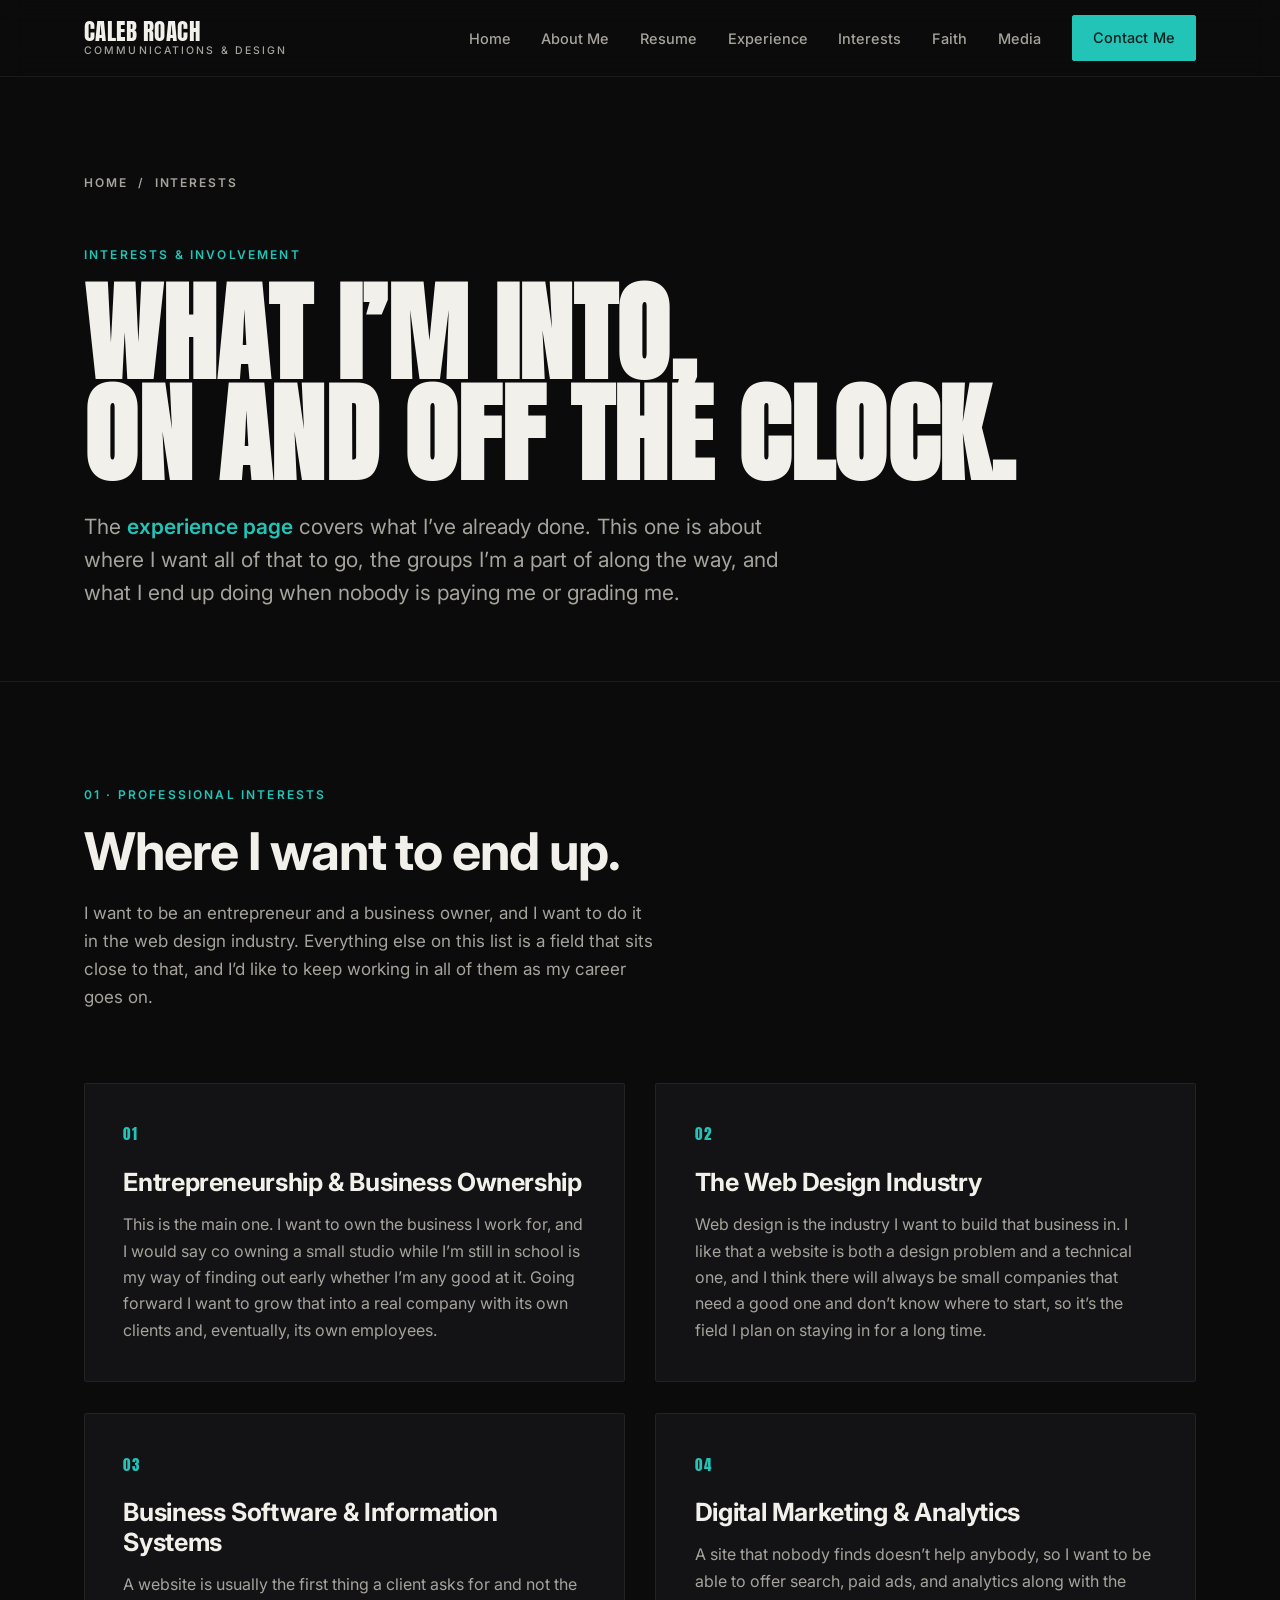
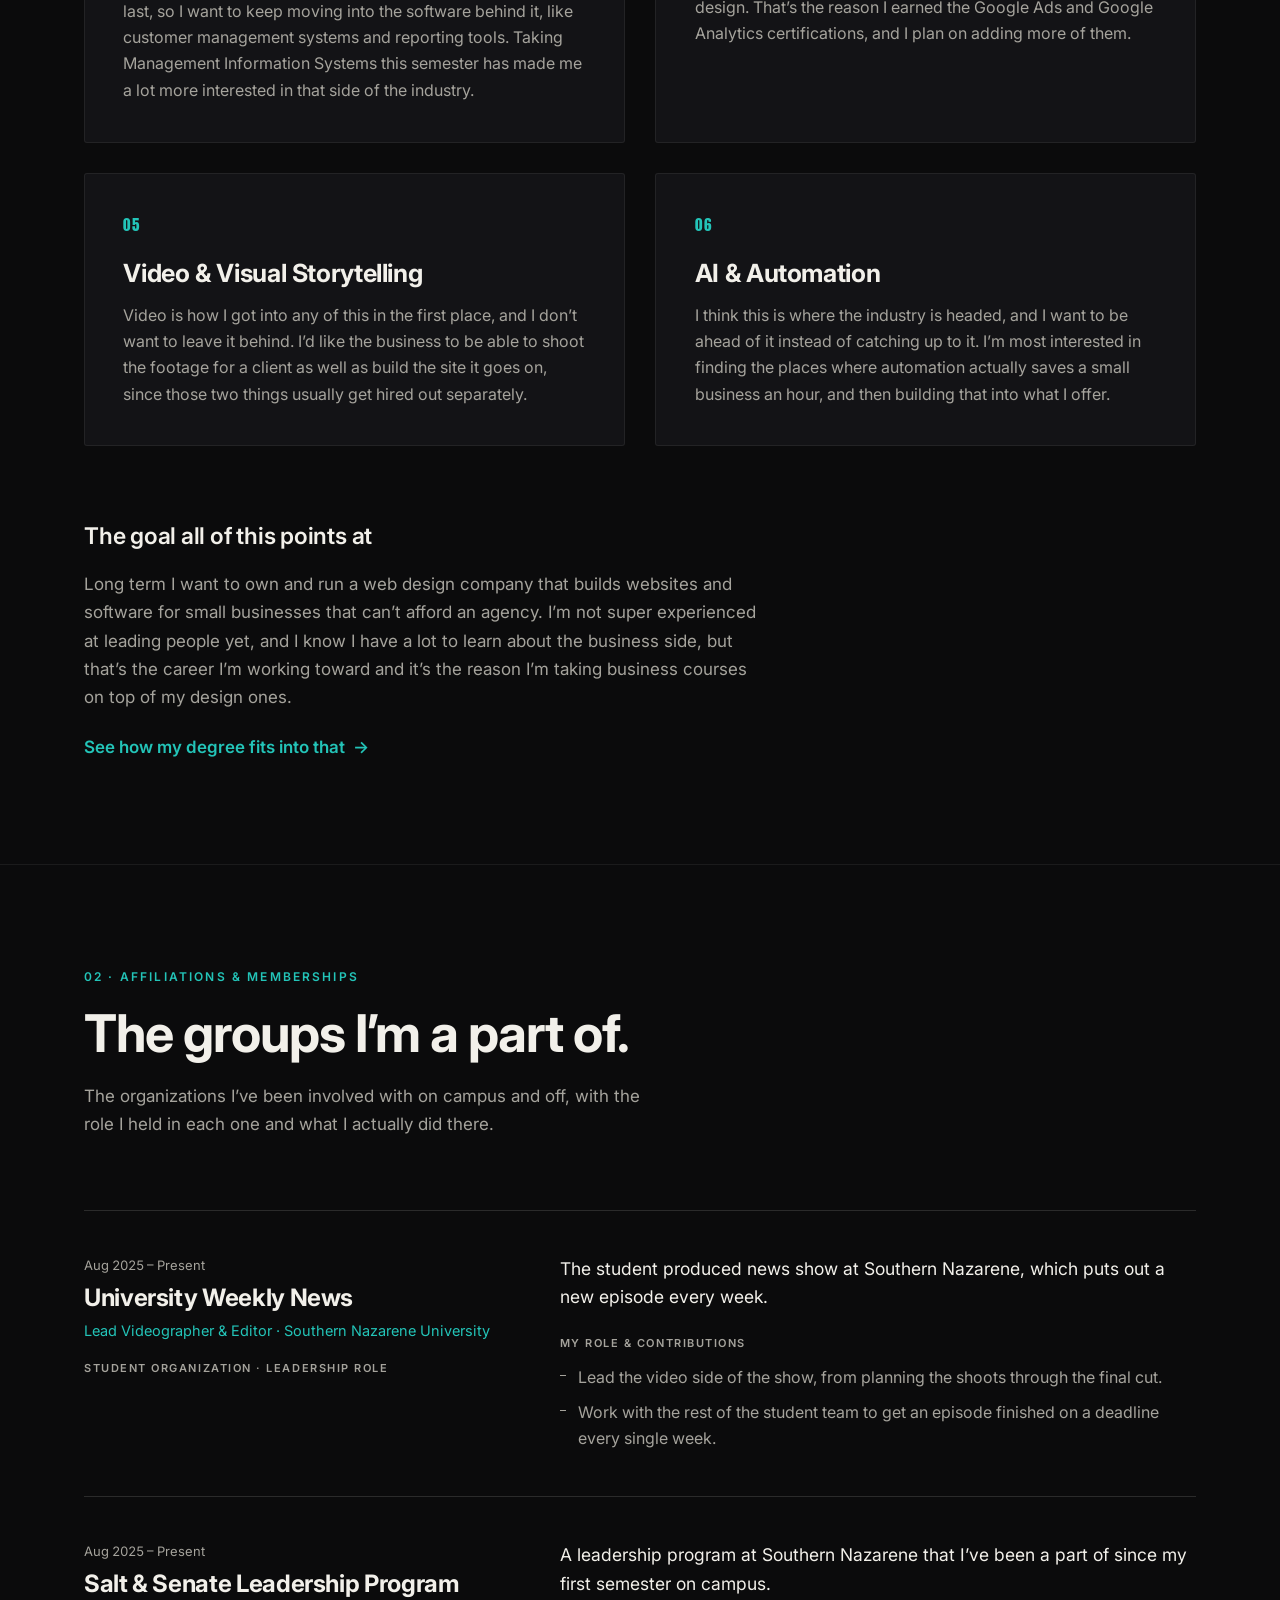
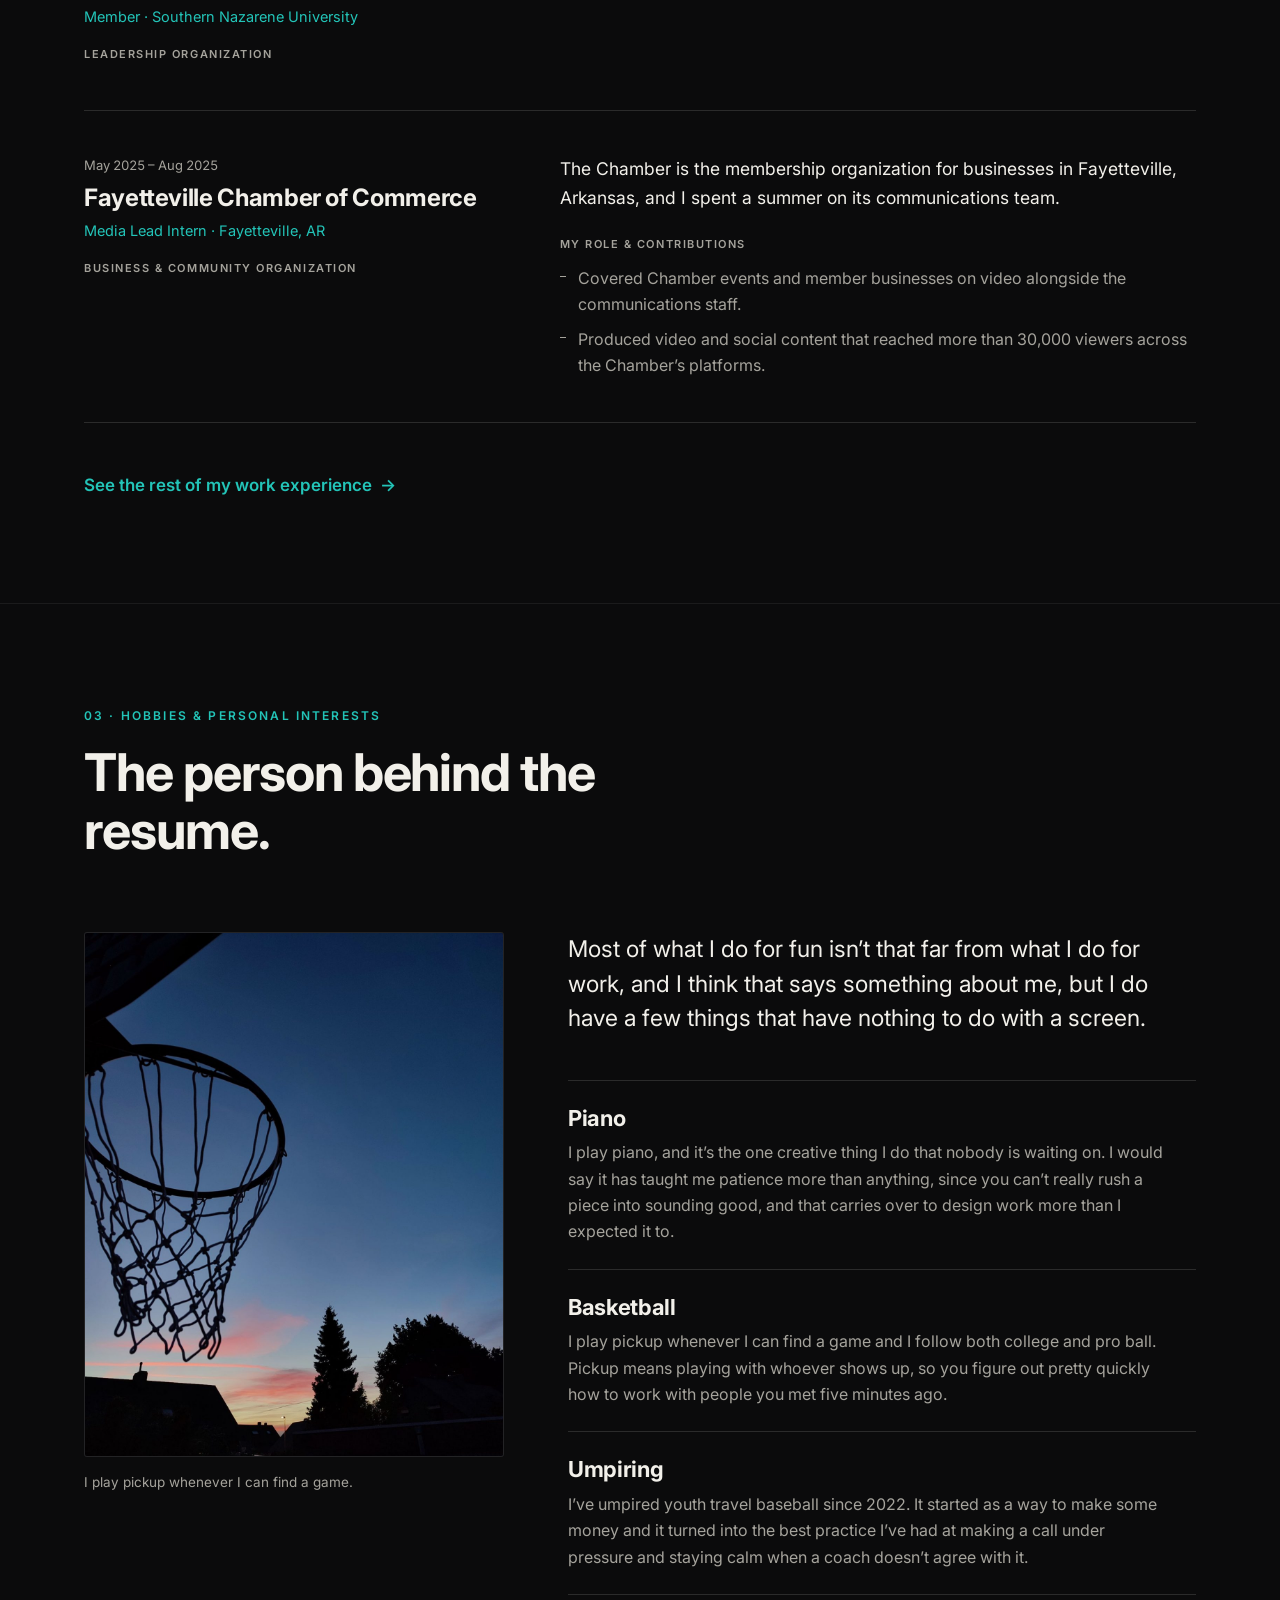
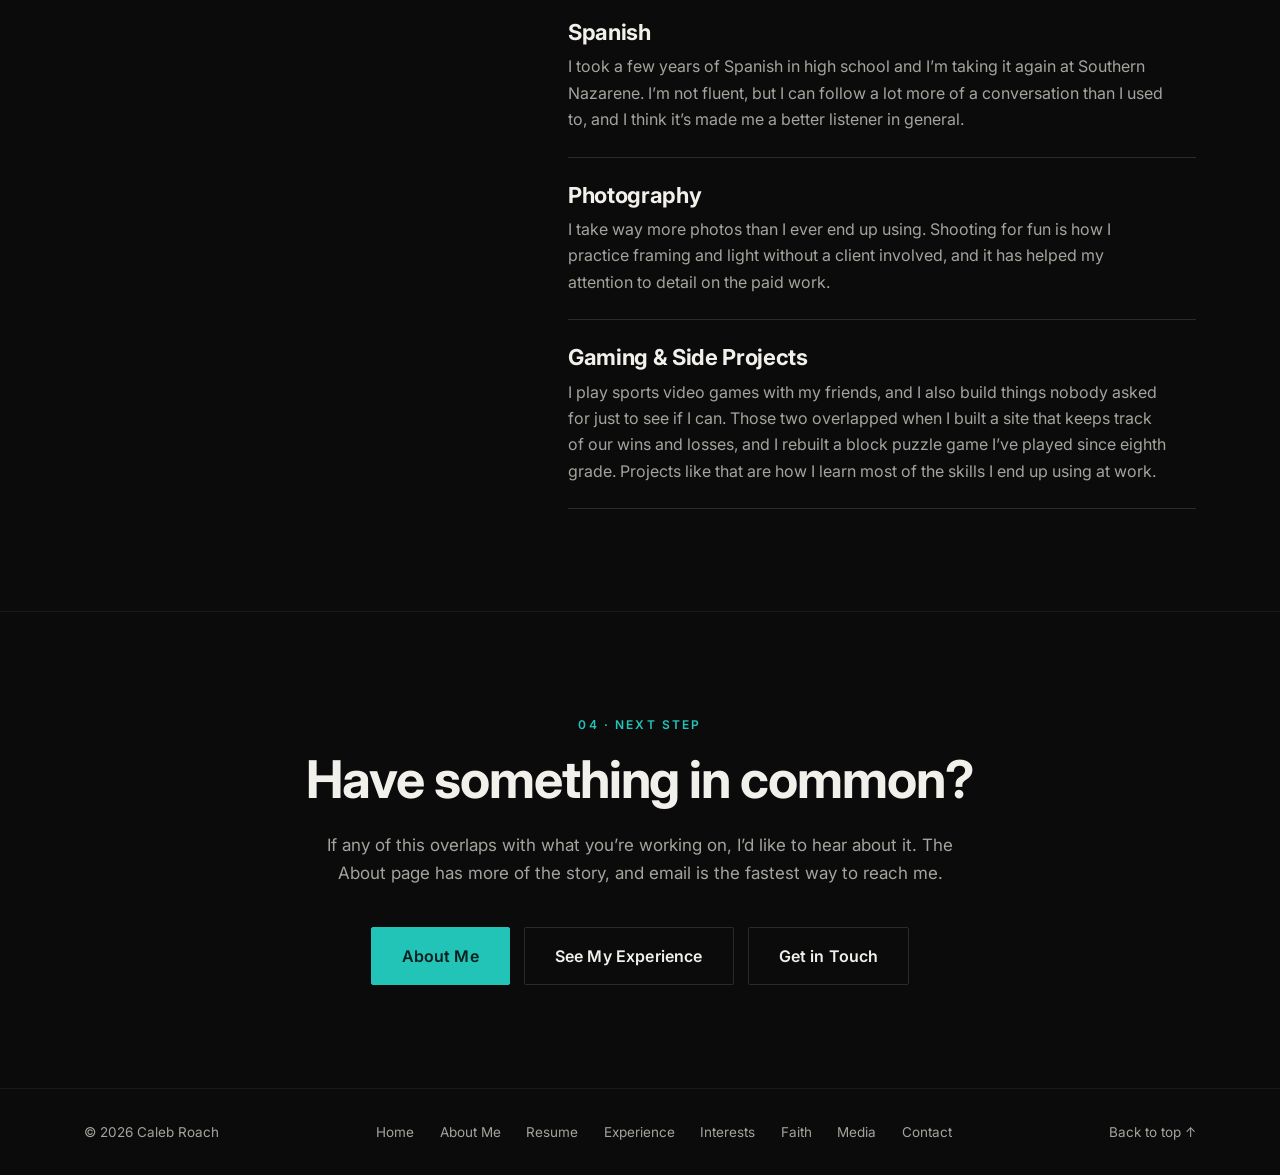
<file: interests.html>
<!doctype html>
<html lang="en">
<head>
<meta charset="utf-8">
<meta name="viewport" content="width=device-width, initial-scale=1, viewport-fit=cover">

<title>Interests &amp; Involvement | Caleb Roach</title>
<meta name="description" content="The professional interests, affiliations, and hobbies of Caleb Roach, a Communications and Design student at Southern Nazarene University.">
<meta name="theme-color" content="#0B0B0C">
<link rel="canonical" href="https://roach-c.github.io/portfolio/interests.html">

<meta property="og:title" content="Interests &amp; Involvement | Caleb Roach">
<meta property="og:description" content="What I want to pursue, the groups I'm part of, and what I do when nobody is paying me.">
<meta property="og:type" content="profile">
<meta property="og:url" content="https://roach-c.github.io/portfolio/interests.html">
<meta property="og:image" content="https://roach-c.github.io/portfolio/assets/img/hero.jpg">

<link rel="preconnect" href="https://fonts.googleapis.com">
<link rel="preconnect" href="https://fonts.gstatic.com" crossorigin>
<link href="https://fonts.googleapis.com/css2?family=Anton&family=Inter:wght@400;500;600;700&display=swap" rel="stylesheet">
<link rel="stylesheet" href="assets/css/style.css">
<script>document.documentElement.classList.add('js');</script>
</head>
<body>

<a class="skip" href="#main">Skip to content</a>

<!-- ===================== HEADER / SITE TITLE + NAV ===================== -->
<header class="site-header" id="top">
  <div class="site-header__inner">

    <a class="brand" href="index.html">
      <span class="brand__name">Caleb Roach</span>
      <span class="brand__role">Communications &amp; Design</span>
    </a>

    <nav class="nav" aria-label="Main">
      <button class="nav__toggle" id="nav-toggle" aria-expanded="false" aria-controls="nav-menu">
        <span class="nav__toggle-bars" aria-hidden="true"></span>
        <span class="nav__toggle-text">Menu</span>
      </button>

      <ul class="nav__menu" id="nav-menu">
        <li><a href="index.html">Home</a></li>
        <li><a href="about.html">About Me</a></li>
        <li><a href="resume.html">Resume</a></li>
        <li><a href="experience.html">Experience</a></li>
        <li><a href="interests.html" aria-current="page">Interests</a></li>
        <li><a href="faith.html">Faith</a></li>
        <li><a href="media.html">Media</a></li>
        <li><a class="btn btn--sm" href="contact.html">Contact Me</a></li>
      </ul>
    </nav>

  </div>
</header>

<main id="main">
<!-- ===================== PAGE HEADER ===================== -->
<section class="page-head">
  <div class="wrap">
    <nav class="crumbs" aria-label="Breadcrumb">
      <a href="index.html">Home</a>
      <span aria-hidden="true">/</span>
      <span>Interests</span>
    </nav>

    <p class="eyebrow">Interests &amp; Involvement</p>
    <h1 class="page-head__title">What I&rsquo;m into,<br>on and off the clock.</h1>
    <p class="page-head__lede">
      The <a class="link" href="experience.html">experience page</a> covers what
      I&rsquo;ve already done. This one is about where I want all of that to go, the
      groups I&rsquo;m a part of along the way, and what I end up doing when nobody is
      paying me or grading me.
    </p>
  </div>
</section>

<!-- ===================== 01 · PROFESSIONAL INTERESTS ===================== -->
<section class="pi" id="professional-interests">
  <div class="wrap">

    <div class="section-head" data-reveal>
      <p class="eyebrow">01 &middot; Professional Interests</p>
      <h2 class="h2">Where I want to end up.</h2>
      <p class="section-head__note">
        I want to be an entrepreneur and a business owner, and I want to do it in
        the web design industry. Everything else on this list is a field that sits
        close to that, and I&rsquo;d like to keep working in all of them as my
        career goes on.
      </p>
    </div>

    <ul class="values__grid">

      <li class="value" data-reveal>
        <span class="value__num">01</span>
        <h3>Entrepreneurship &amp; Business Ownership</h3>
        <p>
          This is the main one. I want to own the business I work for, and I would
          say co owning a small studio while I&rsquo;m still in school is my way of
          finding out early whether I&rsquo;m any good at it. Going forward I want to
          grow that into a real company with its own clients and, eventually, its
          own employees.
        </p>
      </li>

      <li class="value" data-reveal>
        <span class="value__num">02</span>
        <h3>The Web Design Industry</h3>
        <p>
          Web design is the industry I want to build that business in. I like that
          a website is both a design problem and a technical one, and I think
          there will always be small companies that need a good one and don&rsquo;t
          know where to start, so it&rsquo;s the field I plan on staying in for a
          long time.
        </p>
      </li>

      <li class="value" data-reveal>
        <span class="value__num">03</span>
        <h3>Business Software &amp; Information Systems</h3>
        <p>
          A website is usually the first thing a client asks for and not the last,
          so I want to keep moving into the software behind it, like customer
          management systems and reporting tools. Taking Management Information
          Systems this semester has made me a lot more interested in that side of
          the industry.
        </p>
      </li>

      <li class="value" data-reveal>
        <span class="value__num">04</span>
        <h3>Digital Marketing &amp; Analytics</h3>
        <p>
          A site that nobody finds doesn&rsquo;t help anybody, so I want to be able
          to offer search, paid ads, and analytics along with the design. That&rsquo;s
          the reason I earned the Google Ads and Google Analytics certifications,
          and I plan on adding more of them.
        </p>
      </li>

      <li class="value" data-reveal>
        <span class="value__num">05</span>
        <h3>Video &amp; Visual Storytelling</h3>
        <p>
          Video is how I got into any of this in the first place, and I don&rsquo;t
          want to leave it behind. I&rsquo;d like the business to be able to shoot
          the footage for a client as well as build the site it goes on, since
          those two things usually get hired out separately.
        </p>
      </li>

      <li class="value" data-reveal>
        <span class="value__num">06</span>
        <h3>AI &amp; Automation</h3>
        <p>
          I think this is where the industry is headed, and I want to be ahead of
          it instead of catching up to it. I&rsquo;m most interested in finding the
          places where automation actually saves a small business an hour, and
          then building that into what I offer.
        </p>
      </li>

    </ul>

    <div class="prose pi__goal" data-reveal>
      <h3 class="career__head">The goal all of this points at</h3>
      <p>
        Long term I want to own and run a web design company that builds websites
        and software for small businesses that can&rsquo;t afford an agency. I&rsquo;m
        not super experienced at leading people yet, and I know I have a lot to
        learn about the business side, but that&rsquo;s the career I&rsquo;m working
        toward and it&rsquo;s the reason I&rsquo;m taking business courses on top of
        my design ones.
      </p>
      <p class="prose__next">
        <a class="link" href="resume.html#education">
          See how my degree fits into that <span aria-hidden="true">&rarr;</span>
        </a>
      </p>
    </div>

  </div>
</section>

<!-- ===================== 02 · AFFILIATIONS & MEMBERSHIPS ===================== -->
<section class="aff" id="affiliations">
  <div class="wrap">

    <div class="section-head" data-reveal>
      <p class="eyebrow">02 &middot; Affiliations &amp; Memberships</p>
      <h2 class="h2">The groups I&rsquo;m a part of.</h2>
      <p class="section-head__note">
        The organizations I&rsquo;ve been involved with on campus and off, with the
        role I held in each one and what I actually did there.
      </p>
    </div>

    <!-- TODO Caleb: add anything missing here (clubs, honor societies, church,
         volunteer work, professional associations), and confirm the Salt & Senate
         and Weekly News dates are still current. Copy an <article class="job">
         block to add one. -->
    <div class="jobs__list">

      <article class="job" data-reveal>
        <div class="job__side">
          <p class="job__dates">Aug 2025 &ndash; Present</p>
          <h3 class="job__title">University Weekly News</h3>
          <p class="job__org">Lead Videographer &amp; Editor &middot; Southern Nazarene University</p>
          <span class="aff__kind">Student organization &middot; Leadership role</span>
        </div>
        <div class="job__main">
          <p class="job__summary">
            The student produced news show at Southern Nazarene, which puts out a
            new episode every week.
          </p>
          <h4 class="job__sub">My role &amp; contributions</h4>
          <ul class="entry__bullets">
            <li>Lead the video side of the show, from planning the shoots through the final cut.</li>
            <li>Work with the rest of the student team to get an episode finished on a deadline every single week.</li>
          </ul>
        </div>
      </article>

      <article class="job" data-reveal>
        <div class="job__side">
          <p class="job__dates">Aug 2025 &ndash; Present</p>
          <h3 class="job__title">Salt &amp; Senate Leadership Program</h3>
          <p class="job__org">Member &middot; Southern Nazarene University</p>
          <span class="aff__kind">Leadership organization</span>
        </div>
        <div class="job__main">
          <p class="job__summary">
            A leadership program at Southern Nazarene that I&rsquo;ve been a part of
            since my first semester on campus.
          </p>
          <!-- TODO Caleb: add a line or two on what you actually do in Salt & Senate
               (meetings, events, any position you hold). I left it short on
               purpose instead of guessing. -->
        </div>
      </article>

      <article class="job" data-reveal>
        <div class="job__side">
          <p class="job__dates">May 2025 &ndash; Aug 2025</p>
          <h3 class="job__title">Fayetteville Chamber of Commerce</h3>
          <p class="job__org">Media Lead Intern &middot; Fayetteville, AR</p>
          <span class="aff__kind">Business &amp; community organization</span>
        </div>
        <div class="job__main">
          <p class="job__summary">
            The Chamber is the membership organization for businesses in Fayetteville,
            Arkansas, and I spent a summer on its communications team.
          </p>
          <h4 class="job__sub">My role &amp; contributions</h4>
          <ul class="entry__bullets">
            <li>Covered Chamber events and member businesses on video alongside the communications staff.</li>
            <li>Produced video and social content that reached more than 30,000 viewers across the Chamber&rsquo;s platforms.</li>
          </ul>
        </div>
      </article>

    </div>

    <p class="rez__more" data-reveal>
      <a class="link" href="experience.html#work-experience">
        See the rest of my work experience <span aria-hidden="true">&rarr;</span>
      </a>
    </p>

  </div>
</section>

<!-- ===================== 03 · HOBBIES & PERSONAL INTERESTS ===================== -->
<section class="hob" id="hobbies">
  <div class="wrap">

    <div class="section-head" data-reveal>
      <p class="eyebrow">03 &middot; Hobbies &amp; Personal Interests</p>
      <h2 class="h2">The person behind the resume.</h2>
    </div>

    <div class="hob__grid">

      <figure class="hob__photo" data-reveal>
        <img src="assets/img/interests-hoop.jpg"
             alt="A basketball hoop and net in silhouette against a deep blue evening sky with a streak of pink cloud."
             loading="lazy" width="1200" height="1500">
        <figcaption>I play pickup whenever I can find a game.</figcaption>
      </figure>

      <div class="hob__body">
        <p class="lede" data-reveal>
          Most of what I do for fun isn&rsquo;t that far from what I do for work, and
          I think that says something about me, but I do have a few things that
          have nothing to do with a screen.
        </p>

        <ul class="hob__list">

          <li class="hob__item" data-reveal>
            <h3>Piano</h3>
            <p>
              I play piano, and it&rsquo;s the one creative thing I do that nobody is
              waiting on. I would say it has taught me patience more than anything,
              since you can&rsquo;t really rush a piece into sounding good, and that
              carries over to design work more than I expected it to.
            </p>
          </li>

          <li class="hob__item" data-reveal>
            <h3>Basketball</h3>
            <p>
              I play pickup whenever I can find a game and I follow both college and
              pro ball. Pickup means playing with whoever shows up, so you figure
              out pretty quickly how to work with people you met five minutes ago.
            </p>
          </li>

          <li class="hob__item" data-reveal>
            <h3>Umpiring</h3>
            <p>
              I&rsquo;ve umpired youth travel baseball since 2022. It started as a way
              to make some money and it turned into the best practice I&rsquo;ve had at
              making a call under pressure and staying calm when a coach doesn&rsquo;t
              agree with it.
            </p>
          </li>

          <li class="hob__item" data-reveal>
            <h3>Spanish</h3>
            <p>
              I took a few years of Spanish in high school and I&rsquo;m taking it again
              at Southern Nazarene. I&rsquo;m not fluent, but I can follow a lot more
              of a conversation than I used to, and I think it&rsquo;s made me a
              better listener in general.
            </p>
          </li>

          <li class="hob__item" data-reveal>
            <h3>Photography</h3>
            <p>
              I take way more photos than I ever end up using. Shooting for fun is
              how I practice framing and light without a client involved, and it
              has helped my attention to detail on the paid work.
            </p>
          </li>

          <li class="hob__item" data-reveal>
            <h3>Gaming &amp; Side Projects</h3>
            <p>
              I play sports video games with my friends, and I also build things
              nobody asked for just to see if I can. Those two overlapped when I
              built a site that keeps track of our wins and losses, and I rebuilt a
              block puzzle game I&rsquo;ve played since eighth grade. Projects like
              that are how I learn most of the skills I end up using at work.
            </p>
          </li>

        </ul>
      </div>

    </div>
  </div>
</section>

<!-- ===================== CLOSING CTA ===================== -->
<section class="ahead" id="next">
  <div class="wrap">

    <p class="eyebrow" data-reveal>04 &middot; Next Step</p>
    <h2 class="h2 ahead__head" data-reveal>Have something in common?</h2>

    <p class="ahead__note" data-reveal>
      If any of this overlaps with what you&rsquo;re working on, I&rsquo;d like to hear
      about it. The About page has more of the story, and email is the fastest way
      to reach me.
    </p>

    <div class="ahead__actions" data-reveal>
      <a class="btn" href="about.html">About Me</a>
      <a class="btn btn--ghost" href="experience.html">See My Experience</a>
      <a class="btn btn--ghost" href="contact.html">Get in Touch</a>
    </div>

  </div>
</section>
</main>

<footer class="foot">
  <div class="wrap foot__inner">
    <span>&copy; <span id="year">2026</span> Caleb Roach</span>
    <nav class="foot__nav" aria-label="Footer">
      <a href="index.html">Home</a>
      <a href="about.html">About Me</a>
      <a href="resume.html">Resume</a>
      <a href="experience.html">Experience</a>
      <a href="interests.html">Interests</a>
      <a href="faith.html">Faith</a>
      <a href="media.html">Media</a>
      <a href="contact.html">Contact</a>
    </nav>
    <a href="#top">Back to top <span aria-hidden="true">&#8593;</span></a>
  </div>
</footer>

<script src="assets/js/main.js"></script>
</body>
</html>
</file>
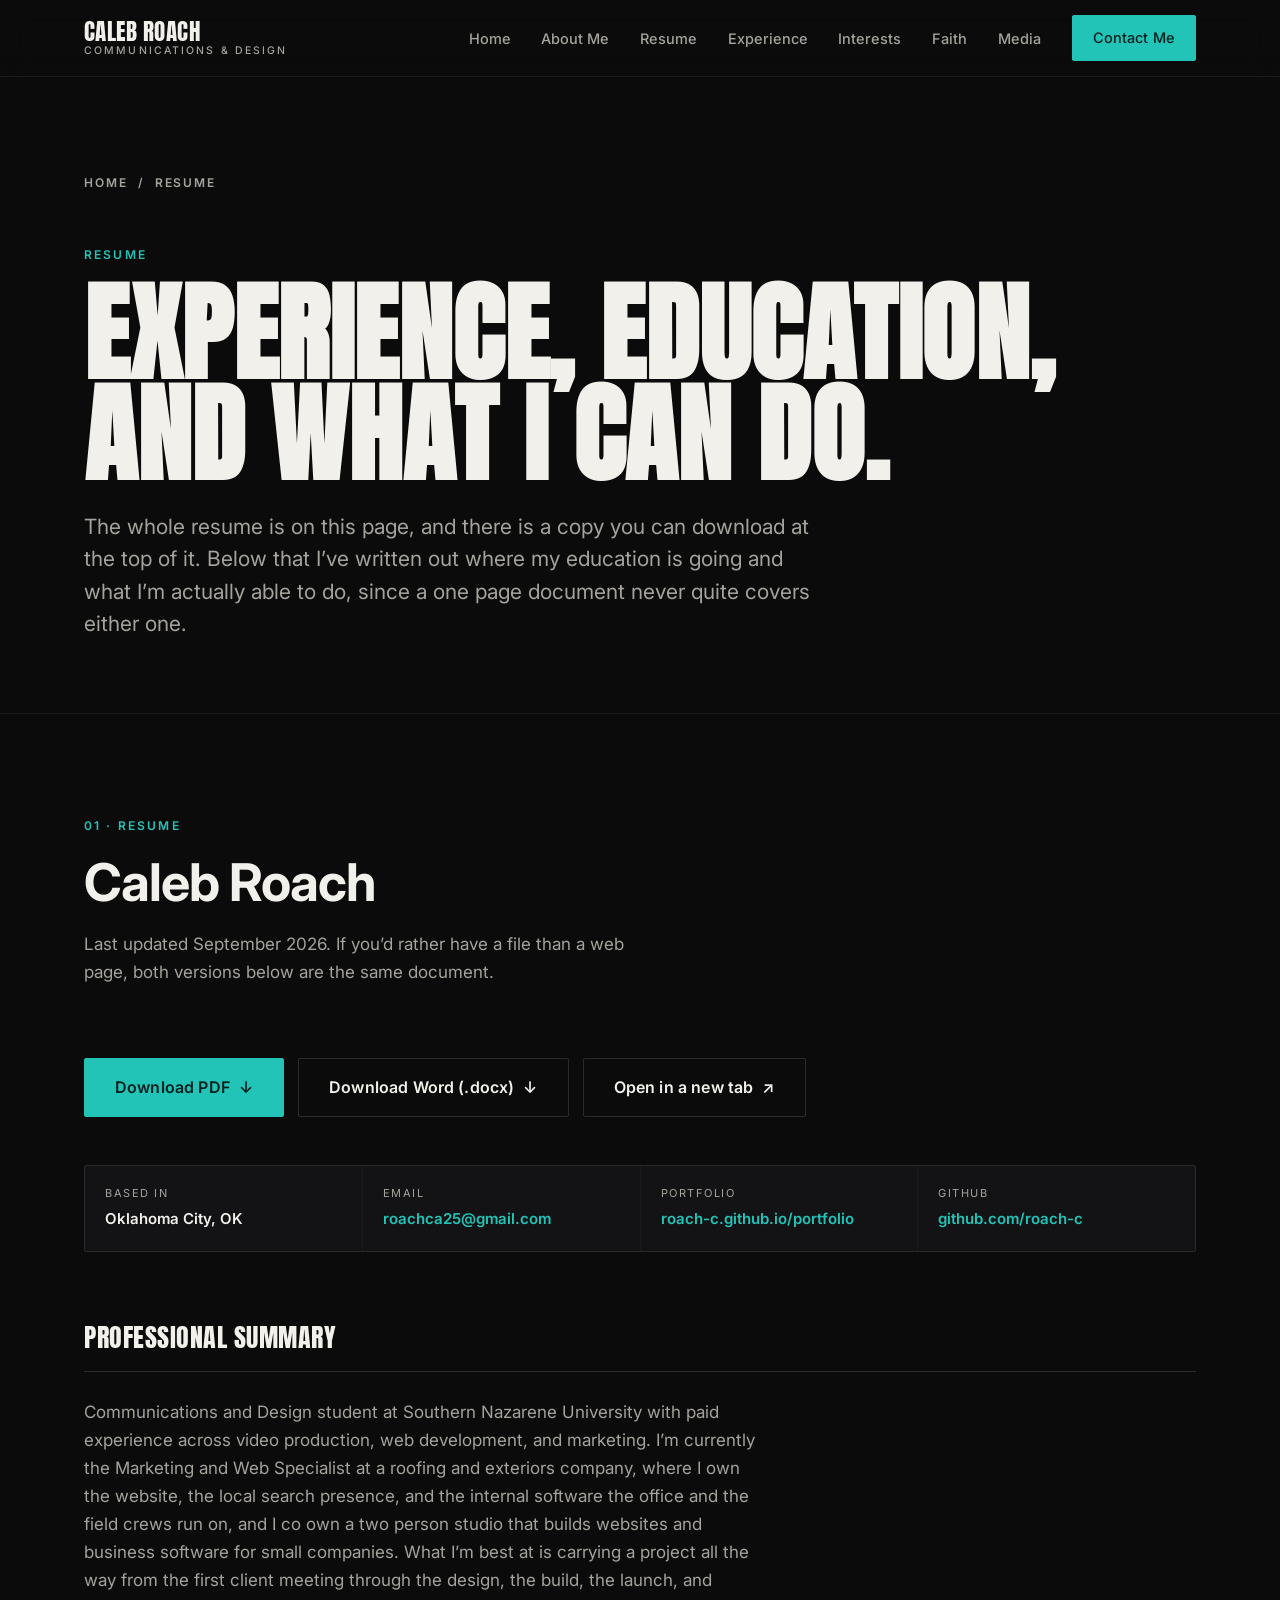
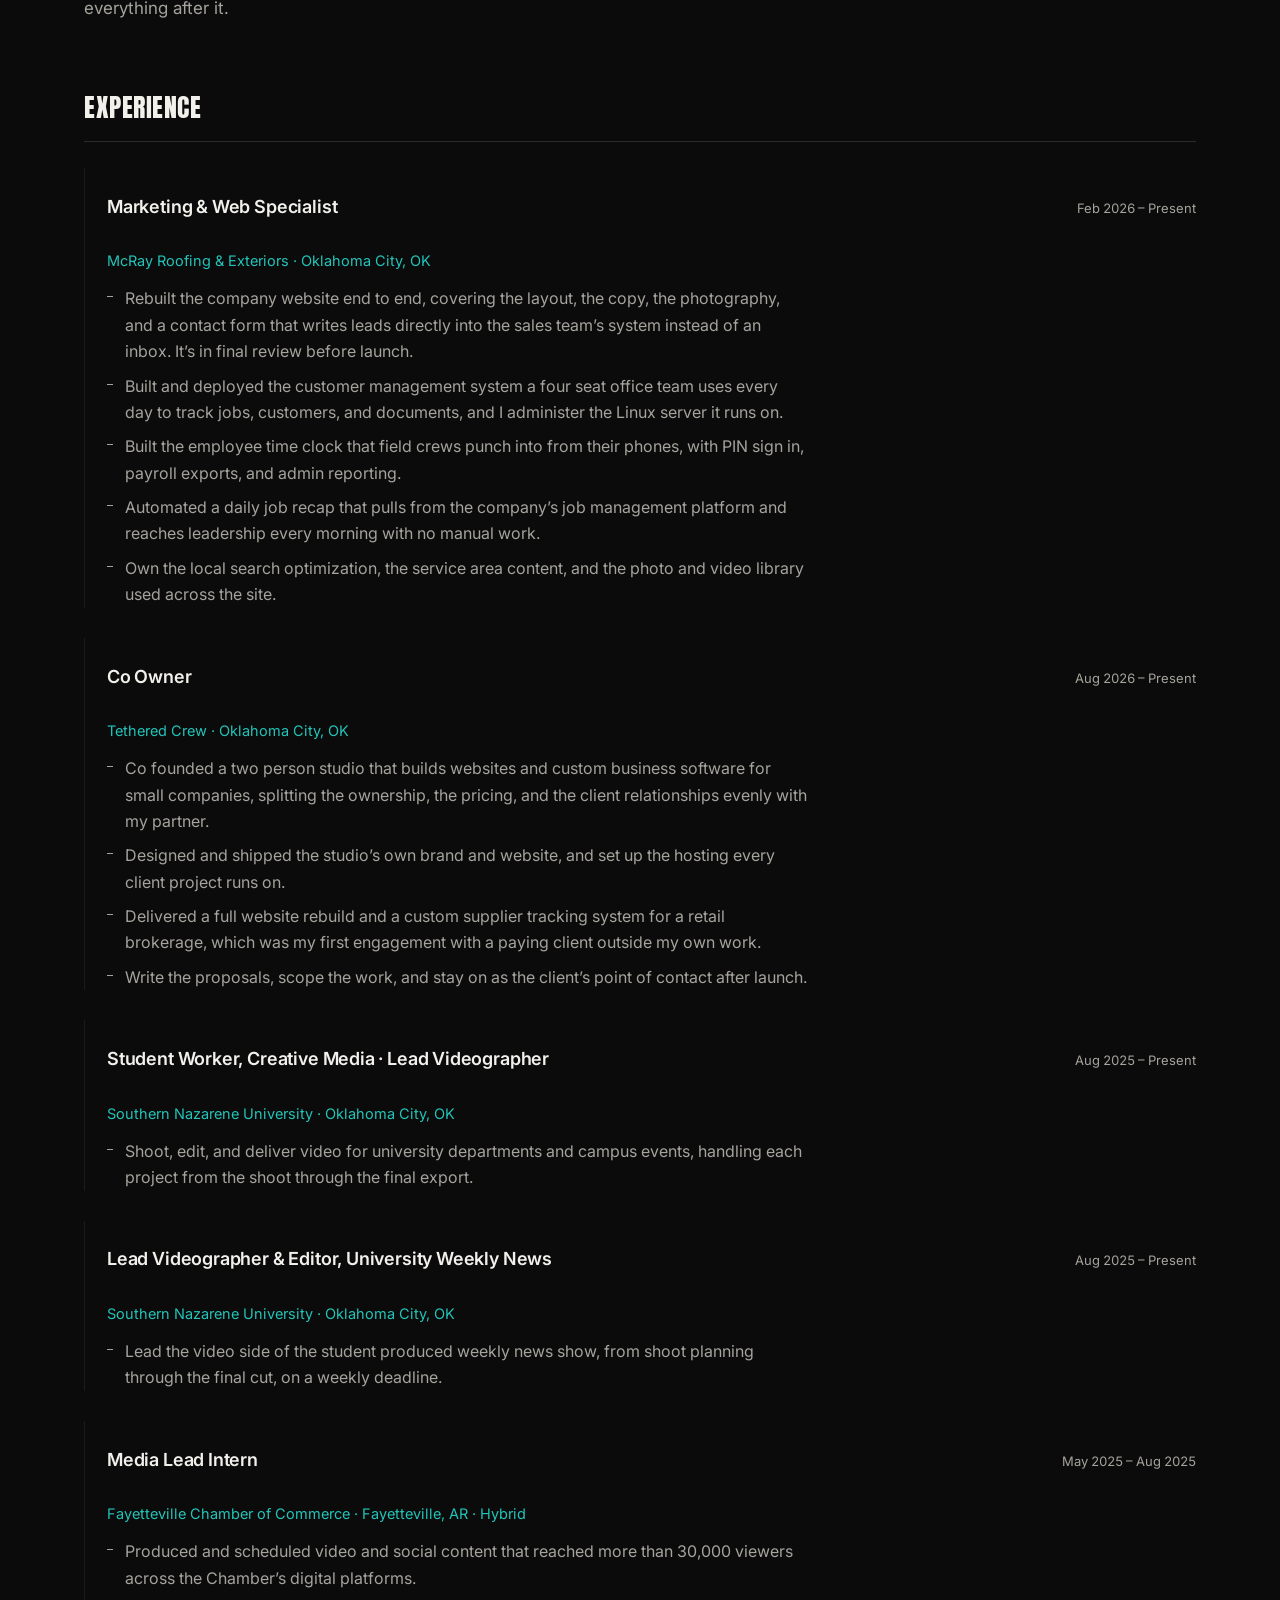
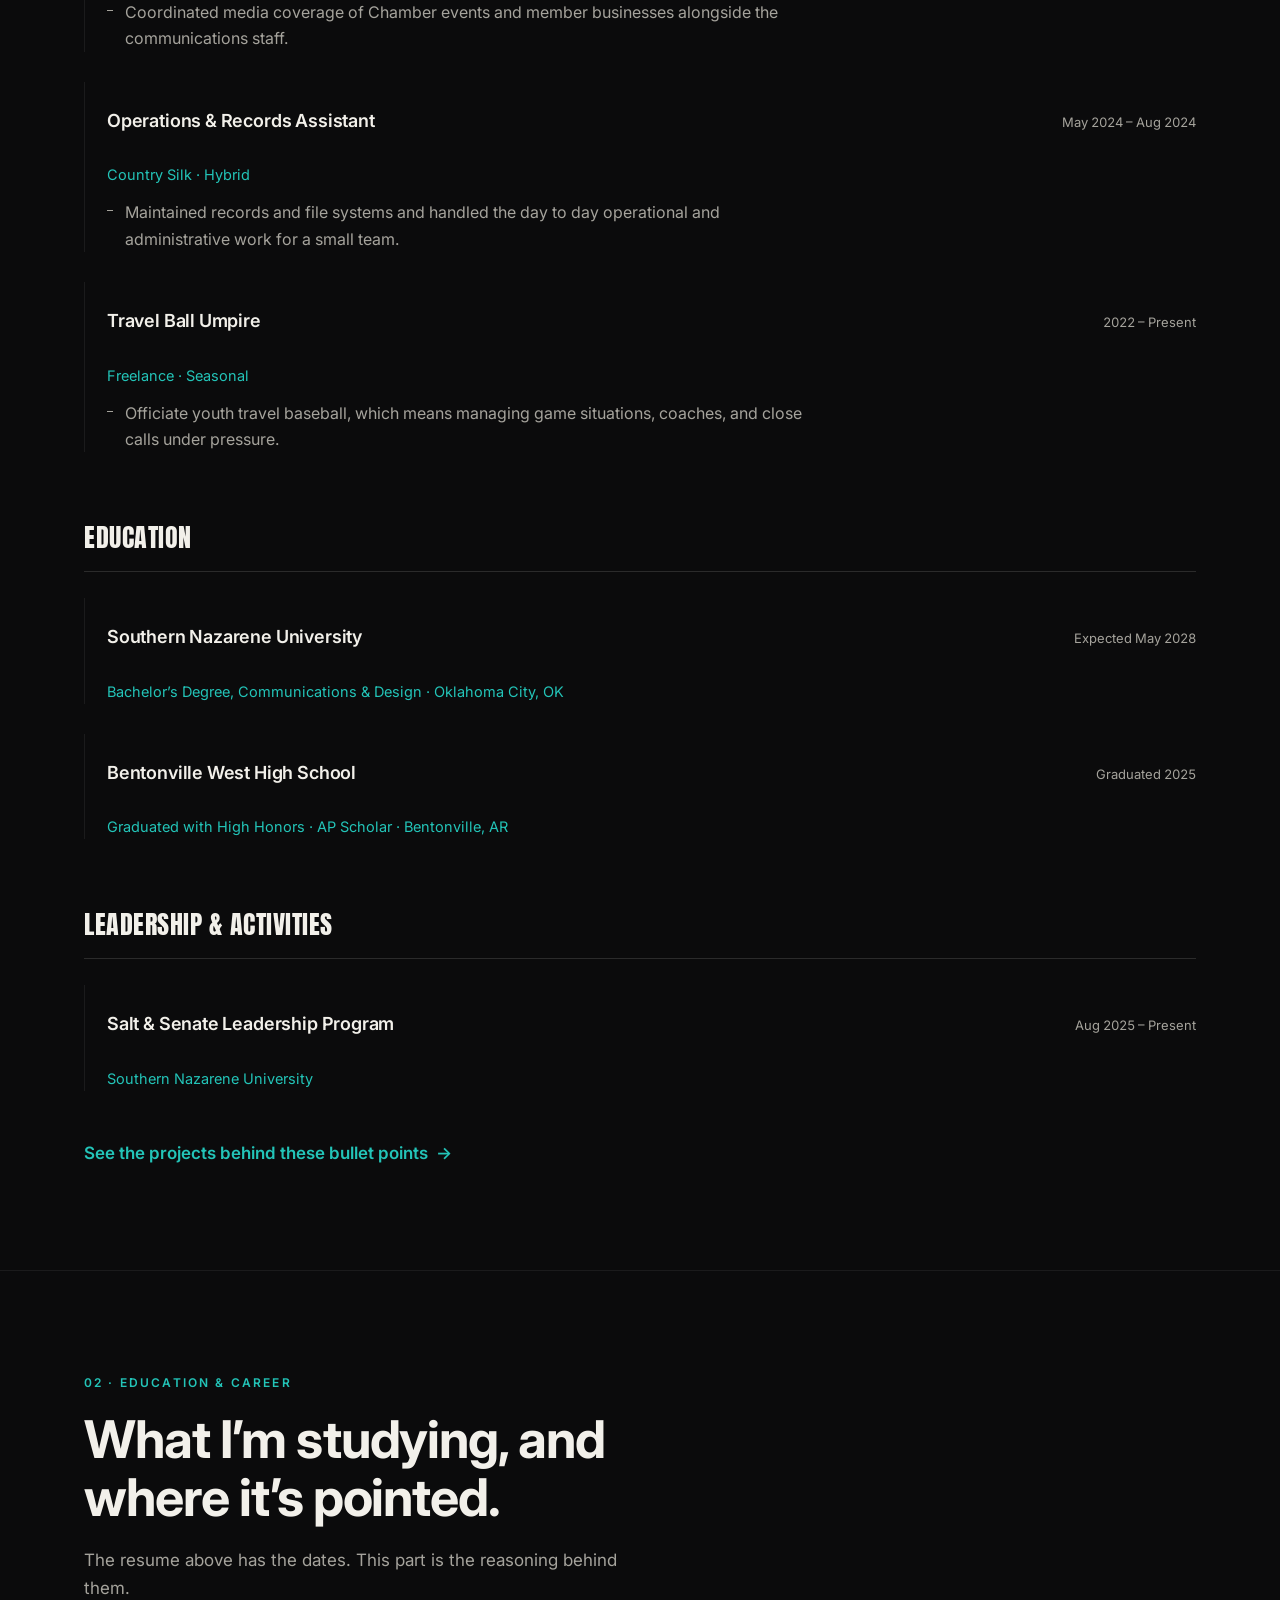
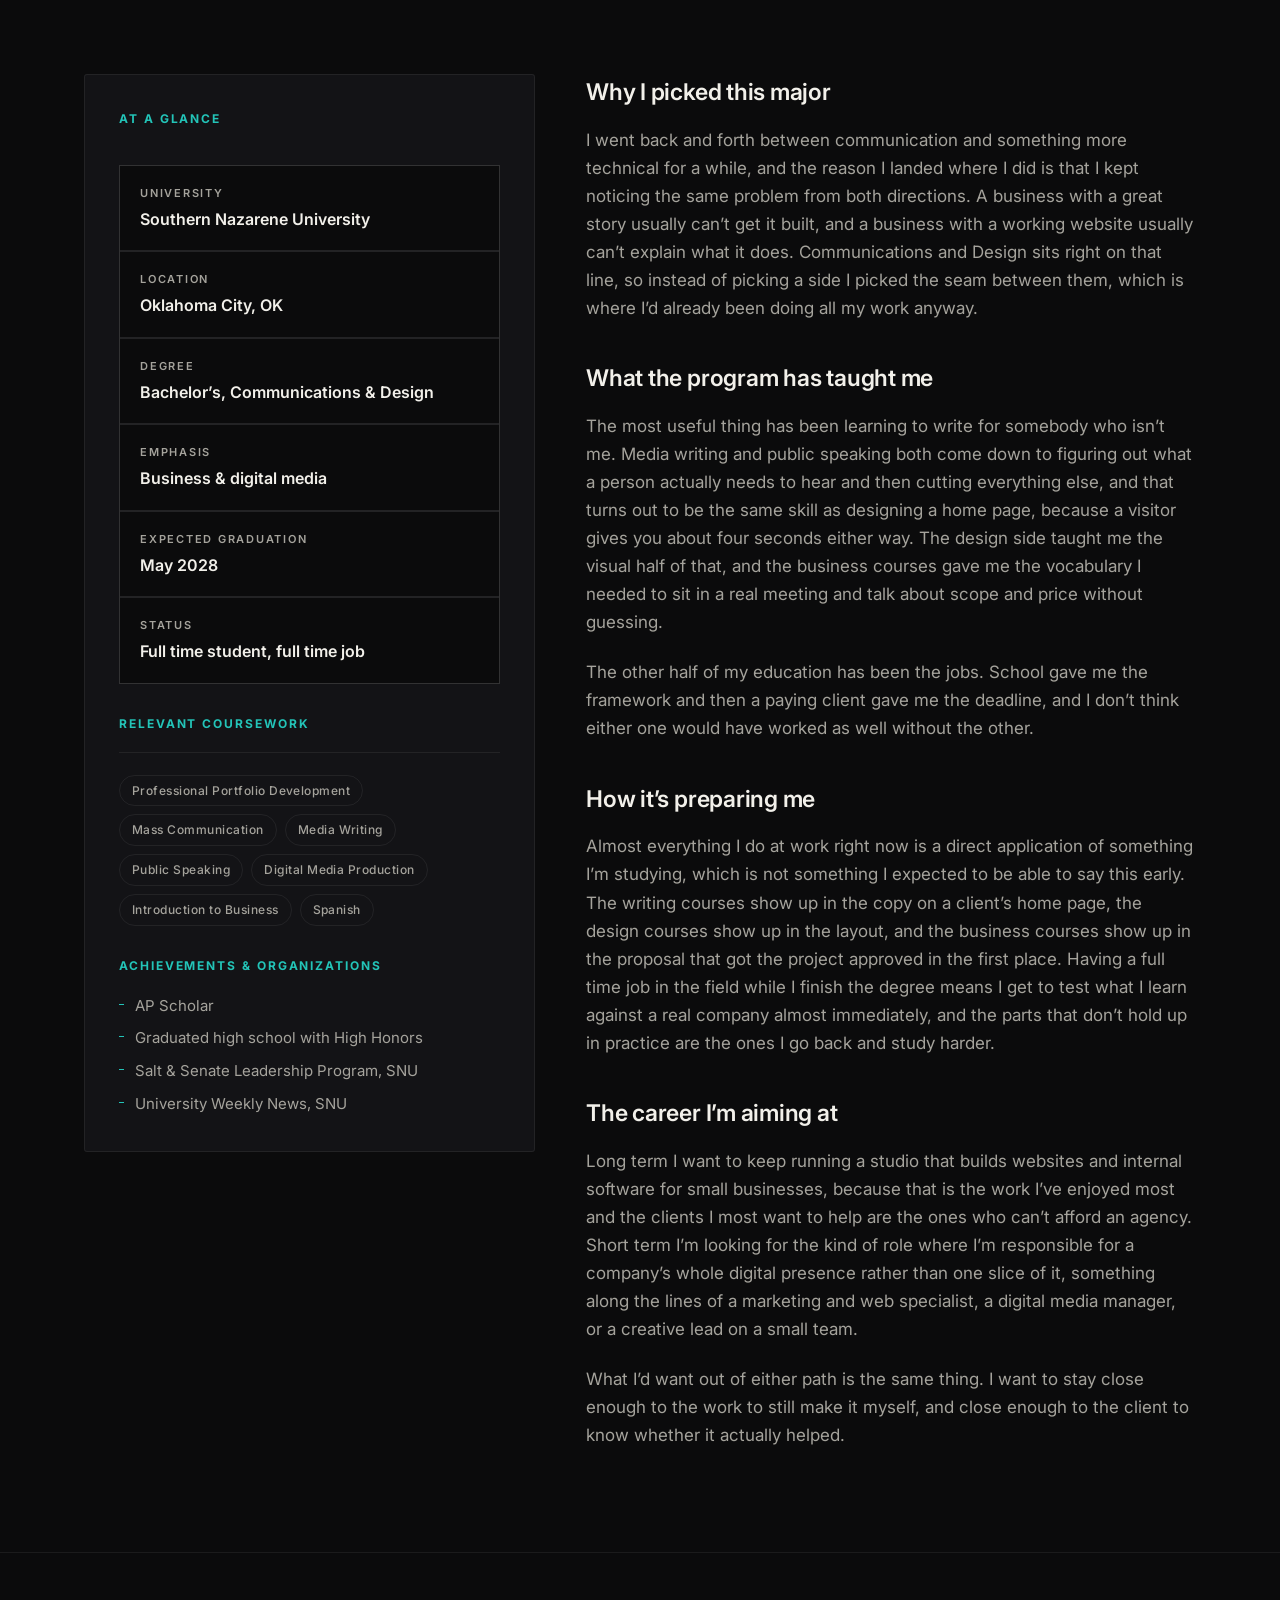
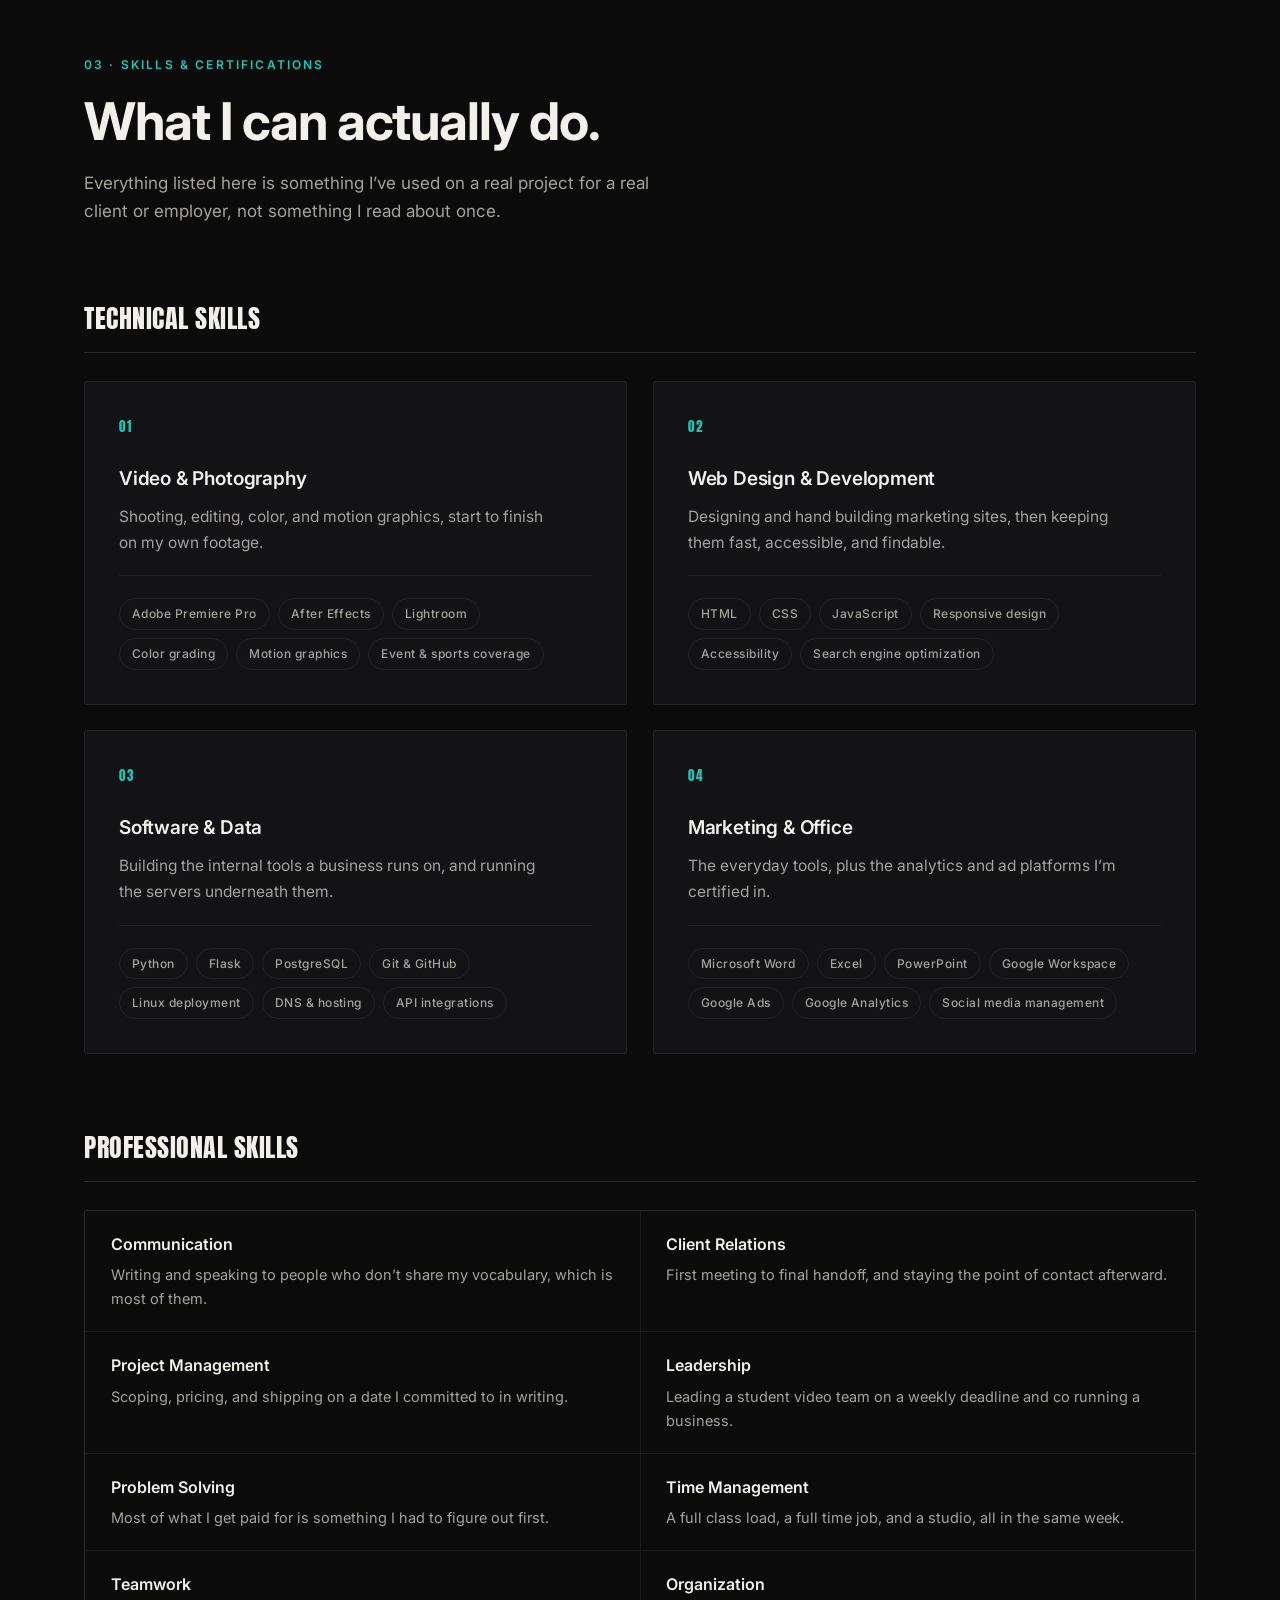
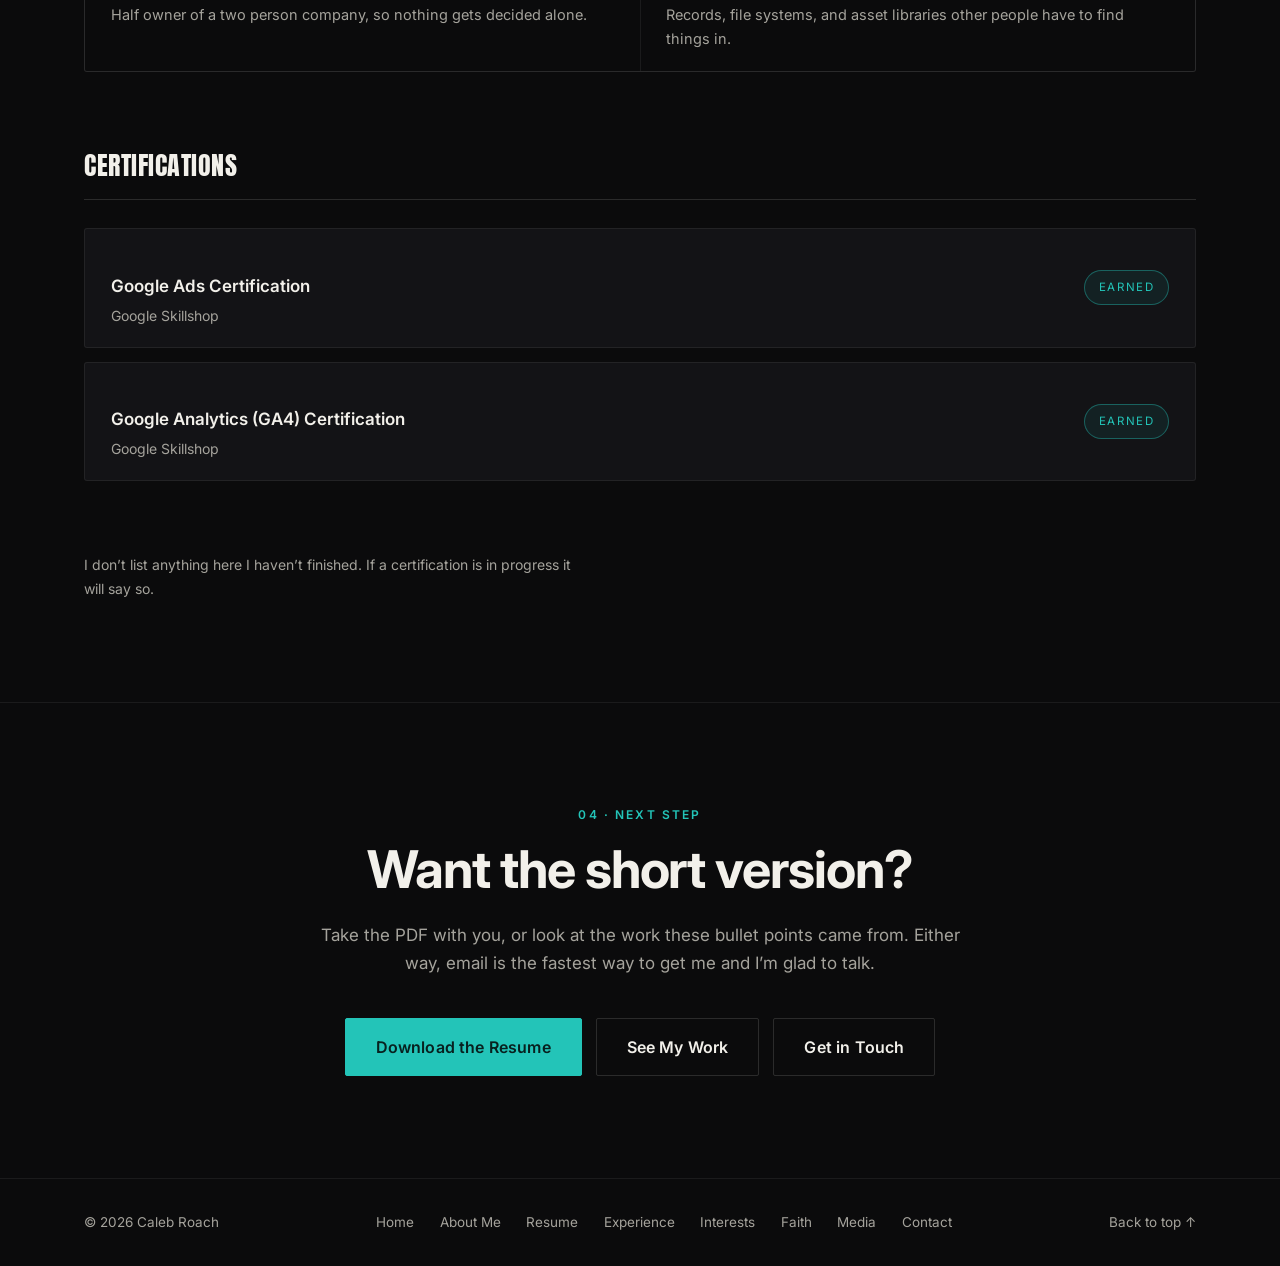
<file: resume.html>
<!doctype html>
<html lang="en">
<head>
<meta charset="utf-8">
<meta name="viewport" content="width=device-width, initial-scale=1, viewport-fit=cover">

<title>Resume | Caleb Roach</title>
<meta name="description" content="The resume, education, career goals, skills, and certifications of Caleb Roach, a Communications and Design student at Southern Nazarene University working in video production, web development, and marketing.">
<meta name="theme-color" content="#0B0B0C">
<link rel="canonical" href="https://roach-c.github.io/portfolio/resume.html">

<meta property="og:title" content="Resume | Caleb Roach">
<meta property="og:description" content="Experience, education, skills, and certifications. Downloadable as a PDF or a Word file.">
<meta property="og:type" content="profile">
<meta property="og:url" content="https://roach-c.github.io/portfolio/resume.html">
<meta property="og:image" content="https://roach-c.github.io/portfolio/assets/img/hero.jpg">

<link rel="preconnect" href="https://fonts.googleapis.com">
<link rel="preconnect" href="https://fonts.gstatic.com" crossorigin>
<link href="https://fonts.googleapis.com/css2?family=Anton&family=Inter:wght@400;500;600;700&display=swap" rel="stylesheet">
<link rel="stylesheet" href="assets/css/style.css">
<script>document.documentElement.classList.add('js');</script>
</head>
<body>

<a class="skip" href="#main">Skip to content</a>

<!-- ===================== HEADER / SITE TITLE + NAV ===================== -->
<header class="site-header" id="top">
  <div class="site-header__inner">

    <a class="brand" href="index.html">
      <span class="brand__name">Caleb Roach</span>
      <span class="brand__role">Communications &amp; Design</span>
    </a>

    <nav class="nav" aria-label="Main">
      <button class="nav__toggle" id="nav-toggle" aria-expanded="false" aria-controls="nav-menu">
        <span class="nav__toggle-bars" aria-hidden="true"></span>
        <span class="nav__toggle-text">Menu</span>
      </button>

      <ul class="nav__menu" id="nav-menu">
        <li><a href="index.html">Home</a></li>
        <li><a href="about.html">About Me</a></li>
        <li><a href="resume.html" aria-current="page">Resume</a></li>
        <li><a href="experience.html">Experience</a></li>
        <li><a href="interests.html">Interests</a></li>
        <li><a href="faith.html">Faith</a></li>
        <li><a href="media.html">Media</a></li>
        <li><a class="btn btn--sm" href="contact.html">Contact Me</a></li>
      </ul>
    </nav>

  </div>
</header>

<main id="main">

<!-- ===================== PAGE HEADER ===================== -->
<section class="page-head">
  <div class="wrap">
    <nav class="crumbs" aria-label="Breadcrumb">
      <a href="index.html">Home</a>
      <span aria-hidden="true">/</span>
      <span>Resume</span>
    </nav>

    <p class="eyebrow">Resume</p>
    <h1 class="page-head__title">Experience, education,<br>and what I can do.</h1>
    <p class="page-head__lede">
      The whole resume is on this page, and there is a copy you can download at
      the top of it. Below that I&rsquo;ve written out where my education is going and
      what I&rsquo;m actually able to do, since a one page document never quite covers
      either one.
    </p>
  </div>
</section>

<!-- ===================== 01 · RESUME ===================== -->
<section class="rez" id="resume">
  <div class="wrap">

    <div class="section-head" data-reveal>
      <p class="eyebrow">01 &middot; Resume</p>
      <h2 class="h2">Caleb Roach</h2>
      <p class="section-head__note">
        Last updated September 2026. If you&rsquo;d rather have a file than a web page,
        both versions below are the same document.
      </p>
    </div>

    <!-- downloads -->
    <div class="dl" data-reveal>
      <a class="btn" href="assets/resume/Caleb-Roach-Resume.pdf" download>
        Download PDF <span aria-hidden="true">&darr;</span>
      </a>
      <a class="btn btn--ghost" href="assets/resume/Caleb-Roach-Resume.docx" download>
        Download Word (.docx) <span aria-hidden="true">&darr;</span>
      </a>
      <a class="btn btn--ghost" href="assets/resume/Caleb-Roach-Resume.pdf" target="_blank" rel="noopener">
        Open in a new tab <span aria-hidden="true">&#8599;</span>
      </a>
    </div>

    <!-- contact line -->
    <ul class="rez__contact" data-reveal>
      <li><span>Based in</span><b>Oklahoma City, OK</b></li>
      <li><span>Email</span><b><a class="link" href="mailto:roachca25@gmail.com">roachca25@gmail.com</a></b></li>
      <li><span>Portfolio</span><b><a class="link" href="index.html">roach-c.github.io/portfolio</a></b></li>
      <li><span>GitHub</span><b><a class="link" href="https://github.com/roach-c" target="_blank" rel="noopener">github.com/roach-c</a></b></li>
    </ul>

    <!-- summary -->
    <div class="rez__block" data-reveal>
      <h3 class="rez__head">Professional Summary</h3>
      <div class="prose">
        <p>
          Communications and Design student at Southern Nazarene University with paid
          experience across video production, web development, and marketing. I&rsquo;m
          currently the Marketing and Web Specialist at a roofing and exteriors company,
          where I own the website, the local search presence, and the internal software
          the office and the field crews run on, and I co own a two person studio that
          builds websites and business software for small companies. What I&rsquo;m best at
          is carrying a project all the way from the first client meeting through the
          design, the build, the launch, and everything after it.
        </p>
      </div>
    </div>

    <!-- experience -->
    <div class="rez__block" data-reveal>
      <h3 class="rez__head">Experience</h3>

      <article class="entry">
        <div class="entry__head">
          <h4 class="entry__title">Marketing &amp; Web Specialist</h4>
          <span class="entry__dates">Feb 2026 &ndash; Present</span>
        </div>
        <p class="entry__org">McRay Roofing &amp; Exteriors &middot; Oklahoma City, OK</p>
        <ul class="entry__bullets">
          <li>Rebuilt the company website end to end, covering the layout, the copy, the photography, and a contact form that writes leads directly into the sales team&rsquo;s system instead of an inbox. It&rsquo;s in final review before launch.</li>
          <li>Built and deployed the customer management system a four seat office team uses every day to track jobs, customers, and documents, and I administer the Linux server it runs on.</li>
          <li>Built the employee time clock that field crews punch into from their phones, with PIN sign in, payroll exports, and admin reporting.</li>
          <li>Automated a daily job recap that pulls from the company&rsquo;s job management platform and reaches leadership every morning with no manual work.</li>
          <li>Own the local search optimization, the service area content, and the photo and video library used across the site.</li>
        </ul>
      </article>

      <article class="entry">
        <div class="entry__head">
          <h4 class="entry__title">Co Owner</h4>
          <span class="entry__dates">Aug 2026 &ndash; Present</span>
        </div>
        <p class="entry__org">Tethered Crew &middot; Oklahoma City, OK</p>
        <ul class="entry__bullets">
          <li>Co founded a two person studio that builds websites and custom business software for small companies, splitting the ownership, the pricing, and the client relationships evenly with my partner.</li>
          <li>Designed and shipped the studio&rsquo;s own brand and website, and set up the hosting every client project runs on.</li>
          <li>Delivered a full website rebuild and a custom supplier tracking system for a retail brokerage, which was my first engagement with a paying client outside my own work.</li>
          <li>Write the proposals, scope the work, and stay on as the client&rsquo;s point of contact after launch.</li>
        </ul>
      </article>

      <article class="entry">
        <div class="entry__head">
          <h4 class="entry__title">Student Worker, Creative Media &middot; Lead Videographer</h4>
          <span class="entry__dates">Aug 2025 &ndash; Present</span>
        </div>
        <p class="entry__org">Southern Nazarene University &middot; Oklahoma City, OK</p>
        <ul class="entry__bullets">
          <li>Shoot, edit, and deliver video for university departments and campus events, handling each project from the shoot through the final export.</li>
        </ul>
      </article>

      <article class="entry">
        <div class="entry__head">
          <h4 class="entry__title">Lead Videographer &amp; Editor, University Weekly News</h4>
          <span class="entry__dates">Aug 2025 &ndash; Present</span>
        </div>
        <p class="entry__org">Southern Nazarene University &middot; Oklahoma City, OK</p>
        <ul class="entry__bullets">
          <li>Lead the video side of the student produced weekly news show, from shoot planning through the final cut, on a weekly deadline.</li>
        </ul>
      </article>

      <article class="entry">
        <div class="entry__head">
          <h4 class="entry__title">Media Lead Intern</h4>
          <span class="entry__dates">May 2025 &ndash; Aug 2025</span>
        </div>
        <p class="entry__org">Fayetteville Chamber of Commerce &middot; Fayetteville, AR &middot; Hybrid</p>
        <ul class="entry__bullets">
          <li>Produced and scheduled video and social content that reached more than 30,000 viewers across the Chamber&rsquo;s digital platforms.</li>
          <li>Coordinated media coverage of Chamber events and member businesses alongside the communications staff.</li>
        </ul>
      </article>

      <article class="entry">
        <div class="entry__head">
          <h4 class="entry__title">Operations &amp; Records Assistant</h4>
          <span class="entry__dates">May 2024 &ndash; Aug 2024</span>
        </div>
        <p class="entry__org">Country Silk &middot; Hybrid</p>
        <ul class="entry__bullets">
          <li>Maintained records and file systems and handled the day to day operational and administrative work for a small team.</li>
        </ul>
      </article>

      <article class="entry">
        <div class="entry__head">
          <h4 class="entry__title">Travel Ball Umpire</h4>
          <span class="entry__dates">2022 &ndash; Present</span>
        </div>
        <p class="entry__org">Freelance &middot; Seasonal</p>
        <ul class="entry__bullets">
          <li>Officiate youth travel baseball, which means managing game situations, coaches, and close calls under pressure.</li>
        </ul>
      </article>
    </div>

    <!-- education, short form -->
    <div class="rez__block" data-reveal>
      <h3 class="rez__head">Education</h3>

      <article class="entry">
        <div class="entry__head">
          <h4 class="entry__title">Southern Nazarene University</h4>
          <span class="entry__dates">Expected May 2028</span>
        </div>
        <p class="entry__org">Bachelor&rsquo;s Degree, Communications &amp; Design &middot; Oklahoma City, OK</p>
      </article>

      <article class="entry">
        <div class="entry__head">
          <h4 class="entry__title">Bentonville West High School</h4>
          <span class="entry__dates">Graduated 2025</span>
        </div>
        <p class="entry__org">Graduated with High Honors &middot; AP Scholar &middot; Bentonville, AR</p>
      </article>
    </div>

    <!-- leadership -->
    <div class="rez__block" data-reveal>
      <h3 class="rez__head">Leadership &amp; Activities</h3>

      <article class="entry">
        <div class="entry__head">
          <h4 class="entry__title">Salt &amp; Senate Leadership Program</h4>
          <span class="entry__dates">Aug 2025 &ndash; Present</span>
        </div>
        <p class="entry__org">Southern Nazarene University</p>
      </article>
    </div>

    <p class="rez__more" data-reveal>
      <a class="link" href="index.html#work">
        See the projects behind these bullet points <span aria-hidden="true">&rarr;</span>
      </a>
    </p>

  </div>
</section>

<!-- ===================== 02 · EDUCATION & CAREER ===================== -->
<section class="career" id="education">
  <div class="wrap">

    <div class="section-head" data-reveal>
      <p class="eyebrow">02 &middot; Education &amp; Career</p>
      <h2 class="h2">What I&rsquo;m studying, and where it&rsquo;s pointed.</h2>
      <p class="section-head__note">
        The resume above has the dates. This part is the reasoning behind them.
      </p>
    </div>

    <div class="career__grid">

      <aside class="career__card" data-reveal>
        <h3>At a glance</h3>
        <ul class="facts facts--stack">
          <li><span>University</span><b>Southern Nazarene University</b></li>
          <li><span>Location</span><b>Oklahoma City, OK</b></li>
          <li><span>Degree</span><b>Bachelor&rsquo;s, Communications &amp; Design</b></li>
          <li><span>Emphasis</span><b>Business &amp; digital media</b></li>
          <li><span>Expected graduation</span><b>May 2028</b></li>
          <li><span>Status</span><b>Full time student, full time job</b></li>
        </ul>

        <!-- TODO Caleb: replace these with the actual course titles off your
             transcript before this gets graded. Everything else on this page
             is verified; this list is the one placeholder. -->
        <h3 class="career__card-sub">Relevant coursework</h3>
        <ul class="tags tags--wrap">
          <li>Professional Portfolio Development</li>
          <li>Mass Communication</li>
          <li>Media Writing</li>
          <li>Public Speaking</li>
          <li>Digital Media Production</li>
          <li>Introduction to Business</li>
          <li>Spanish</li>
        </ul>

        <h3 class="career__card-sub">Achievements &amp; organizations</h3>
        <ul class="career__list">
          <li>AP Scholar</li>
          <li>Graduated high school with High Honors</li>
          <li>Salt &amp; Senate Leadership Program, SNU</li>
          <li>University Weekly News, SNU</li>
        </ul>
      </aside>

      <div class="career__text">

        <h3 class="career__head" data-reveal>Why I picked this major</h3>
        <div class="prose">
          <p data-reveal>
            I went back and forth between communication and something more technical for
            a while, and the reason I landed where I did is that I kept noticing the same
            problem from both directions. A business with a great story usually can&rsquo;t
            get it built, and a business with a working website usually can&rsquo;t explain
            what it does. Communications and Design sits right on that line, so instead of
            picking a side I picked the seam between them, which is where I&rsquo;d already
            been doing all my work anyway.
          </p>
        </div>

        <h3 class="career__head" data-reveal>What the program has taught me</h3>
        <div class="prose">
          <p data-reveal>
            The most useful thing has been learning to write for somebody who isn&rsquo;t me.
            Media writing and public speaking both come down to figuring out what a person
            actually needs to hear and then cutting everything else, and that turns out to
            be the same skill as designing a home page, because a visitor gives you about
            four seconds either way. The design side taught me the visual half of that, and
            the business courses gave me the vocabulary I needed to sit in a real meeting
            and talk about scope and price without guessing.
          </p>
          <p data-reveal>
            The other half of my education has been the jobs. School gave me the framework
            and then a paying client gave me the deadline, and I don&rsquo;t think either one
            would have worked as well without the other.
          </p>
        </div>

        <h3 class="career__head" data-reveal>How it&rsquo;s preparing me</h3>
        <div class="prose">
          <p data-reveal>
            Almost everything I do at work right now is a direct application of something
            I&rsquo;m studying, which is not something I expected to be able to say this early.
            The writing courses show up in the copy on a client&rsquo;s home page, the design
            courses show up in the layout, and the business courses show up in the proposal
            that got the project approved in the first place. Having a full time job in the
            field while I finish the degree means I get to test what I learn against a real
            company almost immediately, and the parts that don&rsquo;t hold up in practice are
            the ones I go back and study harder.
          </p>
        </div>

        <h3 class="career__head" data-reveal>The career I&rsquo;m aiming at</h3>
        <div class="prose">
          <p data-reveal>
            Long term I want to keep running a studio that builds websites and internal
            software for small businesses, because that is the work I&rsquo;ve enjoyed most and
            the clients I most want to help are the ones who can&rsquo;t afford an agency.
            Short term I&rsquo;m looking for the kind of role where I&rsquo;m responsible for a
            company&rsquo;s whole digital presence rather than one slice of it, something along
            the lines of a marketing and web specialist, a digital media manager, or a
            creative lead on a small team.
          </p>
          <p data-reveal>
            What I&rsquo;d want out of either path is the same thing. I want to stay close
            enough to the work to still make it myself, and close enough to the client to
            know whether it actually helped.
          </p>
        </div>

      </div>
    </div>
  </div>
</section>

<!-- ===================== 03 · SKILLS & CERTIFICATIONS ===================== -->
<section class="skills" id="skills">
  <div class="wrap">

    <div class="section-head" data-reveal>
      <p class="eyebrow">03 &middot; Skills &amp; Certifications</p>
      <h2 class="h2">What I can actually do.</h2>
      <p class="section-head__note">
        Everything listed here is something I&rsquo;ve used on a real project for a real
        client or employer, not something I read about once.
      </p>
    </div>

    <h3 class="skills__head" data-reveal>Technical skills</h3>
    <ul class="skillset">

      <li class="skillset__card" data-reveal>
        <span class="skillset__num">01</span>
        <h4>Video &amp; Photography</h4>
        <p>
          Shooting, editing, color, and motion graphics, start to finish on my own
          footage.
        </p>
        <ul class="tags tags--wrap">
          <li>Adobe Premiere Pro</li>
          <li>After Effects</li>
          <li>Lightroom</li>
          <li>Color grading</li>
          <li>Motion graphics</li>
          <li>Event &amp; sports coverage</li>
        </ul>
      </li>

      <li class="skillset__card" data-reveal>
        <span class="skillset__num">02</span>
        <h4>Web Design &amp; Development</h4>
        <p>
          Designing and hand building marketing sites, then keeping them fast,
          accessible, and findable.
        </p>
        <ul class="tags tags--wrap">
          <li>HTML</li>
          <li>CSS</li>
          <li>JavaScript</li>
          <li>Responsive design</li>
          <li>Accessibility</li>
          <li>Search engine optimization</li>
        </ul>
      </li>

      <li class="skillset__card" data-reveal>
        <span class="skillset__num">03</span>
        <h4>Software &amp; Data</h4>
        <p>
          Building the internal tools a business runs on, and running the servers
          underneath them.
        </p>
        <ul class="tags tags--wrap">
          <li>Python</li>
          <li>Flask</li>
          <li>PostgreSQL</li>
          <li>Git &amp; GitHub</li>
          <li>Linux deployment</li>
          <li>DNS &amp; hosting</li>
          <li>API integrations</li>
        </ul>
      </li>

      <li class="skillset__card" data-reveal>
        <span class="skillset__num">04</span>
        <h4>Marketing &amp; Office</h4>
        <p>
          The everyday tools, plus the analytics and ad platforms I&rsquo;m certified in.
        </p>
        <ul class="tags tags--wrap">
          <li>Microsoft Word</li>
          <li>Excel</li>
          <li>PowerPoint</li>
          <li>Google Workspace</li>
          <li>Google Ads</li>
          <li>Google Analytics</li>
          <li>Social media management</li>
        </ul>
      </li>

    </ul>

    <h3 class="skills__head" data-reveal>Professional skills</h3>
    <ul class="softskills" data-reveal>
      <li>
        <b>Communication</b>
        <span>Writing and speaking to people who don&rsquo;t share my vocabulary, which is most of them.</span>
      </li>
      <li>
        <b>Client Relations</b>
        <span>First meeting to final handoff, and staying the point of contact afterward.</span>
      </li>
      <li>
        <b>Project Management</b>
        <span>Scoping, pricing, and shipping on a date I committed to in writing.</span>
      </li>
      <li>
        <b>Leadership</b>
        <span>Leading a student video team on a weekly deadline and co running a business.</span>
      </li>
      <li>
        <b>Problem Solving</b>
        <span>Most of what I get paid for is something I had to figure out first.</span>
      </li>
      <li>
        <b>Time Management</b>
        <span>A full class load, a full time job, and a studio, all in the same week.</span>
      </li>
      <li>
        <b>Teamwork</b>
        <span>Half owner of a two person company, so nothing gets decided alone.</span>
      </li>
      <li>
        <b>Organization</b>
        <span>Records, file systems, and asset libraries other people have to find things in.</span>
      </li>
    </ul>

    <h3 class="skills__head" data-reveal>Certifications</h3>
    <!-- TODO Caleb: add the month and year you earned each of these, and the
         Skillshop verification link if you want it public. Google certs expire
         12 months after the exam, so check the renewal date too. -->
    <ul class="certs" data-reveal>
      <li class="cert">
        <div class="cert__main">
          <h4>Google Ads Certification</h4>
          <p>Google Skillshop</p>
        </div>
        <span class="cert__state cert__state--earned">Earned</span>
      </li>
      <li class="cert">
        <div class="cert__main">
          <h4>Google Analytics (GA4) Certification</h4>
          <p>Google Skillshop</p>
        </div>
        <span class="cert__state cert__state--earned">Earned</span>
      </li>
    </ul>

    <p class="certs__note" data-reveal>
      I don&rsquo;t list anything here I haven&rsquo;t finished. If a certification is in
      progress it will say so.
    </p>

  </div>
</section>

<!-- ===================== CLOSING CTA ===================== -->
<section class="ahead" id="next">
  <div class="wrap">

    <p class="eyebrow" data-reveal>04 &middot; Next Step</p>
    <h2 class="h2 ahead__head" data-reveal>Want the short version?</h2>

    <p class="ahead__note" data-reveal>
      Take the PDF with you, or look at the work these bullet points came from. Either
      way, email is the fastest way to get me and I&rsquo;m glad to talk.
    </p>

    <div class="ahead__actions" data-reveal>
      <a class="btn" href="assets/resume/Caleb-Roach-Resume.pdf" download>Download the Resume</a>
      <a class="btn btn--ghost" href="index.html#work">See My Work</a>
      <a class="btn btn--ghost" href="contact.html">Get in Touch</a>
    </div>

  </div>
</section>

</main>

<footer class="foot">
  <div class="wrap foot__inner">
    <span>&copy; <span id="year">2026</span> Caleb Roach</span>
    <nav class="foot__nav" aria-label="Footer">
      <a href="index.html">Home</a>
      <a href="about.html">About Me</a>
      <a href="resume.html">Resume</a>
      <a href="experience.html">Experience</a>
      <a href="interests.html">Interests</a>
      <a href="faith.html">Faith</a>
      <a href="media.html">Media</a>
      <a href="contact.html">Contact</a>
    </nav>
    <a href="#top">Back to top <span aria-hidden="true">&#8593;</span></a>
  </div>
</footer>

<script src="assets/js/main.js"></script>
</body>
</html>
</file>
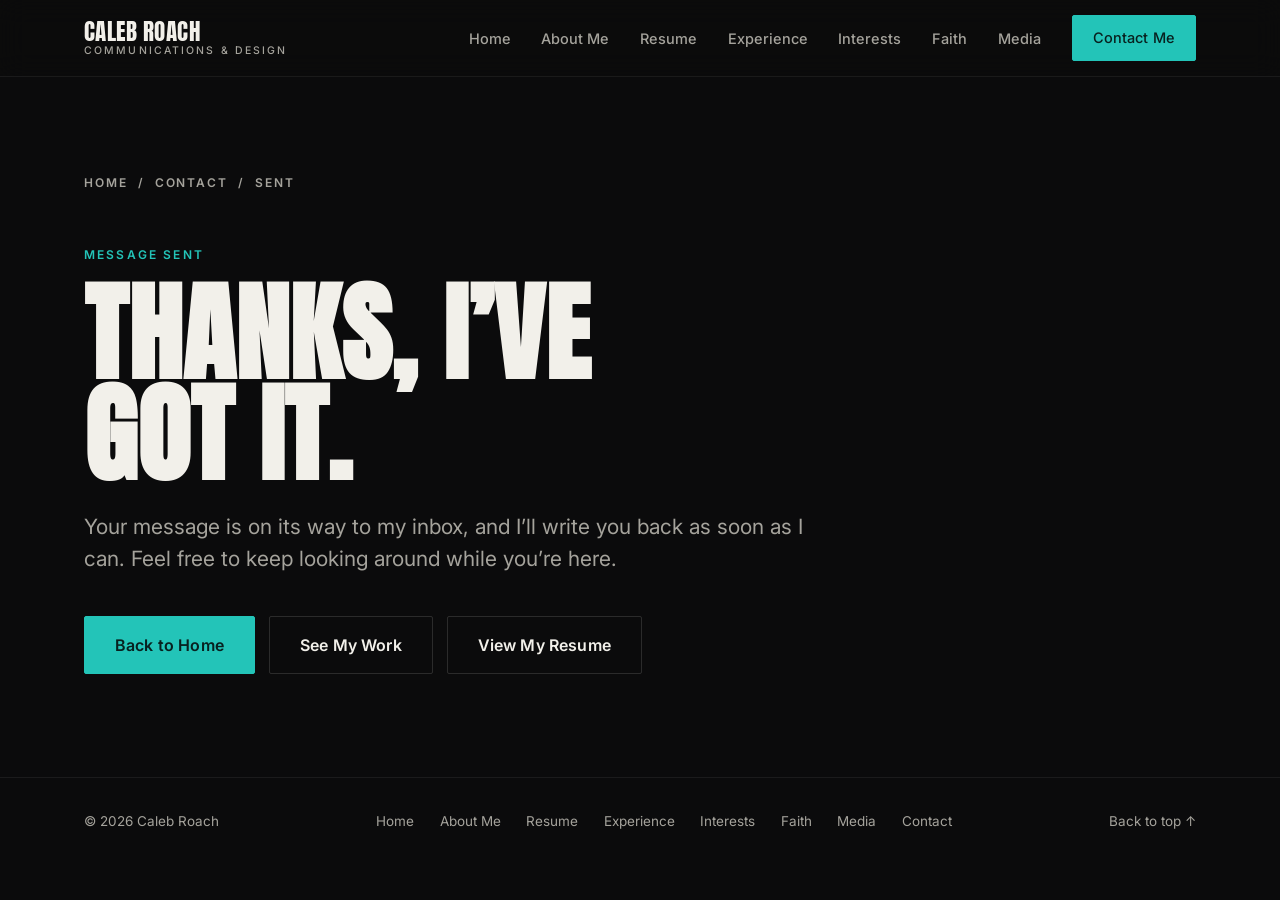
<file: thanks.html>
<!doctype html>
<html lang="en">
<head>
<meta charset="utf-8">
<meta name="viewport" content="width=device-width, initial-scale=1, viewport-fit=cover">

<title>Message Sent | Caleb Roach</title>
<meta name="description" content="Confirmation that your message to Caleb Roach was sent.">
<meta name="theme-color" content="#0B0B0C">
<meta name="robots" content="noindex">
<link rel="canonical" href="https://roach-c.github.io/portfolio/thanks.html">

<meta property="og:title" content="Message Sent | Caleb Roach">
<meta property="og:description" content="Your message was sent.">
<meta property="og:type" content="profile">
<meta property="og:url" content="https://roach-c.github.io/portfolio/thanks.html">
<meta property="og:image" content="https://roach-c.github.io/portfolio/assets/img/hero.jpg">

<link rel="preconnect" href="https://fonts.googleapis.com">
<link rel="preconnect" href="https://fonts.gstatic.com" crossorigin>
<link href="https://fonts.googleapis.com/css2?family=Anton&family=Inter:wght@400;500;600;700&display=swap" rel="stylesheet">
<link rel="stylesheet" href="assets/css/style.css">
<script>document.documentElement.classList.add('js');</script>
</head>
<body>

<a class="skip" href="#main">Skip to content</a>

<!-- ===================== HEADER / SITE TITLE + NAV ===================== -->
<header class="site-header" id="top">
  <div class="site-header__inner">

    <a class="brand" href="index.html">
      <span class="brand__name">Caleb Roach</span>
      <span class="brand__role">Communications &amp; Design</span>
    </a>

    <nav class="nav" aria-label="Main">
      <button class="nav__toggle" id="nav-toggle" aria-expanded="false" aria-controls="nav-menu">
        <span class="nav__toggle-bars" aria-hidden="true"></span>
        <span class="nav__toggle-text">Menu</span>
      </button>

      <ul class="nav__menu" id="nav-menu">
        <li><a href="index.html">Home</a></li>
        <li><a href="about.html">About Me</a></li>
        <li><a href="resume.html">Resume</a></li>
        <li><a href="experience.html">Experience</a></li>
        <li><a href="interests.html">Interests</a></li>
        <li><a href="faith.html">Faith</a></li>
        <li><a href="media.html">Media</a></li>
        <li><a class="btn btn--sm" href="contact.html">Contact Me</a></li>
      </ul>
    </nav>

  </div>
</header>

<main id="main">
<section class="page-head ct__thanks">
  <div class="wrap">
    <nav class="crumbs" aria-label="Breadcrumb">
      <a href="index.html">Home</a>
      <span aria-hidden="true">/</span>
      <a href="contact.html">Contact</a>
      <span aria-hidden="true">/</span>
      <span>Sent</span>
    </nav>

    <p class="eyebrow">Message Sent</p>
    <h1 class="page-head__title">Thanks, I&rsquo;ve<br>got it.</h1>
    <p class="page-head__lede">
      Your message is on its way to my inbox, and I&rsquo;ll write you back as soon
      as I can. Feel free to keep looking around while you&rsquo;re here.
    </p>

    <div class="ct__thanks-actions">
      <a class="btn" href="index.html">Back to Home</a>
      <a class="btn btn--ghost" href="media.html">See My Work</a>
      <a class="btn btn--ghost" href="resume.html">View My Resume</a>
    </div>
  </div>
</section>
</main>

<footer class="foot">
  <div class="wrap foot__inner">
    <span>&copy; <span id="year">2026</span> Caleb Roach</span>
    <nav class="foot__nav" aria-label="Footer">
      <a href="index.html">Home</a>
      <a href="about.html">About Me</a>
      <a href="resume.html">Resume</a>
      <a href="experience.html">Experience</a>
      <a href="interests.html">Interests</a>
      <a href="faith.html">Faith</a>
      <a href="media.html">Media</a>
      <a href="contact.html">Contact</a>
    </nav>
    <a href="#top">Back to top <span aria-hidden="true">&#8593;</span></a>
  </div>
</footer>

<script src="assets/js/main.js"></script>
</body>
</html>
</file>
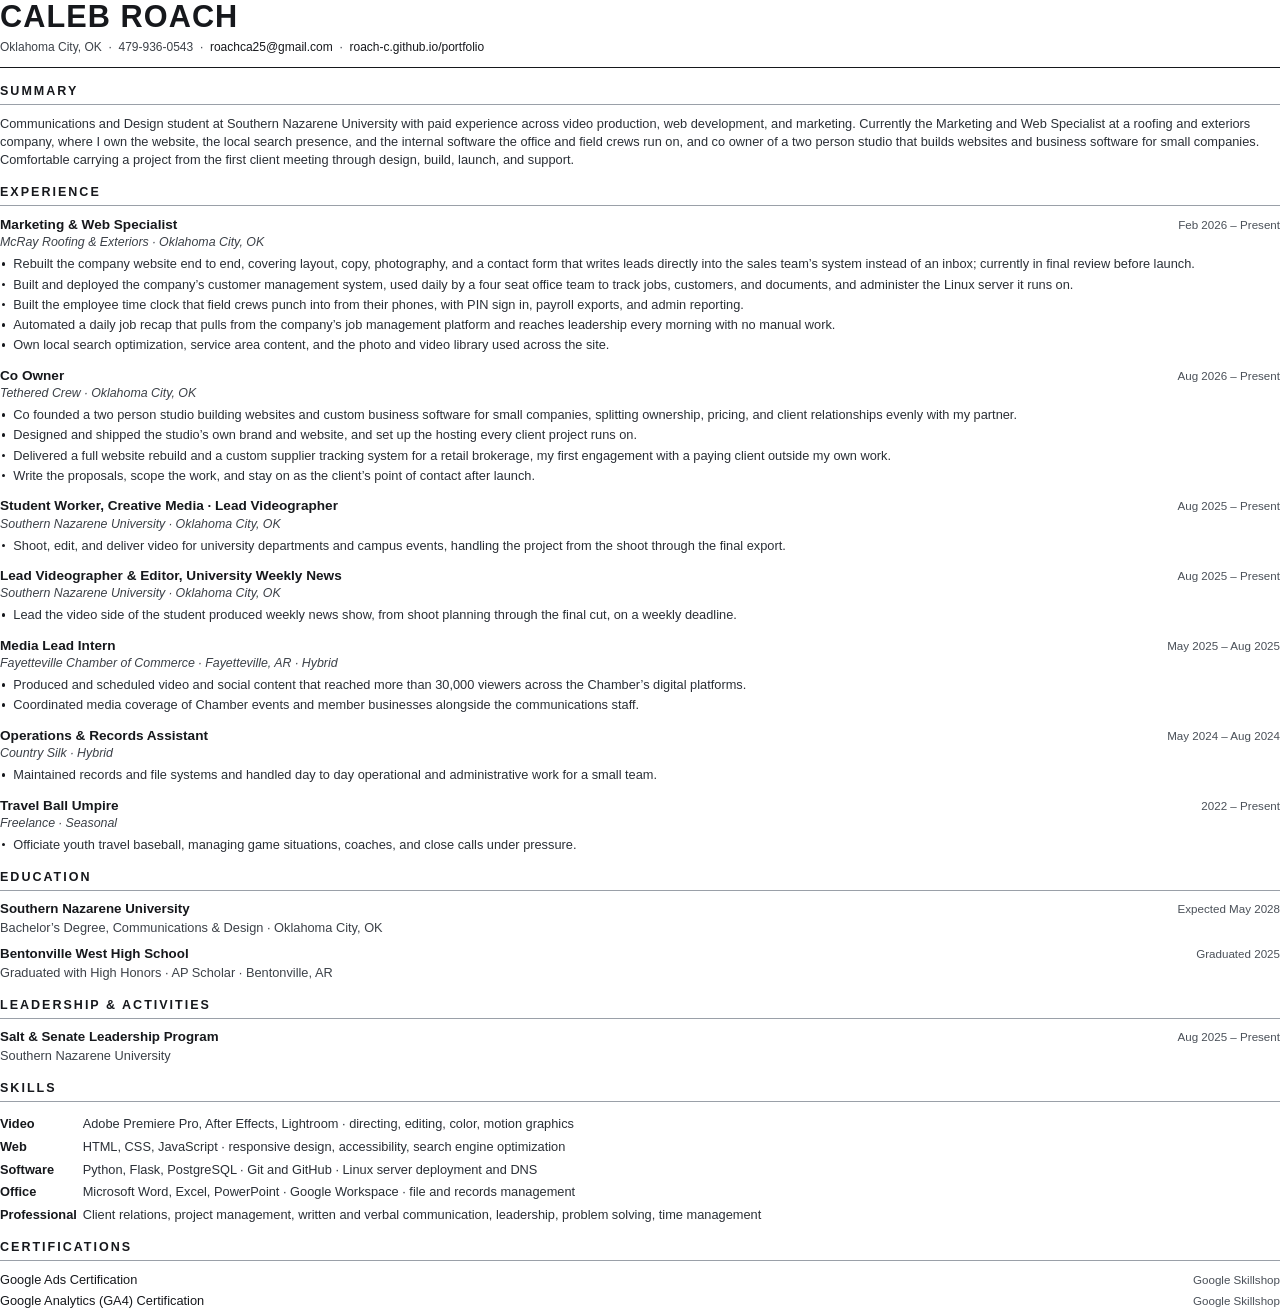
<file: assets/resume/resume-print.html>
<!doctype html>
<html lang="en">
<head>
<meta charset="utf-8">
<title>Caleb Roach — Resume</title>
<!--
  Source file for the downloadable resume.
  Rendered to Caleb-Roach-Resume.pdf by assets/resume/build.py.
  Edit here, then re-run the build. Do not hand edit the PDF.
-->
<style>
  @page { size: letter; margin: 0.55in 0.6in; }

  *,*::before,*::after{ box-sizing:border-box; }
  html,body{ margin:0; padding:0; }

  body{
    font-family:"Helvetica Neue", Helvetica, Arial, sans-serif;
    font-size:9.6pt;
    line-height:1.42;
    color:#16181c;
    -webkit-print-color-adjust:exact;
    print-color-adjust:exact;
  }

  h1,h2,h3,p,ul,li{ margin:0; padding:0; }
  ul{ list-style:none; }

  /* ---------- name block ---------- */
  .name{
    font-size:23pt;
    font-weight:700;
    letter-spacing:.035em;
    text-transform:uppercase;
    line-height:1.05;
  }
  .contact{
    margin-top:5pt;
    font-size:9pt;
    color:#3c4148;
  }
  .contact a{ color:#16181c; text-decoration:none; }
  .rule{
    height:1.4pt;
    background:#16181c;
    margin:8pt 0 11pt;
  }

  /* ---------- sections ---------- */
  .sec{ margin-bottom:11pt; }
  .sec:last-child{ margin-bottom:0; }

  .sec > h2{
    font-size:9.4pt;
    font-weight:700;
    letter-spacing:.16em;
    text-transform:uppercase;
    padding-bottom:2.5pt;
    border-bottom:.75pt solid #9aa0a8;
    margin-bottom:7pt;
  }

  .summary{ color:#2a2f36; }

  /* ---------- job entries ---------- */
  .job{ margin-bottom:8.5pt; page-break-inside:avoid; }
  .job:last-child{ margin-bottom:0; }

  .job__head{
    display:flex;
    justify-content:space-between;
    align-items:baseline;
    gap:12pt;
  }
  .job__title{ font-size:10.2pt; font-weight:700; }
  .job__dates{
    font-size:8.7pt;
    color:#4a5058;
    white-space:nowrap;
    font-variant-numeric:tabular-nums;
  }
  .job__org{
    font-size:9.3pt;
    font-style:italic;
    color:#3c4148;
    margin-bottom:2.5pt;
  }

  .bullets li{
    position:relative;
    padding-left:10pt;
    margin-bottom:1.6pt;
    color:#2a2f36;
  }
  .bullets li::before{
    content:"";
    position:absolute;
    left:1.5pt; top:5.2pt;
    width:2.6pt; height:2.6pt;
    background:#16181c;
    border-radius:50%;
  }

  /* ---------- education ---------- */
  .edu{ margin-bottom:6pt; page-break-inside:avoid; }
  .edu:last-child{ margin-bottom:0; }
  .edu__line{ display:flex; justify-content:space-between; align-items:baseline; gap:12pt; }
  .edu__school{ font-size:10pt; font-weight:700; }
  .edu__detail{ color:#3c4148; }

  /* ---------- skills ---------- */
  .skills dt{
    float:left;
    font-weight:700;
    width:62pt;
    clear:left;
  }
  .skills dd{
    margin:0 0 3.5pt 62pt;
    color:#2a2f36;
  }
  .skills dd:last-child{ margin-bottom:0; }

  /* ---------- certifications ---------- */
  .cert{
    display:flex;
    justify-content:space-between;
    align-items:baseline;
    gap:12pt;
    margin-bottom:2.5pt;
  }
  .cert:last-child{ margin-bottom:0; }
  .cert__issuer{ font-size:8.7pt; color:#4a5058; white-space:nowrap; }
</style>
</head>
<body>

<header>
  <h1 class="name">Caleb Roach</h1>
  <p class="contact">
    Oklahoma City, OK &nbsp;&middot;&nbsp; 479-936-0543 &nbsp;&middot;&nbsp;
    <a href="mailto:roachca25@gmail.com">roachca25@gmail.com</a> &nbsp;&middot;&nbsp;
    <a href="https://roach-c.github.io/portfolio/">roach-c.github.io/portfolio</a>
  </p>
  <div class="rule"></div>
</header>

<section class="sec">
  <h2>Summary</h2>
  <p class="summary">
    Communications and Design student at Southern Nazarene University with paid experience
    across video production, web development, and marketing. Currently the Marketing and Web
    Specialist at a roofing and exteriors company, where I own the website, the local search
    presence, and the internal software the office and field crews run on, and co owner of a
    two person studio that builds websites and business software for small companies.
    Comfortable carrying a project from the first client meeting through design, build,
    launch, and support.
  </p>
</section>

<section class="sec">
  <h2>Experience</h2>

  <article class="job">
    <div class="job__head">
      <h3 class="job__title">Marketing &amp; Web Specialist</h3>
      <span class="job__dates">Feb 2026 &ndash; Present</span>
    </div>
    <p class="job__org">McRay Roofing &amp; Exteriors &middot; Oklahoma City, OK</p>
    <ul class="bullets">
      <li>Rebuilt the company website end to end, covering layout, copy, photography, and a contact form that writes leads directly into the sales team&rsquo;s system instead of an inbox; currently in final review before launch.</li>
      <li>Built and deployed the company&rsquo;s customer management system, used daily by a four seat office team to track jobs, customers, and documents, and administer the Linux server it runs on.</li>
      <li>Built the employee time clock that field crews punch into from their phones, with PIN sign in, payroll exports, and admin reporting.</li>
      <li>Automated a daily job recap that pulls from the company&rsquo;s job management platform and reaches leadership every morning with no manual work.</li>
      <li>Own local search optimization, service area content, and the photo and video library used across the site.</li>
    </ul>
  </article>

  <article class="job">
    <div class="job__head">
      <h3 class="job__title">Co Owner</h3>
      <span class="job__dates">Aug 2026 &ndash; Present</span>
    </div>
    <p class="job__org">Tethered Crew &middot; Oklahoma City, OK</p>
    <ul class="bullets">
      <li>Co founded a two person studio building websites and custom business software for small companies, splitting ownership, pricing, and client relationships evenly with my partner.</li>
      <li>Designed and shipped the studio&rsquo;s own brand and website, and set up the hosting every client project runs on.</li>
      <li>Delivered a full website rebuild and a custom supplier tracking system for a retail brokerage, my first engagement with a paying client outside my own work.</li>
      <li>Write the proposals, scope the work, and stay on as the client&rsquo;s point of contact after launch.</li>
    </ul>
  </article>

  <article class="job">
    <div class="job__head">
      <h3 class="job__title">Student Worker, Creative Media &middot; Lead Videographer</h3>
      <span class="job__dates">Aug 2025 &ndash; Present</span>
    </div>
    <p class="job__org">Southern Nazarene University &middot; Oklahoma City, OK</p>
    <ul class="bullets">
      <li>Shoot, edit, and deliver video for university departments and campus events, handling the project from the shoot through the final export.</li>
    </ul>
  </article>

  <article class="job">
    <div class="job__head">
      <h3 class="job__title">Lead Videographer &amp; Editor, University Weekly News</h3>
      <span class="job__dates">Aug 2025 &ndash; Present</span>
    </div>
    <p class="job__org">Southern Nazarene University &middot; Oklahoma City, OK</p>
    <ul class="bullets">
      <li>Lead the video side of the student produced weekly news show, from shoot planning through the final cut, on a weekly deadline.</li>
    </ul>
  </article>

  <article class="job">
    <div class="job__head">
      <h3 class="job__title">Media Lead Intern</h3>
      <span class="job__dates">May 2025 &ndash; Aug 2025</span>
    </div>
    <p class="job__org">Fayetteville Chamber of Commerce &middot; Fayetteville, AR &middot; Hybrid</p>
    <ul class="bullets">
      <li>Produced and scheduled video and social content that reached more than 30,000 viewers across the Chamber&rsquo;s digital platforms.</li>
      <li>Coordinated media coverage of Chamber events and member businesses alongside the communications staff.</li>
    </ul>
  </article>

  <article class="job">
    <div class="job__head">
      <h3 class="job__title">Operations &amp; Records Assistant</h3>
      <span class="job__dates">May 2024 &ndash; Aug 2024</span>
    </div>
    <p class="job__org">Country Silk &middot; Hybrid</p>
    <ul class="bullets">
      <li>Maintained records and file systems and handled day to day operational and administrative work for a small team.</li>
    </ul>
  </article>

  <article class="job">
    <div class="job__head">
      <h3 class="job__title">Travel Ball Umpire</h3>
      <span class="job__dates">2022 &ndash; Present</span>
    </div>
    <p class="job__org">Freelance &middot; Seasonal</p>
    <ul class="bullets">
      <li>Officiate youth travel baseball, managing game situations, coaches, and close calls under pressure.</li>
    </ul>
  </article>
</section>

<section class="sec">
  <h2>Education</h2>

  <div class="edu">
    <div class="edu__line">
      <span class="edu__school">Southern Nazarene University</span>
      <span class="job__dates">Expected May 2028</span>
    </div>
    <p class="edu__detail">Bachelor&rsquo;s Degree, Communications &amp; Design &middot; Oklahoma City, OK</p>
  </div>

  <div class="edu">
    <div class="edu__line">
      <span class="edu__school">Bentonville West High School</span>
      <span class="job__dates">Graduated 2025</span>
    </div>
    <p class="edu__detail">Graduated with High Honors &middot; AP Scholar &middot; Bentonville, AR</p>
  </div>
</section>

<section class="sec">
  <h2>Leadership &amp; Activities</h2>
  <div class="edu">
    <div class="edu__line">
      <span class="edu__school">Salt &amp; Senate Leadership Program</span>
      <span class="job__dates">Aug 2025 &ndash; Present</span>
    </div>
    <p class="edu__detail">Southern Nazarene University</p>
  </div>
</section>

<section class="sec">
  <h2>Skills</h2>
  <dl class="skills">
    <dt>Video</dt>
    <dd>Adobe Premiere Pro, After Effects, Lightroom &middot; directing, editing, color, motion graphics</dd>

    <dt>Web</dt>
    <dd>HTML, CSS, JavaScript &middot; responsive design, accessibility, search engine optimization</dd>

    <dt>Software</dt>
    <dd>Python, Flask, PostgreSQL &middot; Git and GitHub &middot; Linux server deployment and DNS</dd>

    <dt>Office</dt>
    <dd>Microsoft Word, Excel, PowerPoint &middot; Google Workspace &middot; file and records management</dd>

    <dt>Professional</dt>
    <dd>Client relations, project management, written and verbal communication, leadership, problem solving, time management</dd>
  </dl>
</section>

<section class="sec">
  <h2>Certifications</h2>
  <div class="cert">
    <span>Google Ads Certification</span>
    <span class="cert__issuer">Google Skillshop</span>
  </div>
  <div class="cert">
    <span>Google Analytics (GA4) Certification</span>
    <span class="cert__issuer">Google Skillshop</span>
  </div>
</section>

</body>
</html>
</file>
<file: assets/css/style.css>
/* =========================================================
   Caleb Roach — portfolio
   One page, no build step. Palette lives at the top:
   change --accent and the whole site turns.
   ========================================================= */

:root{
  --ink:       #0B0B0C;
  --ink-2:     #131316;
  --ink-3:     #191920;
  --bone:      #F2F0EA;
  --bone-dim:  #A5A39C;
  --accent:    #23C4B8;
  --line:      rgba(242,240,234,.14);
  --line-soft: rgba(242,240,234,.07);

  --pad:  clamp(20px, 5vw, 72px);
  --maxw: 1240px;
  --gap:  clamp(48px, 8vw, 128px);

  --font-display: 'Anton', 'Haettenschweiler', 'Arial Narrow', sans-serif;
  --font-ui: 'Inter', -apple-system, BlinkMacSystemFont, 'Segoe UI', 'Helvetica Neue', sans-serif;

  --ease: cubic-bezier(.22,.75,.28,1);
  --header-h: 76px;
}

*,*::before,*::after{ box-sizing:border-box; }

html{ background:var(--ink); scroll-behavior:smooth; }

body{
  margin:0;
  background:var(--ink);
  color:var(--bone);
  font-family:var(--font-ui);
  font-size:17px;
  line-height:1.65;
  -webkit-font-smoothing:antialiased;
  overflow-x:hidden;
}

a{ color:inherit; text-decoration:none; }
img{ display:block; max-width:100%; height:auto; }
h1,h2,h3,p,dl,dd,figure,ul,li,figcaption{ margin:0; padding:0; }
ul{ list-style:none; }

::selection{ background:var(--accent); color:var(--ink); }

:focus-visible{
  outline:2px solid var(--accent);
  outline-offset:3px;
  border-radius:2px;
}

.wrap{
  width:100%;
  max-width:var(--maxw);
  margin:0 auto;
  padding-inline:var(--pad);
}

section[id]{ scroll-margin-top:calc(var(--header-h) + 12px); }

.skip{
  position:absolute; left:-9999px; top:0; z-index:200;
  background:var(--accent); color:var(--ink);
  padding:12px 20px; font-weight:600;
}
.skip:focus{ left:12px; top:12px; }

/* ---------------- shared type ---------------- */

.eyebrow{
  font-size:12px; font-weight:600;
  letter-spacing:.18em; text-transform:uppercase;
  color:var(--accent);
  margin-bottom:18px;
}

.h2{
  font-size:clamp(30px, 4.4vw, 52px);
  line-height:1.12;
  font-weight:700;
  letter-spacing:-.02em;
  max-width:19ch;
}

.lede{
  font-size:clamp(19px, 2.1vw, 23px);
  line-height:1.5;
  color:var(--bone);
  margin-bottom:22px;
}

.section-head{ margin-bottom:clamp(40px, 6vw, 72px); }
.section-head__note{
  color:var(--bone-dim);
  max-width:52ch;
  margin-top:18px;
}

.link{
  display:inline-flex; align-items:center; gap:8px;
  font-weight:600; color:var(--accent);
  border-bottom:1px solid transparent;
  transition:border-color .25s var(--ease);
}
.link:hover{ border-bottom-color:var(--accent); }

/* ---------------- buttons ---------------- */

.btn{
  display:inline-flex; align-items:center; justify-content:center; gap:9px;
  padding:15px 30px;
  background:var(--accent); color:#08211F;
  font-weight:600; font-size:16px; letter-spacing:.01em;
  border:1px solid var(--accent); border-radius:2px;
  transition:background .25s var(--ease), color .25s var(--ease), transform .25s var(--ease);
}
.btn:hover{ background:transparent; color:var(--accent); transform:translateY(-2px); }

.btn--ghost{ background:transparent; color:var(--bone); border-color:var(--line); }
.btn--ghost:hover{ background:var(--bone); color:var(--ink); border-color:var(--bone); }

.btn--sm{ padding:10px 20px; font-size:14px; }
.btn--lg{ padding:18px 40px; font-size:17px; }

/* ---------------- header ---------------- */

.site-header{
  position:sticky; top:0; z-index:100;
  background:rgba(11,11,12,.82);
  backdrop-filter:saturate(150%) blur(14px);
  -webkit-backdrop-filter:saturate(150%) blur(14px);
  border-bottom:1px solid var(--line-soft);
}

.site-header__inner{
  max-width:var(--maxw); margin:0 auto;
  padding-inline:var(--pad);
  min-height:var(--header-h);
  display:flex; align-items:center; justify-content:space-between; gap:24px;
}

.brand{ display:flex; flex-direction:column; line-height:1.15; }
.brand__name{
  font-family:var(--font-display);
  font-size:23px; letter-spacing:.02em; text-transform:uppercase;
}
.brand__role{
  font-size:10.5px; font-weight:500;
  letter-spacing:.2em; text-transform:uppercase;
  color:var(--bone-dim);
}

.nav__toggle{
  display:none;
  align-items:center; gap:10px;
  background:none; border:1px solid var(--line); border-radius:2px;
  color:var(--bone); font:inherit; font-size:13px; font-weight:600;
  padding:9px 14px; cursor:pointer;
}
.nav__toggle-bars{ position:relative; width:16px; height:2px; background:var(--bone); }
.nav__toggle-bars::before,
.nav__toggle-bars::after{
  content:''; position:absolute; left:0; width:16px; height:2px; background:var(--bone);
  transition:transform .3s var(--ease);
}
.nav__toggle-bars::before{ top:-5px; }
.nav__toggle-bars::after{ top:5px; }

.nav__menu{ display:flex; align-items:center; gap:clamp(16px, 2.4vw, 32px); }
.nav__menu a{
  font-size:14.5px; font-weight:500; color:var(--bone-dim);
  transition:color .22s var(--ease);
}
.nav__menu a:hover{ color:var(--bone); }
.nav__menu .btn{ color:#08211F; }
.nav__menu .btn:hover{ color:var(--accent); }

/* ---------------- hero ---------------- */

.hero{
  position:relative; isolation:isolate;
  min-height:clamp(560px, 88vh, 860px);
  display:flex; align-items:flex-end;
  padding:var(--pad);
  padding-bottom:clamp(56px, 9vw, 110px);
  overflow:hidden;
}

.hero__img{
  position:absolute; inset:0; z-index:-2;
  width:100%; height:100%; object-fit:cover;
  object-position:50% 42%;
}

.hero__scrim{
  position:absolute; inset:0; z-index:-1;
  /* Dark enough for white type to clear AA contrast, light enough that the
     photograph is still legible as a photograph. */
  background:
    linear-gradient(to top, var(--ink) 0%, rgba(11,11,12,.80) 34%, rgba(11,11,12,.20) 72%, rgba(11,11,12,.35) 100%),
    linear-gradient(to right, rgba(11,11,12,.72) 0%, rgba(11,11,12,.10) 58%, rgba(11,11,12,.30) 100%);
}

.hero__content{
  width:100%; max-width:var(--maxw); margin:0 auto;
}

.hero__eyebrow{
  font-size:12px; font-weight:600;
  letter-spacing:.2em; text-transform:uppercase;
  color:var(--accent);
  margin-bottom:20px;
}

.hero__name{
  font-family:var(--font-display);
  font-size:clamp(58px, 13vw, 168px);
  line-height:.9;
  letter-spacing:.005em;
  text-transform:uppercase;
  margin-bottom:22px;
}

.hero__tagline{
  font-size:clamp(20px, 2.9vw, 34px);
  font-weight:600; line-height:1.25;
  letter-spacing:-.015em;
  margin-bottom:16px;
  max-width:22ch;
}

.hero__intro{
  color:var(--bone-dim);
  max-width:50ch;
  margin-bottom:34px;
}

.hero__actions{ display:flex; flex-wrap:wrap; gap:14px; }

.hero__location{
  position:absolute; right:var(--pad); bottom:clamp(56px, 9vw, 110px);
  font-size:11px; font-weight:600;
  letter-spacing:.2em; text-transform:uppercase;
  color:var(--bone-dim);
  writing-mode:vertical-rl;
}

/* ---------------- about ---------------- */

.about{ padding-block:var(--gap); border-bottom:1px solid var(--line-soft); }

.about__grid{
  display:grid;
  grid-template-columns:minmax(260px, 380px) 1fr;
  gap:clamp(32px, 5vw, 76px);
  align-items:start;
}

.about__photo{ position:relative; }
.about__photo img{
  width:100%; aspect-ratio:4/5; object-fit:cover;
  border:1px solid var(--line);
  border-radius:3px;
  background:var(--ink-2);
}
.about__photo figcaption{
  margin-top:14px;
  font-size:12px; font-weight:600;
  letter-spacing:.16em; text-transform:uppercase;
  color:var(--bone-dim);
}

.about__text p{ color:var(--bone-dim); margin-bottom:20px; max-width:60ch; }
.about__text .lede{ color:var(--bone); }
.about__text .h2{ margin-bottom:26px; }

.facts{
  display:grid; grid-template-columns:repeat(2, minmax(0,1fr));
  gap:2px; margin-top:36px;
  background:var(--line-soft);
  border:1px solid var(--line-soft);
}
.facts li{
  background:var(--ink); padding:18px 20px;
  display:flex; flex-direction:column; gap:4px;
}
.facts span{
  font-size:11px; font-weight:600;
  letter-spacing:.16em; text-transform:uppercase;
  color:var(--bone-dim);
}
.facts b{ font-size:16px; font-weight:600; }

/* ---------------- services ---------------- */

.services{ padding-block:var(--gap); border-bottom:1px solid var(--line-soft); }

.services__grid{
  display:grid; grid-template-columns:repeat(3, minmax(0,1fr));
  gap:clamp(20px, 2.4vw, 32px);
}

.service{
  display:flex; flex-direction:column;
  background:var(--ink-2);
  border:1px solid var(--line-soft);
  border-radius:3px;
  padding:clamp(26px, 3vw, 40px);
  transition:border-color .3s var(--ease), transform .3s var(--ease);
}
.service:hover{ border-color:var(--line); transform:translateY(-4px); }

.service__num{
  display:block;
  font-family:var(--font-display);
  font-size:15px; letter-spacing:.14em;
  color:var(--accent);
  margin-bottom:20px;
}
.service h3{
  font-size:clamp(20px, 2vw, 25px); font-weight:700;
  letter-spacing:-.015em; line-height:1.2;
  margin-bottom:14px;
}
.service p{ color:var(--bone-dim); font-size:16px; margin-bottom:22px; }

.tags{
  display:flex; flex-wrap:wrap; gap:8px;
  margin-top:auto; padding-top:22px;
  border-top:1px solid var(--line-soft);
}
.tags li{
  font-size:12px; font-weight:500;
  letter-spacing:.04em;
  color:var(--bone-dim);
  border:1px solid var(--line-soft);
  border-radius:100px;
  padding:5px 12px;
}

/* ---------------- work ---------------- */

.work{ padding-block:var(--gap); border-bottom:1px solid var(--line-soft); }

.work__list{ display:flex; flex-direction:column; gap:clamp(40px, 6vw, 88px); }

.project{
  display:grid; grid-template-columns:1.35fr 1fr;
  gap:clamp(24px, 4vw, 56px);
  align-items:center;
}
.project:nth-child(even){ grid-template-columns:1fr 1.35fr; }
.project:nth-child(even) .project__media{ order:2; }

.project__media{
  display:block; overflow:hidden;
  border:1px solid var(--line-soft);
  border-radius:3px;
  background:var(--ink-2);
}
.project__media img{
  width:100%; aspect-ratio:16/10; object-fit:cover; object-position:50% 0;
  transition:transform .6s var(--ease);
}
a.project__media:hover img{ transform:scale(1.03); }

.project__body h3{
  font-size:clamp(23px, 2.6vw, 32px); font-weight:700;
  letter-spacing:-.02em; line-height:1.15;
  margin-bottom:10px;
}
.project__role{
  font-size:12px; font-weight:600;
  letter-spacing:.14em; text-transform:uppercase;
  color:var(--accent);
  margin-bottom:16px;
}
.project__body p{ color:var(--bone-dim); margin-bottom:18px; max-width:48ch; }
.project__note{ font-size:14px; font-style:italic; }

/* ---------------- contact ---------------- */

.contact{ padding-block:var(--gap); text-align:center; }
.contact .eyebrow{ margin-bottom:16px; }
.contact__head{ max-width:none; margin:0 auto 18px; }
.contact__note{
  color:var(--bone-dim);
  max-width:48ch; margin:0 auto 40px;
}

.contact__mail{
  display:inline-block;
  font-family:var(--font-display);
  font-size:clamp(26px, 5.6vw, 68px);
  line-height:1.05;
  letter-spacing:.005em;
  word-break:break-word;
  margin-bottom:36px;
  background-image:linear-gradient(var(--accent), var(--accent));
  background-repeat:no-repeat;
  background-position:0 100%;
  background-size:0% 2px;
  transition:background-size .45s var(--ease), color .3s var(--ease);
}
.contact__mail:hover{ background-size:100% 2px; color:var(--accent); }

.social{ margin-top:56px; padding-top:40px; border-top:1px solid var(--line-soft); }
.social__label{
  font-size:11px; font-weight:600;
  letter-spacing:.2em; text-transform:uppercase;
  color:var(--bone-dim);
  margin-bottom:20px;
}
.social__list{ display:flex; justify-content:center; flex-wrap:wrap; gap:14px; }
.social__list a{
  display:inline-flex; align-items:center; gap:8px;
  border:1px solid var(--line);
  border-radius:100px;
  padding:11px 24px;
  font-size:15px; font-weight:600;
  transition:background .25s var(--ease), color .25s var(--ease), border-color .25s var(--ease);
}
.social__list a:hover{ background:var(--bone); color:var(--ink); border-color:var(--bone); }

/* =========================================================
   About Me page
   Everything below is only used by about.html. The page reuses
   .about, .facts, .section-head, .eyebrow and .h2 from above so
   the two pages stay visually identical where they overlap.
   ========================================================= */

.page-head{
  padding-top:clamp(48px, 8vw, 96px);
  padding-bottom:clamp(40px, 6vw, 72px);
  border-bottom:1px solid var(--line-soft);
}

.crumbs{
  display:flex; align-items:center; gap:10px;
  font-size:12px; font-weight:600;
  letter-spacing:.16em; text-transform:uppercase;
  color:var(--bone-dim);
  margin-bottom:clamp(28px, 5vw, 52px);
}
.crumbs a{ transition:color .22s var(--ease); }
.crumbs a:hover{ color:var(--accent); }

.page-head__title{
  font-family:var(--font-display);
  font-size:clamp(42px, 8.4vw, 116px);
  line-height:.94;
  letter-spacing:.005em;
  text-transform:uppercase;
  margin-bottom:26px;
}

.page-head__lede{
  color:var(--bone-dim);
  font-size:clamp(18px, 2vw, 21px);
  line-height:1.55;
  max-width:56ch;
}

/* ---- shared long-form text column ---- */

.prose p{ color:var(--bone-dim); margin-bottom:22px; max-width:62ch; }
.prose p:last-child{ margin-bottom:0; }
.prose__next{ margin-top:8px; }

/* ---- 02 story ---- */

.story{ padding-block:var(--gap); border-bottom:1px solid var(--line-soft); }

.story__banner{
  margin-bottom:clamp(40px, 6vw, 80px);
  border-block:1px solid var(--line-soft);
  background:var(--ink-2);
}
.story__banner img{
  width:100%;
  aspect-ratio:21/9;
  object-fit:cover;
  object-position:50% 55%;
  opacity:.9;
}

.story__body{ max-width:76ch; }

/* ---- 03 values ---- */

.values{ padding-block:var(--gap); border-bottom:1px solid var(--line-soft); }

.values__grid{
  display:grid;
  grid-template-columns:repeat(2, minmax(0,1fr));
  gap:clamp(20px, 2.4vw, 32px);
}

.value{
  background:var(--ink-2);
  border:1px solid var(--line-soft);
  border-radius:3px;
  padding:clamp(26px, 3vw, 40px);
  transition:border-color .3s var(--ease), transform .3s var(--ease);
}
.value:hover{ border-color:var(--line); transform:translateY(-4px); }

.value__num{
  display:block;
  font-family:var(--font-display);
  font-size:15px; letter-spacing:.14em;
  color:var(--accent);
  margin-bottom:20px;
}
.value h3{
  font-size:clamp(20px, 2vw, 25px); font-weight:700;
  letter-spacing:-.015em; line-height:1.2;
  margin-bottom:14px;
}
.value p{ color:var(--bone-dim); font-size:16px; }

/* ---- 04 motivation ---- */

.motivation{ padding-block:var(--gap); border-bottom:1px solid var(--line-soft); }

/* ---- 05 interests ---- */

.interests{ padding-block:var(--gap); border-bottom:1px solid var(--line-soft); }

.interests__grid{
  display:grid;
  grid-template-columns:1.1fr 1fr;
  gap:clamp(28px, 4vw, 64px);
  align-items:start;
}

.interests__photo img{
  width:100%; aspect-ratio:3/2; object-fit:cover;
  border:1px solid var(--line-soft);
  border-radius:3px;
  background:var(--ink-2);
}
.interests__photo figcaption{
  margin-top:14px;
  font-size:13.5px;
  color:var(--bone-dim);
  max-width:46ch;
}

/* ---- 06 faith ---- */

.faith{ padding-block:var(--gap); border-bottom:1px solid var(--line-soft); }

/* ---- 07 look ahead ---- */

.ahead{ padding-block:var(--gap); text-align:center; }
.ahead .eyebrow{ margin-bottom:16px; }
.ahead__head{ max-width:none; margin:0 auto 22px; }
.ahead__note{
  color:var(--bone-dim);
  max-width:60ch; margin:0 auto 40px;
}
.ahead__actions{
  display:flex; flex-wrap:wrap; justify-content:center; gap:14px;
}

/* =========================================================
   RESUME PAGE  (resume.html only)
   Shares .page-head, .crumbs, .prose, .facts, .tags, .ahead
   with the About page. Everything below is scoped to this page.
   ========================================================= */

/* ---- 01 resume ---- */

.rez{ padding-block:var(--gap); border-bottom:1px solid var(--line-soft); }

.dl{
  display:flex; flex-wrap:wrap; gap:14px;
  margin-bottom:clamp(32px, 4vw, 48px);
}

.rez__contact{
  display:grid;
  grid-template-columns:repeat(4, 1fr);
  gap:1px;
  background:var(--line-soft);
  border:1px solid var(--line-soft);
  border-radius:3px;
  overflow:hidden;
  margin-bottom:clamp(40px, 5vw, 64px);
}
.rez__contact li{
  background:var(--ink-2);
  padding:18px 20px;
  display:flex; flex-direction:column; gap:5px;
  min-width:0;
}
.rez__contact span{
  font-size:11px; letter-spacing:.14em; text-transform:uppercase;
  color:var(--bone-dim);
}
.rez__contact b{
  font-size:15px; font-weight:600;
  overflow-wrap:anywhere;
}

.rez__block{ margin-bottom:clamp(40px, 5vw, 64px); }
.rez__block:last-of-type{ margin-bottom:0; }

.rez__head{
  font-family:var(--font-display);
  font-size:clamp(20px, 2.4vw, 26px);
  font-weight:400;
  letter-spacing:.02em;
  text-transform:uppercase;
  padding-bottom:12px;
  margin-bottom:26px;
  border-bottom:1px solid var(--line);
}

/* one job / school / activity */
.entry{
  padding-left:22px;
  border-left:1px solid var(--line-soft);
  margin-bottom:30px;
}
.entry:last-child{ margin-bottom:0; }

.entry__head{
  display:flex; flex-wrap:wrap; align-items:baseline;
  justify-content:space-between; gap:6px 18px;
}
.entry__title{
  font-size:18px; font-weight:600; letter-spacing:-.01em;
}
.entry__dates{
  font-size:13px; color:var(--bone-dim);
  font-variant-numeric:tabular-nums; white-space:nowrap;
}
.entry__org{
  font-size:14.5px; color:var(--accent);
  margin:4px 0 12px;
}
.entry__bullets li{
  position:relative;
  padding-left:18px;
  margin-bottom:8px;
  color:var(--bone-dim);
  font-size:16px;
  max-width:70ch;
}
.entry__bullets li:last-child{ margin-bottom:0; }
.entry__bullets li::before{
  content:"";
  position:absolute; left:0; top:11px;
  width:6px; height:1px; background:var(--bone-dim);
}

.rez__more{ margin-top:clamp(32px, 4vw, 48px); }

/* ---- 02 education & career ---- */

.career{ padding-block:var(--gap); border-bottom:1px solid var(--line-soft); }

.career__grid{
  display:grid;
  grid-template-columns:.85fr 1.15fr;
  gap:clamp(28px, 4vw, 64px);
  align-items:start;
}

.career__card{
  background:var(--ink-2);
  border:1px solid var(--line-soft);
  border-radius:3px;
  padding:clamp(24px, 3vw, 34px);
  position:sticky; top:calc(var(--header-h) + 20px);
}
.career__card h3{
  font-size:12px; letter-spacing:.16em; text-transform:uppercase;
  color:var(--accent);
  margin-bottom:18px;
}
.career__card-sub{ margin-top:30px; }

.facts--stack{ grid-template-columns:1fr; }

.career__list li{
  position:relative;
  padding-left:16px;
  margin-bottom:8px;
  font-size:15px;
  color:var(--bone-dim);
}
.career__list li:last-child{ margin-bottom:0; }
.career__list li::before{
  content:"";
  position:absolute; left:0; top:10px;
  width:5px; height:1px; background:var(--accent);
}

.tags--wrap{ flex-wrap:wrap; }

.career__head{
  font-size:clamp(19px, 2.2vw, 23px);
  font-weight:600;
  letter-spacing:-.01em;
  margin-bottom:14px;
}
.career__text > .prose{ margin-bottom:38px; }
.career__text > .prose:last-child{ margin-bottom:0; }

/* ---- 03 skills & certifications ---- */

.skills{ padding-block:var(--gap); border-bottom:1px solid var(--line-soft); }

.skills__head{
  font-family:var(--font-display);
  font-size:clamp(20px, 2.4vw, 26px);
  font-weight:400;
  letter-spacing:.02em;
  text-transform:uppercase;
  padding-bottom:12px;
  margin-bottom:28px;
  border-bottom:1px solid var(--line);
}
.skills__head + *{ margin-bottom:clamp(44px, 6vw, 72px); }

.skillset{
  display:grid;
  grid-template-columns:repeat(2, 1fr);
  gap:clamp(18px, 2vw, 26px);
}
.skillset__card{
  border:1px solid var(--line-soft);
  border-radius:3px;
  background:var(--ink-2);
  padding:clamp(24px, 3vw, 34px);
  transition:border-color .28s var(--ease), transform .28s var(--ease);
}
.skillset__card:hover{ border-color:var(--line); transform:translateY(-4px); }
.skillset__num{
  display:block;
  font-family:var(--font-display);
  font-size:13px; letter-spacing:.14em;
  color:var(--accent);
  margin-bottom:14px;
}
.skillset__card h4{
  font-size:19px; font-weight:600; letter-spacing:-.01em;
  margin-bottom:10px;
}
.skillset__card p{
  color:var(--bone-dim); font-size:15.5px;
  margin-bottom:20px; max-width:44ch;
}

.softskills{
  display:grid;
  grid-template-columns:repeat(2, 1fr);
  gap:1px;
  background:var(--line-soft);
  border:1px solid var(--line-soft);
  border-radius:3px;
  overflow:hidden;
}
.softskills li{
  background:var(--ink);
  padding:20px clamp(18px, 2vw, 26px);
  display:flex; flex-direction:column; gap:6px;
}
.softskills b{ font-size:16px; font-weight:600; }
.softskills span{ font-size:14.5px; color:var(--bone-dim); }

.certs{ display:flex; flex-direction:column; gap:14px; }
.cert{
  display:flex; align-items:center; justify-content:space-between;
  flex-wrap:wrap; gap:12px 20px;
  border:1px solid var(--line-soft);
  border-radius:3px;
  background:var(--ink-2);
  padding:20px clamp(18px, 2vw, 26px);
}
.cert__main h4{ font-size:17px; font-weight:600; margin-bottom:4px; }
.cert__main p{ font-size:14px; color:var(--bone-dim); }
.cert__state{
  font-size:11.5px; letter-spacing:.14em; text-transform:uppercase;
  padding:7px 14px;
  border-radius:100px;
  white-space:nowrap;
}
.cert__state--earned{
  color:var(--accent);
  border:1px solid rgba(35,196,184,.4);
  background:rgba(35,196,184,.08);
}
.cert__state--progress{
  color:var(--bone-dim);
  border:1px solid var(--line);
}
.certs__note{
  margin-top:22px;
  font-size:14px; color:var(--bone-dim);
  max-width:56ch;
}

/* =========================================================
   EXPERIENCE PAGE  (experience.html only)
   Class projects, work experience, awards. Reuses .page-head,
   .section-head, .tags, .entry__bullets and .ahead from above.
   ========================================================= */

/* ---- 01 class projects ---- */

.cp{ padding-block:var(--gap); border-bottom:1px solid var(--line-soft); }

.cp__list{ display:flex; flex-direction:column; gap:clamp(56px, 8vw, 112px); }

.cp__item{
  display:grid; grid-template-columns:1.1fr 1fr;
  gap:clamp(28px, 4vw, 60px);
  align-items:start;
}
.cp__item:nth-child(even){ grid-template-columns:1fr 1.1fr; }
.cp__item:nth-child(even) .cp__media{ order:2; }

.cp__media{ position:sticky; top:calc(var(--header-h) + 24px); }
.cp__media a{
  display:block; overflow:hidden;
  border:1px solid var(--line-soft); border-radius:3px;
  background:var(--ink-2);
}
.cp__media img{ width:100%; transition:transform .6s var(--ease); }
.cp__media a:hover img{ transform:scale(1.02); }
.cp__media--tall{ max-width:460px; }
.cp__item:nth-child(even) .cp__media--tall{ justify-self:end; }
.cp__media figcaption{
  font-size:13.5px; color:var(--bone-dim);
  margin-top:12px;
}

.cp__body h3{
  font-size:clamp(23px, 2.6vw, 32px); font-weight:700;
  letter-spacing:-.02em; line-height:1.15;
  margin-bottom:22px;
}
.cp__body > p{ color:var(--bone-dim); margin-bottom:18px; max-width:60ch; }

.cp__meta{
  display:grid; grid-template-columns:repeat(2, 1fr);
  gap:1px; background:var(--line-soft);
  border:1px solid var(--line-soft); border-radius:3px;
  overflow:hidden;
  margin-bottom:24px;
}
.cp__meta li{
  background:var(--ink-2); padding:12px 16px;
  display:flex; flex-direction:column; gap:3px; min-width:0;
}
.cp__meta span, .cp__outcome b, .cp__learned b{
  font-size:11px; font-weight:600;
  letter-spacing:.14em; text-transform:uppercase;
  color:var(--accent);
}
.cp__meta b{ font-size:14.5px; font-weight:600; }

.cp__body .tags{ margin:6px 0 24px; }

.cp__outcome, .cp__learned{
  font-size:15.5px; color:var(--bone-dim);
  padding:14px 0 0; margin-top:14px;
  border-top:1px solid var(--line-soft);
  max-width:60ch;
}
.cp__outcome b, .cp__learned b{ display:block; margin-bottom:4px; }

/* ---- 02 work experience ---- */

.jobs{ padding-block:var(--gap); border-bottom:1px solid var(--line-soft); }

.job{
  display:grid; grid-template-columns:.8fr 1.2fr;
  gap:clamp(24px, 4vw, 64px);
  padding-block:clamp(28px, 4vw, 44px);
  border-top:1px solid var(--line);
}
.job:last-child{ border-bottom:1px solid var(--line); }

.job__dates{
  font-size:13px; color:var(--bone-dim);
  font-variant-numeric:tabular-nums;
  margin-bottom:8px;
}
.job__title{
  font-size:clamp(20px, 2.1vw, 24px); font-weight:700;
  letter-spacing:-.015em; line-height:1.2;
}
.job__org{ font-size:14.5px; color:var(--accent); margin-top:6px; }

.job__proof{ margin-top:22px; max-width:420px; }
.job__proof img, .job__proof > a{
  display:block; border:1px solid var(--line-soft); border-radius:3px;
}
.job__proof figcaption{ font-size:13.5px; color:var(--bone-dim); margin-top:10px; }

.job__summary{ color:var(--bone); font-size:17.5px; margin-bottom:22px; max-width:60ch; }
.job__sub{
  font-size:11px; font-weight:600;
  letter-spacing:.14em; text-transform:uppercase;
  color:var(--bone-dim);
  margin:0 0 12px;
}
.job__main .entry__bullets{ margin-bottom:24px; }
.job__main .entry__bullets:last-child{ margin-bottom:0; }

/* ---- 03 awards ---- */

.awards{ padding-block:var(--gap); border-bottom:1px solid var(--line-soft); }

.award__grid{
  display:grid; grid-template-columns:repeat(2, 1fr);
  gap:1px; background:var(--line-soft);
  border:1px solid var(--line-soft); border-radius:3px;
  overflow:hidden;
}
.award{
  background:var(--ink-2);
  padding:clamp(22px, 3vw, 32px);
}
.award__kind{
  display:inline-block;
  font-size:11px; font-weight:600;
  letter-spacing:.14em; text-transform:uppercase;
  color:var(--accent);
  margin-bottom:12px;
}
.award h3{ font-size:20px; font-weight:700; letter-spacing:-.015em; line-height:1.25; }
.award__org{ font-size:14px; color:var(--bone); opacity:.8; margin:6px 0 12px; }
.award p:last-child{ color:var(--bone-dim); font-size:15.5px; }
/* an odd count would leave an empty cell, so the last card spans both */
.award:last-child:nth-child(odd){ grid-column:1 / -1; }

/* =========================================================
   INTERESTS PAGE  (interests.html only)
   Professional interests, affiliations, hobbies. Reuses
   .page-head, .section-head, .values__grid, .value, .job,
   .entry__bullets and .ahead from above.
   ========================================================= */

/* ---- 01 professional interests ---- */

.pi{ padding-block:var(--gap); border-bottom:1px solid var(--line-soft); }
.pi__goal{ margin-top:clamp(44px, 6vw, 72px); }

/* ---- 02 affiliations ---- */

.aff{ padding-block:var(--gap); border-bottom:1px solid var(--line-soft); }
.aff__kind{
  display:inline-block;
  font-size:11px; font-weight:600;
  letter-spacing:.14em; text-transform:uppercase;
  color:var(--bone-dim);
  margin-top:16px;
}
.aff .job__summary:last-child{ margin-bottom:0; }

/* ---- 03 hobbies ---- */

.hob{ padding-block:var(--gap); border-bottom:1px solid var(--line-soft); }

.hob__grid{
  display:grid;
  grid-template-columns:minmax(260px, 420px) 1fr;
  gap:clamp(32px, 5vw, 76px);
  align-items:start;
}

.hob__photo{ position:sticky; top:calc(var(--header-h) + 24px); }
.hob__photo img{
  width:100%; aspect-ratio:4/5; object-fit:cover;
  border:1px solid var(--line-soft);
  border-radius:3px;
  background:var(--ink-2);
}
.hob__photo figcaption{
  margin-top:14px;
  font-size:13.5px;
  color:var(--bone-dim);
}

.hob__body .lede{ max-width:52ch; margin-bottom:clamp(28px, 4vw, 44px); }

.hob__item{
  padding-block:24px;
  border-top:1px solid var(--line);
}
.hob__item:last-child{ border-bottom:1px solid var(--line); }
.hob__item h3{
  font-size:clamp(19px, 2vw, 22px); font-weight:700;
  letter-spacing:-.015em; line-height:1.2;
  margin-bottom:8px;
}
.hob__item p{ color:var(--bone-dim); font-size:16px; max-width:60ch; }

/* =========================================================
   WALK OF FAITH PAGE  (faith.html only)
   Reuses .page-head, .section-head, .prose, .values, .value,
   .motivation, .hob__item and .ahead from above.
   ========================================================= */

.fw{ padding-block:var(--gap); border-bottom:1px solid var(--line-soft); }

.fw__grid{
  display:grid;
  grid-template-columns:1fr 1.05fr;
  gap:clamp(32px, 5vw, 76px);
  align-items:start;
}

.fw__photo{ position:sticky; top:calc(var(--header-h) + 24px); }
.fw__photo img{
  width:100%; aspect-ratio:4/5; object-fit:cover; object-position:38% 50%;
  border:1px solid var(--line-soft);
  border-radius:3px;
  background:var(--ink-2);
}
.fw__photo figcaption{
  margin-top:14px;
  font-size:13.5px;
  color:var(--bone-dim);
  max-width:46ch;
}

.fw__text .section-head{ margin-bottom:clamp(24px, 3vw, 36px); }
.fw__list{ max-width:76ch; }

/* =========================================================
   MEDIA PAGE  (media.html only)
   A video, an image gallery with a full size viewer, and the
   image credits. Reuses .page-head, .section-head, .career__list
   and .ahead from above.
   ========================================================= */

/* ---- 01 video ---- */

.reel{ padding-block:var(--gap); border-bottom:1px solid var(--line-soft); }

.reel__frame video{
  display:block; width:100%; height:auto; aspect-ratio:16/9;
  border:1px solid var(--line);
  border-radius:3px;
  background:#000;
}
.reel__frame figcaption{
  margin-top:14px;
  font-size:13.5px;
  color:var(--bone-dim);
}

/* ---- 02 gallery ---- */

.gal{ padding-block:var(--gap); border-bottom:1px solid var(--line-soft); }

.gal__grid{
  display:grid;
  grid-template-columns:repeat(3, minmax(0,1fr));
  gap:clamp(12px, 1.6vw, 22px);
}

.gal__tile{
  position:relative; display:block; overflow:hidden;
  border:1px solid var(--line-soft);
  border-radius:3px;
  background:var(--ink-2);
  cursor:zoom-in;
  transition:border-color .3s var(--ease);
}
.gal__tile:hover{ border-color:var(--line); }
.gal__tile img{
  width:100%; aspect-ratio:4/3; object-fit:cover; object-position:50% 0;
  transition:transform .6s var(--ease);
}
.gal__tile:hover img{ transform:scale(1.03); }

.gal__meta{
  display:flex; flex-direction:column; gap:4px;
  padding:14px 16px 16px;
  border-top:1px solid var(--line-soft);
}
.gal__kind{
  font-size:11px; font-weight:600;
  letter-spacing:.14em; text-transform:uppercase;
  color:var(--accent);
}
.gal__title{ font-size:15.5px; font-weight:600; }

/* ---- full size viewer ---- */

.lightbox{
  width:min(1100px, calc(100vw - 24px));
  max-width:none; max-height:calc(100dvh - 24px);
  padding:clamp(14px, 2vw, 24px);
  background:var(--ink-2); color:var(--bone);
  border:1px solid var(--line);
  border-radius:3px;
}
.lightbox::backdrop{ background:rgba(5,5,6,.86); }

.lightbox__close{
  display:block; margin:0 0 12px auto;
  background:none; border:1px solid var(--line); border-radius:2px;
  color:var(--bone); font:inherit; font-size:13px; font-weight:600;
  padding:8px 14px; cursor:pointer;
}
.lightbox__close:hover{ background:var(--bone); color:var(--ink); }

.lightbox__img{
  width:auto; max-width:100%;
  max-height:calc(100dvh - 250px);
  margin:0 auto;
  object-fit:contain;
}
.lightbox__fig figcaption{
  display:flex; flex-direction:column; gap:2px;
  margin-top:14px;
  font-size:14.5px; color:var(--bone-dim);
}
.lightbox__fig figcaption b{ font-size:16px; color:var(--bone); }

.lightbox__nav{
  display:flex; align-items:center; justify-content:space-between; gap:12px;
  margin-top:16px;
}
.lightbox__nav .btn{ cursor:pointer; font-family:inherit; }
.lightbox__count{
  font-size:13px; color:var(--bone-dim);
  font-variant-numeric:tabular-nums;
}

/* ---- 03 credits ---- */

.credits{ padding-block:var(--gap); border-bottom:1px solid var(--line-soft); }

.credits__grid{
  display:grid;
  grid-template-columns:repeat(2, minmax(0,1fr));
  gap:clamp(20px, 2.4vw, 32px);
  align-items:start;
}
.credits__card{
  background:var(--ink-2);
  border:1px solid var(--line-soft);
  border-radius:3px;
  padding:clamp(24px, 3vw, 34px);
}
.credits__card h3{
  font-size:12px; letter-spacing:.16em; text-transform:uppercase;
  color:var(--accent);
  margin-bottom:18px;
}
.credits__card .link{ display:inline; }
.credits__note{
  margin-top:20px; padding-top:18px;
  border-top:1px solid var(--line-soft);
  font-size:14px; color:var(--bone-dim);
}

/* =========================================================
   CONTACT PAGE  (contact.html and thanks.html only)
   Reuses .page-head, .section-head and .social from above.
   ========================================================= */

.ct__banner{
  border-bottom:1px solid var(--line-soft);
  background:var(--ink-2);
}
.ct__banner img{
  width:100%;
  aspect-ratio:32/9;
  object-fit:cover;
  object-position:50% 46%;
  opacity:.85;
}

.ct{ padding-block:var(--gap); }

.ct__grid{
  display:grid;
  grid-template-columns:.9fr 1.1fr;
  gap:clamp(32px, 5vw, 76px);
  align-items:start;
}

.ct__info .section-head{ margin-bottom:clamp(24px, 3vw, 36px); }

.ct__list{
  border:1px solid var(--line-soft);
  border-radius:3px;
  overflow:hidden;
}
.ct__list li{
  display:flex; flex-direction:column; gap:5px;
  padding:18px 20px;
  background:var(--ink-2);
  border-top:1px solid var(--line-soft);
}
.ct__list li:first-child{ border-top:0; }
.ct__list span{
  font-size:11px; font-weight:600;
  letter-spacing:.16em; text-transform:uppercase;
  color:var(--bone-dim);
}
.ct__list b,
.ct__list a{ font-size:16px; font-weight:600; overflow-wrap:anywhere; }
.ct__list a{ color:var(--accent); }
.ct__list a:hover{ text-decoration:underline; }

.ct__social{ margin-top:36px; }
.ct__social .social__list{ justify-content:flex-start; }

.ct__form{
  background:var(--ink-2);
  border:1px solid var(--line-soft);
  border-radius:3px;
  padding:clamp(24px, 3.4vw, 44px);
}
.ct__form-head{
  font-size:clamp(24px, 2.8vw, 34px);
  font-weight:700; letter-spacing:-.02em; line-height:1.15;
  margin:0 0 28px;
}

/* honeypot, hidden from people and left in place for bots */
.ct__trap{ position:absolute; left:-9999px; }

.ct__row{
  display:grid; grid-template-columns:repeat(2, minmax(0,1fr));
  gap:18px;
}

.field{ margin-bottom:18px; }
.field label{
  display:block;
  font-size:13px; font-weight:600;
  margin-bottom:8px;
}
.field input,
.field select,
.field textarea{
  display:block; width:100%;
  font:inherit; font-size:16px;
  color:var(--bone);
  background:var(--ink);
  border:1px solid var(--line);
  border-radius:2px;
  padding:13px 14px;
  transition:border-color .22s var(--ease);
}
.field textarea{ resize:vertical; min-height:140px; }
.field select{
  appearance:none; -webkit-appearance:none;
  padding-right:40px;
  background-image:
    linear-gradient(45deg, transparent 50%, var(--bone-dim) 50%),
    linear-gradient(135deg, var(--bone-dim) 50%, transparent 50%);
  background-position:calc(100% - 20px) 50%, calc(100% - 14px) 50%;
  background-size:6px 6px;
  background-repeat:no-repeat;
}
.field input:hover,
.field select:hover,
.field textarea:hover{ border-color:rgba(242,240,234,.3); }
.field input:focus,
.field select:focus,
.field textarea:focus{ outline:none; border-color:var(--accent); }

.ct__submit{ margin-top:26px; }
.ct__submit .btn{ cursor:pointer; font-family:inherit; }
.ct__fine{
  margin-top:20px;
  font-size:13.5px; color:var(--bone-dim);
  max-width:52ch;
}
.ct__fine .link{ display:inline; }

.ct__thanks{ border-bottom:0; padding-bottom:var(--gap); }
.ct__thanks-actions{
  display:flex; flex-wrap:wrap; gap:14px;
  margin-top:40px;
}

/* ---------------- footer ---------------- */

.foot{
  border-top:1px solid var(--line-soft);
  padding-block:32px;
  font-size:13.5px; color:var(--bone-dim);
}
.foot__inner{
  display:flex; align-items:center; justify-content:space-between;
  flex-wrap:wrap; gap:12px;
}
.foot a{ transition:color .22s var(--ease); }
.foot a:hover{ color:var(--bone); }

.foot__nav{ display:flex; flex-wrap:wrap; gap:clamp(14px, 2vw, 26px); }

/* ---------------- scroll reveal ---------------- */

/* Gated on html.js so a visitor with JavaScript off gets the finished
   page instead of a blank one. main.js adds the class in <head>. */
.js [data-reveal]{
  opacity:0;
  transform:translateY(16px);
  transition:opacity .7s var(--ease), transform .7s var(--ease);
}
.js [data-reveal].in{ opacity:1; transform:none; }

/* =========================================================
   Responsive
   ========================================================= */

/* Eight nav items no longer fit beside the brand below ~1025px
   (a link starts wrapping onto two lines), so the menu collapses
   earlier than the rest of the phone layout. */
@media (max-width: 1060px){
  .nav__toggle{ display:inline-flex; }

  .nav__menu{
    position:absolute; left:0; right:0; top:100%;
    flex-direction:column; align-items:stretch; gap:0;
    background:var(--ink-2);
    border-bottom:1px solid var(--line);
    padding:8px var(--pad) 20px;
    display:none;
  }
  .nav__menu.is-open{ display:flex; }
  .nav__menu li{ border-top:1px solid var(--line-soft); }
  .nav__menu a{ display:block; padding:15px 0; font-size:16px; color:var(--bone); }
  .nav__menu .btn{ margin-top:14px; justify-content:center; }
  .nav__menu li:has(.btn){ border-top:0; }
}

@media (max-width: 1000px){
  .about__grid{ grid-template-columns:1fr; }
  .career__grid{ grid-template-columns:1fr; }
  .career__card{ position:static; }
  .skillset{ grid-template-columns:1fr; }
  .softskills{ grid-template-columns:1fr; }
  .rez__contact{ grid-template-columns:repeat(2, 1fr); }
  .values__grid{ grid-template-columns:1fr; }
  .interests__grid{ grid-template-columns:1fr; }
  .story__banner img{ aspect-ratio:16/9; }
  .about__photo{ max-width:340px; }
  .services__grid{ grid-template-columns:1fr; }
  .project,
  .project:nth-child(even){ grid-template-columns:1fr; }
  .project:nth-child(even) .project__media{ order:0; }
  .cp__item,
  .cp__item:nth-child(even){ grid-template-columns:1fr; }
  .cp__item:nth-child(even) .cp__media{ order:0; }
  .cp__media{ position:static; }
  .cp__item:nth-child(even) .cp__media--tall{ justify-self:start; }
  .job{ grid-template-columns:1fr; }
  .hob__grid{ grid-template-columns:1fr; }
  .hob__photo{ position:static; max-width:420px; }
  .fw__grid{ grid-template-columns:1fr; }
  .fw__photo{ position:static; }
  .fw__photo img{ aspect-ratio:16/9; }
  .gal__grid{ grid-template-columns:repeat(2, minmax(0,1fr)); }
  .credits__grid{ grid-template-columns:1fr; }
  .ct__grid{ grid-template-columns:1fr; }
  .hero__location{ display:none; }
}

@media (max-width: 760px){
  body{ font-size:16px; }
  .rez__contact{ grid-template-columns:1fr; }
  .dl .btn{ width:100%; justify-content:center; }
  .entry{ padding-left:16px; }
  .entry__head{ flex-direction:column; align-items:flex-start; gap:2px; }
  .cp__meta{ grid-template-columns:1fr; }
  .award__grid{ grid-template-columns:1fr; }
  .ct__row{ grid-template-columns:1fr; gap:0; }
  .ct__submit .btn{ width:100%; }
  .ct__thanks-actions .btn{ width:100%; }
  .ct__banner img{ aspect-ratio:16/9; }
  .gal__meta{ padding:10px 12px 12px; }
  .gal__title{ font-size:14px; }
  .lightbox__nav .btn{ padding:10px 12px; }

  .hero{ min-height:auto; padding-top:clamp(72px, 18vw, 120px); }
  .hero__tagline{ max-width:none; }

  .facts{ grid-template-columns:1fr; }

  .story__banner img{ aspect-ratio:4/3; }
  .ahead__actions .btn{ width:100%; }

  .foot__inner{ justify-content:center; text-align:center; }
  .foot__mid{ order:3; width:100%; }
  .foot__nav{ order:2; justify-content:center; width:100%; }
}

/* =========================================================
   Reduced motion — everything still visible, nothing moves
   ========================================================= */

@media (prefers-reduced-motion: reduce){
  html{ scroll-behavior:auto; }
  *,*::before,*::after{
    animation-duration:.01ms !important;
    transition-duration:.01ms !important;
  }
  .js [data-reveal]{ opacity:1; transform:none; }
}

/* =========================================================
   Print
   ========================================================= */

@media print{
  .site-header,.hero__actions,.social,.skip,
  .dl,.crumbs,.ahead__actions,.rez__more{ display:none; }
  body{ background:#fff; color:#000; }
  .hero__scrim{ display:none; }
}

/* The resume page is the one page people actually print. Flatten it. */
@media print{
  .rez,.career,.skills,.ahead{ border:0; padding-block:14pt; }
  .career__card{ position:static; border:1px solid #bbb; background:#fff; }
  .skillset__card,.softskills li,.cert,.rez__contact li{
    background:#fff; border-color:#bbb;
  }
  .entry,.skillset__card,.cert{ page-break-inside:avoid; }
  .entry__org{ color:#333; }
  .entry__bullets li,.softskills span,.career__list li{ color:#222; }
}
</file>
